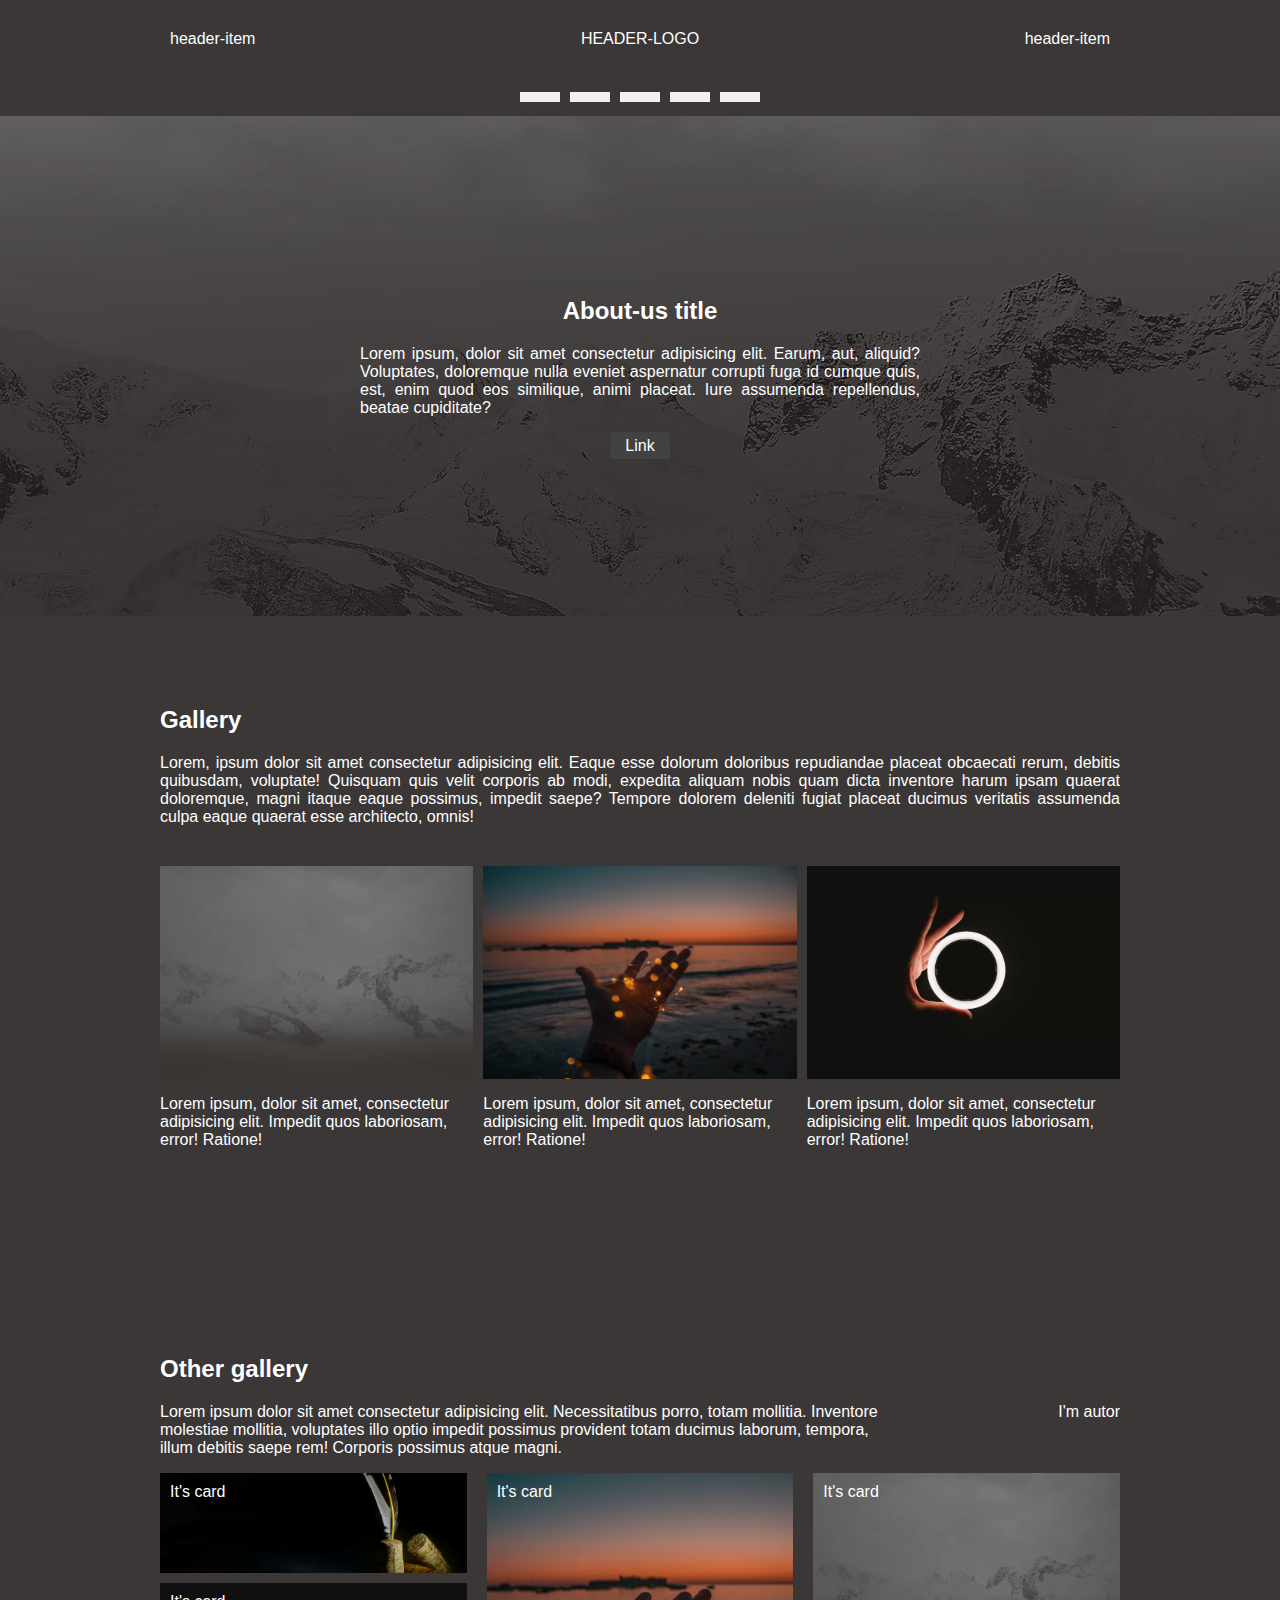
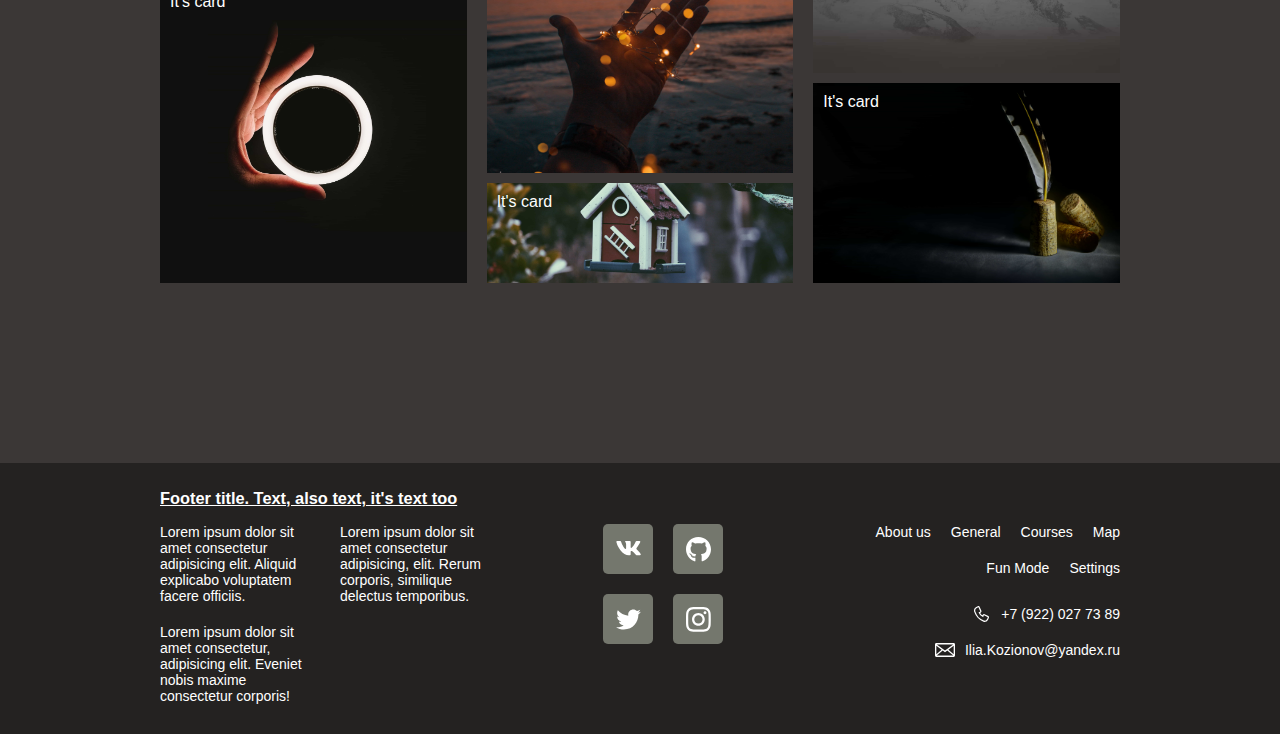
<file: C3-PO/index.html>
<!DOCTYPE html>
<html lang="en">

<head>
    <meta charset="UTF-8">
    <meta name="viewport" content="width=device-width, initial-scale=1.0">
    <link rel="stylesheet" href="style.css">
    <title>C3-PO</title>
</head>

<body>
<header class="page-header" >
    <span class="burger-line "><span class="burger-icon"><span></span></span></span>
    <div class="container">

        <div class="flex">
            <div class="flex-item">header-item</div>
            <div class="header-logo logo">HEADER-LOGO</div>
            <div class="flex-item">header-item</div>
        </div>
        <ul class="navbar-line">
            <li class="nav__item"><a href=""></a></li>
            <li class="nav__item"><a href=""></a></li>
            <li class="nav__item"><a href=""></a></li>
            <li class="nav__item"><a href=""></a></li>
            <li class="nav__item"><a href=""></a></li>
        </ul>
    </div>
</header>    <section class="about-us">
        <div class="container top-container">
            <h2 class="about-us__title">About-us title</h2>
            <p class="about-us__content">Lorem ipsum, dolor sit amet consectetur adipisicing elit. Earum, aut, aliquid? Voluptates, doloremque nulla eveniet aspernatur corrupti fuga id cumque quis, est, enim quod eos similique, animi placeat. Iure assumenda repellendus, beatae cupiditate?</p>
            <a href="" class="abut-us__link">Link</a>
        </div>
    </section>
    <section class="cards">
        <div class="container">
            <h2>Gallery</h2>
            <p class="crads__pre-text">
                Lorem, ipsum dolor sit amet consectetur adipisicing elit. Eaque esse dolorum doloribus repudiandae placeat obcaecati rerum, debitis quibusdam, voluptate! Quisquam quis velit corporis ab modi, expedita aliquam nobis quam dicta inventore harum ipsam quaerat doloremque, magni itaque eaque possimus, impedit saepe? Tempore dolorem deleniti fugiat placeat ducimus veritatis assumenda culpa eaque quaerat esse architecto, omnis!
            </p>
            <div class="flex">
                <div class="card">
                    <figure class="card__img">
                        <img src="img/hero-bg(mh).jpg" alt="">
                        <figcaption>This is img</figcaption>
                    </figure>
                    <p class="card__text">
                        Lorem ipsum, dolor sit amet, consectetur adipisicing elit. Impedit quos laboriosam, error! Ratione!
                    </p>
                </div>
                <div class="card">
                    <figure class="card__img">
                        <img src="img/1.jpg" alt="">
                        <figcaption>This is img</figcaption>
                    </figure>
                    <p class="card__text">
                        Lorem ipsum, dolor sit amet, consectetur adipisicing elit. Impedit quos laboriosam, error! Ratione!
                    </p>
                </div>
                <div class="card">
                    <figure class="card__img">
                        <img src="img/4.jpg" alt="">
                        <figcaption>This is img</figcaption>
                    </figure>
                    <p class="card__text">
                        Lorem ipsum, dolor sit amet, consectetur adipisicing elit. Impedit quos laboriosam, error! Ratione!
                    </p>
                </div>
            </div>
        </div>
    </section>
    <section class="cards-gallery">
        <div class="container">
            <h2>Other gallery</h2>
            <div class="flex">
                <p class="gallery__info">Lorem ipsum dolor sit amet consectetur adipisicing elit. Necessitatibus porro, totam mollitia. Inventore molestiae mollitia, voluptates illo optio impedit possimus provident totam ducimus laborum, tempora, illum debitis saepe rem! Corporis possimus atque magni.</p>
                <span class="gallery__autor">I'm autor</span>
            </div>
            <div class="cards-container">
                <div class="card-container">
                    <figure class="gallery__card card-S">
                        <figcaption>It's card</figcaption>
                        <img src="img/2.jpg" alt="">
                    </figure>
                    <div class="flex--column">
                        <span class="card-top">Card title is I</span>
                        <span class="card-bottom">Card ipsum a lot of string I need</span>
                    </div>
                </div>
                <div class="card-container">
                    <figure class="gallery__card card-L">
                        <figcaption>It's card</figcaption>
                        <img src="img/1.jpg" alt="">
                    </figure>
                    <div class="flex--column">
                        <span class="card-top">Card title is I</span>
                        <span class="card-bottom">Card ipsum a lot of string I need</span>
                    </div>
                </div>
                <div class="card-container">
                    <figure class="gallery__card card-M">
                        <figcaption>It's card</figcaption>
                        <img src="img/hero-bg(mh).jpg" alt="">
                    </figure>
                    <div class="flex--column">
                        <span class="card-top">Card title is I</span>
                        <span class="card-bottom">Card ipsum a lot of string I need</span>
                    </div>
                </div>
                <div class="card-container">
                    <figure class="gallery__card card-L">
                        <figcaption>It's card</figcaption>
                        <img src="img/4.jpg" alt="">
                    </figure>
                    <div class="flex--column">
                        <span class="card-top">Card title is I</span>
                        <span class="card-bottom">Card ipsum a lot of string I need</span>
                    </div>
                </div>
                <div class="card-container">
                    <figure class="gallery__card card-S">
                        <figcaption>It's card</figcaption>
                        <img src="img/3.jpg" alt="">
                    </figure>
                    <div class="flex--column">
                        <span class="card-top">Card title is I</span>
                        <span class="card-bottom">Card ipsum a lot of string I need</span>
                    </div>
                </div>
                <div class="card-container">
                    <figure class="gallery__card card-M">
                        <figcaption>It's card</figcaption>
                        <img src="img/2.jpg" alt="">
                    </figure>
                    <div class="flex--column">
                        <span class="card-top">Card title is I</span>
                        <span class="card-bottom">Card ipsum a lot of string I need</span>
                    </div>
                </div>
            </div>
        </div>
    </section>

<footer class="page-footer">
	<div class="container">
		<h3 class="footer-title">Footer title. Text, also text, it's text too</h3>
		<div class="flex">
			<div class="copyright">
				<span class="copyright-paragraph">
					Lorem ipsum dolor sit amet consectetur adipisicing elit. Aliquid explicabo voluptatem facere officiis.
				</span>
				<span class="copyright-paragraph">
					Lorem ipsum dolor sit amet consectetur adipisicing, elit. Rerum corporis, similique delectus temporibus.
				</span>
				<span class="copyright-paragraph">
					Lorem ipsum dolor sit amet consectetur, adipisicing elit. Eveniet nobis maxime consectetur corporis!
				</span>
			</div>
			<div class="social">
				<a href="" class="social-link social-vk"></a>
				<a href="" class="social-link social-git"></a>
				<a href="" class="social-link social-tw"></a>
				<a href="" class="social-link social-inst"></a>
			</div>
			<div class="footer__list">
				<div class="footer__nav">
					<a href="" class="footer__nav-item">About us</a>
					<a href="" class="footer__nav-item">General</a>
					<a href="" class="footer__nav-item">Courses</a>
					<a href="" class="footer__nav-item">Map</a>
					<a href="" class="footer__nav-item">Fun Mode</a>
					<a href="" class="footer__nav-item">Settings</a>
				</div>
				<div class="footer__contacts">
					<a href="mailto: Ilia.Kozionov@yandex.ru" class="footer__contact footer-phone">+7 (922) 027 73 89</a>
					<a href="tel: +7-922-027-73-89" class="footer__contact footer-email">Ilia.Kozionov@yandex.ru</a>
				</div>
			</div>
		</div>
	</div>
</footer>
    <script type="text/javascript" src="main.js"></script>
</body>

</html>
</file>
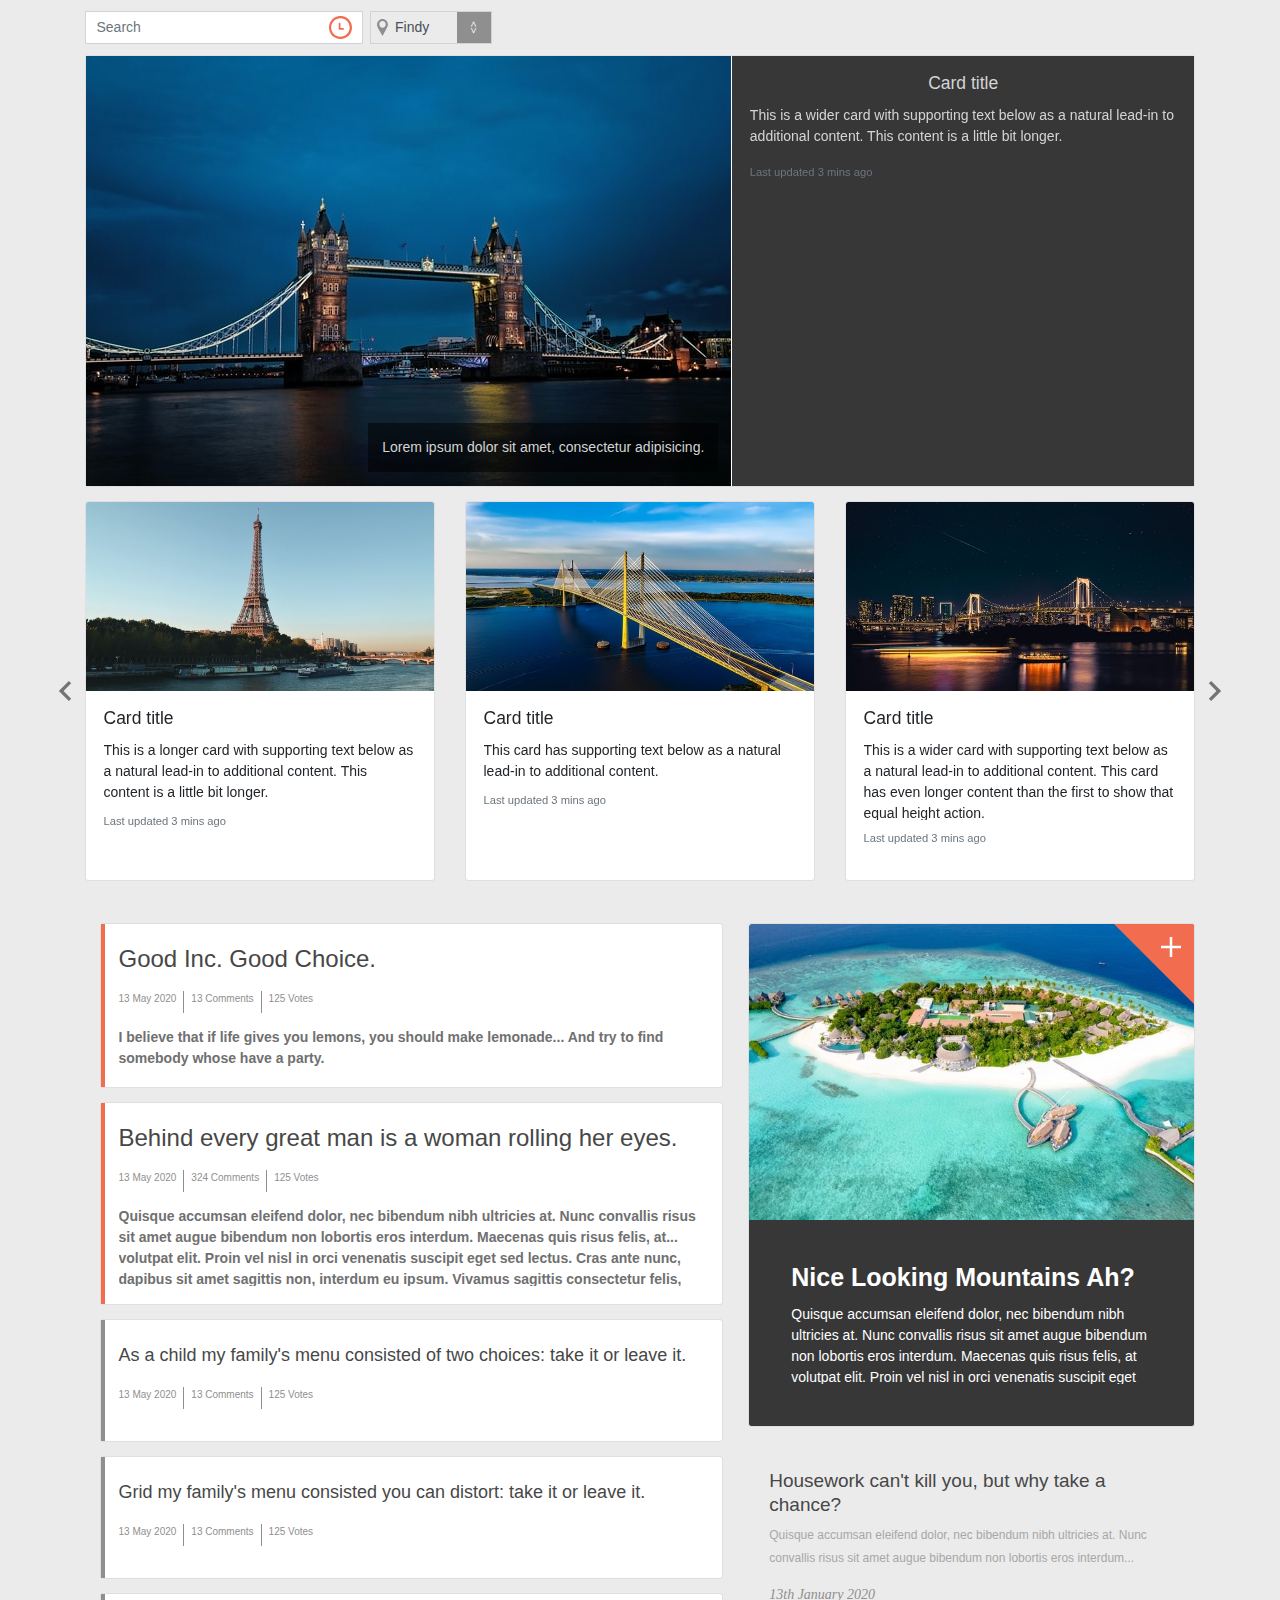
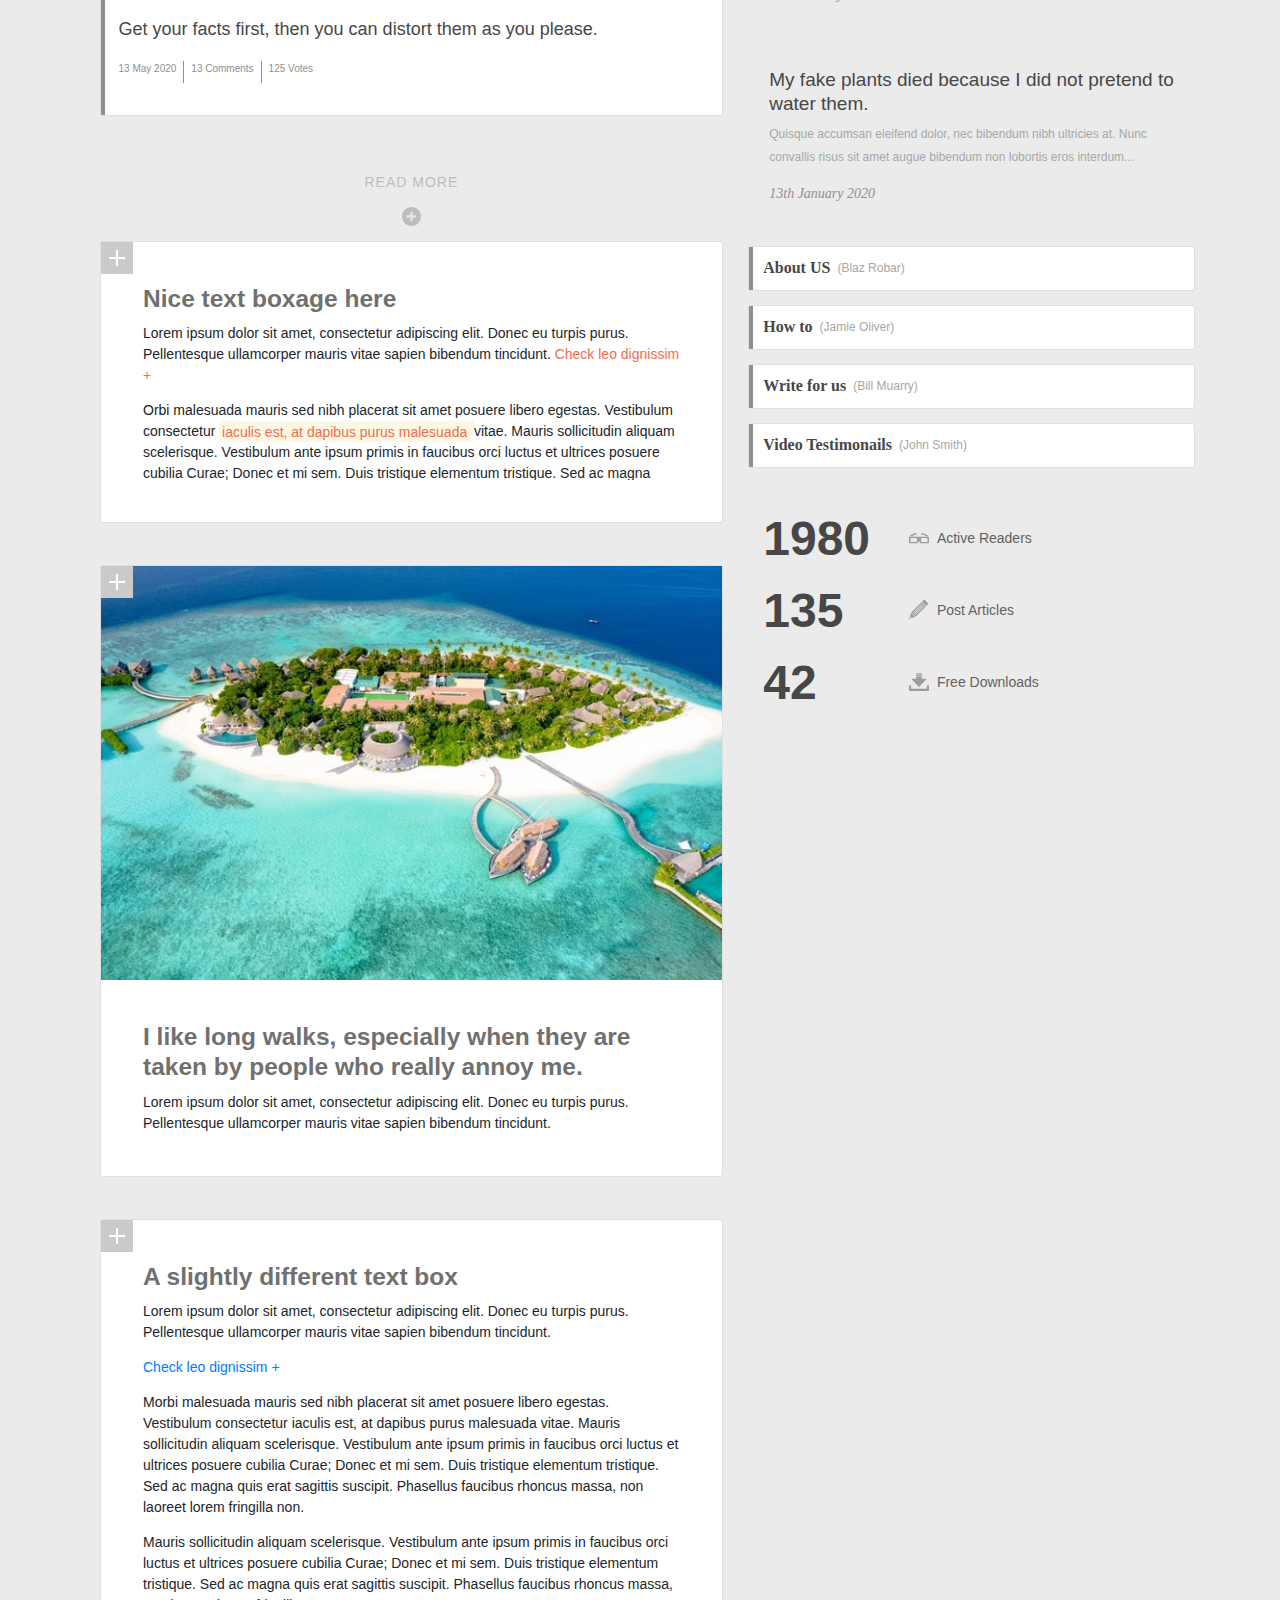
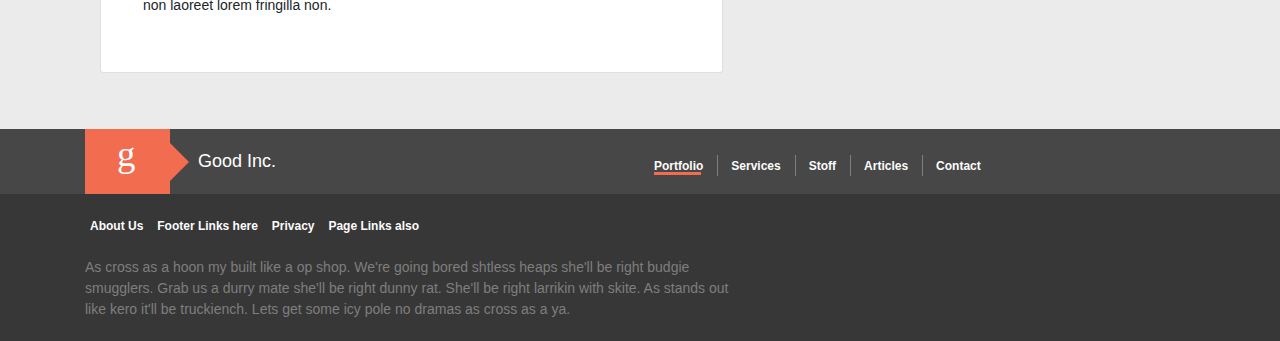
<file: GoodInk/index.html>
<!DOCTYPE html>
<html lang="en">
<head>
	<meta charset="UTF-8">
	<meta name="viewport" content="width=device-width, initial-scale=1, shrink-to-fit=no">
	<title>GoodInk</title>
	<link rel="stylesheet" href="css/style.css">
	<link rel="stylesheet" href="https://stackpath.bootstrapcdn.com/bootstrap/4.5.2/css/bootstrap.min.css" integrity="sha384-JcKb8q3iqJ61gNV9KGb8thSsNjpSL0n8PARn9HuZOnIxN0hoP+VmmDGMN5t9UJ0Z" crossorigin="anonymous">
	<link rel="shortcut icon" href="img/logo/favicon.ico" type="image/x-icon">
</head>
<body>

		<nav class="navbar navbar-light  " style="width: 100%;">
			<div class="container d-flex flex-column flex-sm-row justify-content-start">
		  <form class="form-inline position-relative col-12 col-sm-3 mr-sm-2 p-0">
		    <input class="form-control mr-sm-2 col-12 shadow-none rounded-0" type="search" placeholder="Search" aria-label="Search">
		    <button class="btn btn-outline-success my-2 my-sm-0 border-0 btn-search shadow-none" type="submit"></button>
		  </form>
		  <form class="col-12 col-sm-3 p-0">
		    <div class="form-row align-items-center m-0 p-0">
		      <div class="col-auto my-1 select-block p-0">
		        <label class="mr-sm-2 sr-only" for="inlineFormCustomSelect">Preference</label>
		        <select class="custom-select mr-sm-2 shadow-none rounded-0" id="inlineFormCustomSelect">
		          <option selected>Findy</option>
		          <option value="1">Krit</option>
		          <option value="2">London</option>
		          <option value="3">Georgia</option>
		        </select>
		      </div>
		   </div>
		  </form>
		  <script src="https://yastatic.net/es5-shims/0.0.2/es5-shims.min.js"></script>
			<script src="https://yastatic.net/share2/share.js"></script>
			<div class="ya-share2 ml-md-auto" data-services="vkontakte,facebook,odnoklassniki,twitter"></div>
		</div>
		</nav>

<article>

<section class="mb-5">
	<div class="container">
	<div id="carouselExampleSlidesOnly" class="carousel slide" data-ride="carousel">
	  <div class="carousel-inner">
	    <div class="carousel-item active">
	        <div class="card mb-3" >
	          <div class="row no-gutters">
	            <div class="col-md-7 slider__block-img">
	              <img src="img/slider/headSlider1.jpg" class="card-img rounded-0" alt="..." style="max-width: 645px;">
	              <span class="slider__img-text">Lorem ipsum dolor sit amet, consectetur adipisicing.</span>
	            </div>
	            <div class="col-md-5 card-content-text">
	              <div class="card-body d-flex flex-column align-items-center">
	                <h5 class="card-title">Card title</h5>
	                <p class="card-text">This is a wider card with supporting text below as a natural lead-in to additional content. This content is a little bit longer.</p>
	                <p class="card-text align-self-end"><small class="text-muted">Last updated 3 mins ago</small></p>
	              </div>
	            </div>
	          </div>
	        </div>
	    </div>
	    <div class="carousel-item">
	       <div class="card mb-3">
	          <div class="row no-gutters">
	            <div class="col-md-7 slider__block-img">
	              <img src="img/slider/headSlider2.jpg" class="card-img rounded-0" alt="..." style="max-width: 645px;">
	              <span class="slider__img-text">Explicabo obcaecati, dolores assumenda dignissimos ducimus. Accusamus, quo, quidem?</span>
	            </div>
	            <div class="col-md-5 card-content-text">
	              <div class="card-body d-flex flex-column align-items-center">
	                <h5 class="card-title">Card title</h5>
	                <p class="card-text">This is a wider card with supporting text below as a natural lead-in to additional content. This content is a little bit longer.</p>
	                <p class="card-text align-self-end"><small class="text-muted">Last updated 3 mins ago</small></p>
	              </div>
	            </div>
	          </div>
	        </div>
	    </div>
	    <div class="carousel-item">
	       <div class="card mb-3">
	          <div class="row no-gutters">
	            <div class="col-md-7 slider__block-img">
	              <img src="img/slider/headSlider3.jpg" class="card-img rounded-0" alt="..." style="max-width: 645px;">
	              <span class="slider__img-text">Cumque maiores, vitae veniam nobis natus!</span>
	            </div>
	            <div class="col-md-5 card-content-text">
	              <div class="card-body d-flex flex-column align-items-center">
	                <h5 class="card-title">Card title</h5>
	                <p class="card-text">This is a wider card with supporting text below as a natural lead-in to additional content. This content is a little bit longer.</p>
	                <p class="card-text align-self-end"><small class="text-muted">Last updated 3 mins ago</small></p>
	              </div>
	            </div>
	          </div>
	        </div>
	    </div>
	  </div>
	</div>
		<div id="carouselExampleControls" class="subslider carousel slide d-none d-sm-block" data-ride="carousel" style="max-height: 380px;">
	  <div class="carousel-inner">
	    <div class="carousel-item active unactive">
	      <div class="card-deck">
	        <div class="card">
	          <img src="img/slider/subslider1.jpg" class="card-img-top" alt="..." style="height: 50%; object-fit: cover;">
	          <div class="card-body">
	            <h5 class="card-title">Card title</h5>
	            <p class="card-text d-none d-md-block mb-2">This is a longer card with supporting text below as a natural lead-in to additional content. This content is a little bit longer.</p>
	            <p class="card-text d-none d-md-block"><small class="text-muted">Last updated 3 mins ago</small></p>
	          </div>
	        </div>
	        <div class="card">
	          <img src="img/slider/subslider2.jpg" class="card-img-top" alt="..." style="height: 50%; object-fit: cover;">
	          <div class="card-body">
	            <h5 class="card-title">Card title</h5>
	            <p class="card-text d-none d-md-block mb-2">This card has supporting text below as a natural lead-in to additional content.</p>
	            <p class="card-text d-none d-md-block"><small class="text-muted">Last updated 3 mins ago</small></p>
	          </div>
	        </div>
	        <div class="card">
	          <img src="img/slider/subslider3.jpg" class="card-img-top" alt="..." style="height: 50%; object-fit: cover;"> 
	          <div class="card-body">
	            <h5 class="card-title">Card title</h5>
	            <p class="card-text d-none d-md-block mb-2">This is a wider card with supporting text below as a natural lead-in to additional content. This card has even longer content than the first to show that equal height action.</p>
	            <p class="card-text d-none d-md-block"><small class="text-muted">Last updated 3 mins ago</small></p>
	          </div>
	        </div>
	      </div>
	    </div>
	    <div class="carousel-item unactive">
	      <div class="card-deck">
	        <div class="card">
	          <img src="img/slider/subslider1.jpg" class="card-img-top" alt="..." style="height: 50%; object-fit: cover;">
	          <div class="card-body">
	            <h5 class="card-title">Card title</h5>
	            <p class="card-text d-none d-md-block mb-2">This is a longer card with supporting text below as a natural lead-in to additional content. This content is a little bit longer.</p>
	            <p class="card-text d-none d-md-block"><small class="text-muted">Last updated 3 mins ago</small></p>
	          </div>
	        </div>
	        <div class="card">
	          <img src="img/slider/subslider4.jpg" class="card-img-top" alt="..." style="height: 50%; object-fit: cover;">
	          <div class="card-body">
	            <h5 class="card-title">Card title</h5>
	            <p class="card-text d-none d-md-block mb-2">This card has supporting text below as a natural lead-in to additional content.</p>
	            <p class="card-text d-none d-md-block"><small class="text-muted">Last updated 3 mins ago</small></p>
	          </div>
	        </div>
	        <div class="card">
	          <img src="img/slider/subslider2.jpg" class="card-img-top" alt="..." style="height: 50%; object-fit: cover;">
	          <div class="card-body">
	            <h5 class="card-title">Card title</h5>
	            <p class="card-text d-none d-md-block mb-2">This is a wider card with supporting text below as a natural lead-in to additional content. This card has even longer content than the first to show that equal height action.</p>
	            <p class="card-text d-none d-md-block"><small class="text-muted">Last updated 3 mins ago</small></p>
	          </div>
	        </div>
	      </div>
	    </div>
	    <div class="carousel-item unactive">
	      <div class="card-deck">
	        <div class="card">
	          <img src="img/slider/subslider3.jpg" class="card-img-top" alt="..." style="height: 50%; object-fit: cover;">
	          <div class="card-body">
	            <h5 class="card-title">Card title</h5>
	            <p class="card-text d-none d-md-block mb-2">This is a longer card with supporting text below as a natural lead-in to additional content. This content is a little bit longer.</p>
	            <p class="card-text d-none d-md-block"><small class="text-muted">Last updated 3 mins ago</small></p>
	          </div>
	        </div>
	        <div class="card">
	          <img src="img/slider/subslider1.jpg" class="card-img-top" alt="..." style="height: 50%; object-fit: cover;">
	          <div class="card-body">
	            <h5 class="card-title">Card title</h5>
	            <p class="card-text d-none d-md-block mb-2">This card has supporting text below as a natural lead-in to additional content.</p>
	            <p class="card-text d-none d-md-block"><small class="text-muted">Last updated 3 mins ago</small></p>
	          </div>
	        </div>
	        <div class="card">
	          <img src="img/slider/subslider2.jpg" class="card-img-top" alt="..." style="height: 50% ; object-fit: cover;">
	          <div class="card-body">
	            <h5 class="card-title">Card title</h5>
	            <p class="card-text d-none d-md-block mb-2">This is a wider card with supporting text below as a natural lead-in to additional content. This card has even longer content than the first to show that equal height action.</p>
	            <p class="card-text d-none d-md-block"><small class="text-muted">Last updated 3 mins ago</small></p>
	          </div>
	        </div>
	      </div>
	    </div>
	  </div>
	  <a class="carousel-control-prev" href="#carouselExampleControls" role="button" data-slide="prev">
	    <span class="carousel-control-prev-icon" aria-hidden="true"></span>
	    <span class="sr-only">Previous</span>
	  </a>
	  <a class="carousel-control-next" href="#carouselExampleControls" role="button" data-slide="next">
	    <span class="carousel-control-next-icon" aria-hidden="true"></span>
	    <span class="sr-only">Next</span>
	  </a>
	</div>
	</div>
</section>

<div class="container d-flex flex-column pr-0 flex-md-row">
	<section class="col-12 p-0 pr-1 col-md-8 col-xl-7">
		<div class="d-flex flex-column col-12">
			<div class="card preview-news-card important-new mb-3">
			  <div class="card-body">
			    <h5 class="card-title mb-3">Good Inc. Good Choice.</h5>
			    <div class="d-flex jastify-content-between mb-3">
			    	<span class="mr-sm-2">13 May 2020</span>
			    	<span class="line-vertical mr-2"></span>
			    	<span class="mr-sm-2"><a href="#">13 Comments</a></span>
			    	<span class="line-vertical mr-2"></span>
			    		<span>125 Votes</span>
			    </div>
			    <p class="card-text">I believe that if life gives you lemons, you should make lemonade... And try to find somebody whose have a party. </p>
			  </div>
			</div>
			<div class="card preview-news-card d-flex flex-column important-new mb-3">
			  <div class="card-body">
			    <h5 class="card-title mb-3">Behind every great man is a woman rolling her eyes. </h5>
			    <div class="d-flex jastify-content-between mb-3">
			    	<span class="mr-sm-2">13 May 2020</span>
			    	<span class="line-vertical mr-2"></span>
			    	<span class="mr-sm-2"><a href="#">324 Comments</a></span>
			    	<span class="line-vertical mr-2"></span>
			    		<span>125 Votes</span>
			    </div>
			    <p class="card-text">Quisque accumsan eleifend dolor, nec bibendum nibh ultricies at. Nunc convallis risus sit amet augue bibendum non lobortis eros interdum. Maecenas quis risus felis, at...
 volutpat elit. Proin vel nisl in orci venenatis suscipit eget sed lectus. Cras ante nunc, dapibus sit amet sagittis non, interdum eu ipsum. Vivamus sagittis consectetur felis, vel auctor dui rhoncus nec. Cras eleifend ornare diam, at iaculis arcu bibendum at.</p>
			  </div>
			</div>
			<div class="card preview-news-card usually-new mb-3">
			  <div class="card-body">
			    <h5 class="card-title mb-3">As a child my family's menu consisted of two choices: take it or leave it. </h5>
			    <div class="d-flex jastify-content-between mb-3">
			    	<span class="mr-sm-2">13 May 2020</span>
			    	<span class="line-vertical mr-2"></span>
			    	<span class="mr-sm-2"><a href="#">13 Comments</a></span>
			    	<span class="line-vertical mr-2"></span>
			    		<span>125 Votes</span>
			    </div>
			  </div>
			</div>
			<div class="card preview-news-card usually-new mb-3">
			  <div class="card-body">
			    <h5 class="card-title mb-3">Grid my family's menu consisted you can distort: take it or leave it. </h5>
			    <div class="d-flex jastify-content-between mb-3">
			    	<span class="mr-sm-2">13 May 2020</span>
			    	<span class="line-vertical mr-2"></span>
			    	<span class="mr-sm-2"><a href="#">13 Comments</a></span>
			    	<span class="line-vertical mr-2"></span>
			    		<span>125 Votes</span>
			  </div>
			</div>
		</div>
			<div class="card preview-news-card usually-new mb-3">
			  <div class="card-body">
			    <h5 class="card-title mb-3">Get your facts first, then you can distort them as you please. </h5>
			    <div class="d-flex mb-3">
			    	<span class="mr-sm-2">13 May 2020</span>
			    	<span class="line-vertical mr-2"></span>
			    	<span class="mr-sm-2"><a href="#">13 Comments</a></span>
			    	<span class="line-vertical mr-2"></span>
			    	<span>125 Votes</span>
			    </div>
			  </div>
			</div>
			<div class="card preview-news-card usually-new mb-3 d-none">
			  <div class="card-body">
			    <h5 class="card-title mb-3">1  Get your facts first, then you can distort them as you please. </h5>
			    <div class="d-flex mb-3">
			    	<span class="mr-sm-2">13 May 2020</span>
			    	<span class="line-vertical mr-2"></span>
			    	<span class="mr-sm-2"><a href="#">13 Comments</a></span>
			    	<span class="line-vertical mr-2"></span>
			    	<span>125 Votes</span>
			    </div>
			  </div>
			</div>
			<div class="card preview-news-card usually-new mb-3 d-none">
			  <div class="card-body">
			    <h5 class="card-title mb-3"> 2 Get your facts first, then you can distort them as you please. </h5>
			    <div class="d-flex mb-3">
			    	<span class="mr-sm-2">13 May 2020</span>
			    	<span class="line-vertical mr-2"></span>
			    	<span class="mr-sm-2"><a href="#">13 Comments</a></span>
			    	<span class="line-vertical mr-2"></span>
			    	<span>125 Votes</span>
			    </div>
			  </div>
			</div>
			<div class="card preview-news-card usually-new mb-3 d-none">
			  <div class="card-body">
			    <h5 class="card-title mb-3"> 3 Get your facts first, then you can distort them as you please. </h5>
			    <div class="d-flex mb-3">
			    	<span class="mr-sm-2">13 May 2020</span>
			    	<span class="line-vertical mr-2"></span>
			    	<span class="mr-sm-2"><a href="#">13 Comments</a></span>
			    	<span class="line-vertical mr-2"></span>
			    	<span>125 Votes</span>
			    </div>
			  </div>
			</div>
			<div class="card preview-news-card usually-new mb-3 d-none">
			  <div class="card-body">
			    <h5 class="card-title mb-3"> 4 Get your facts first, then you can distort them as you please. </h5>
			    <div class="d-flex mb-3">
			    	<span class="mr-sm-2">13 May 2020</span>
			    	<span class="line-vertical mr-2"></span>
			    	<span class="mr-sm-2"><a href="#">13 Comments</a></span>
			    	<span class="line-vertical mr-2"></span>
			    	<span>125 Votes</span>
			    </div>
			  </div>
			</div>
			<div class="card preview-news-card usually-new mb-3 d-none">
			  <div class="card-body">
			    <h5 class="card-title mb-3"> 5 Get your facts first, then you can distort them as you please. </h5>
			    <div class="d-flex mb-3">
			    	<span class="mr-sm-2">13 May 2020</span>
			    	<span class="line-vertical mr-2"></span>
			    	<span class="mr-sm-2"><a href="#">13 Comments</a></span>
			    	<span class="line-vertical mr-2"></span>
			    	<span>125 Votes</span>
			    </div>
			  </div>
			</div>
			<div class="card preview-news-card usually-new mb-3 d-none">
			  <div class="card-body">
			    <h5 class="card-title mb-3"> 6 Get your facts first, then you can distort them as you please. </h5>
			    <div class="d-flex mb-3">
			    	<span class="mr-sm-2">13 May 2020</span>
			    	<span class="line-vertical mr-2"></span>
			    	<span class="mr-sm-2"><a href="#">13 Comments</a></span>
			    	<span class="line-vertical mr-2"></span>
			    	<span>125 Votes</span>
			    </div>
			  </div>
			</div>
			<div class="card preview-news-card usually-new mb-3 d-none">
			  <div class="card-body">
			    <h5 class="card-title mb-3"> 7 Get your facts first, then you can distort them as you please. </h5>
			    <div class="d-flex mb-3">
			    	<span class="mr-sm-2">13 May 2020</span>
			    	<span class="line-vertical mr-2"></span>
			    	<span class="mr-sm-2"><a href="#">13 Comments</a></span>
			    	<span class="line-vertical mr-2"></span>
			    	<span>125 Votes</span>
			    </div>
			  </div>
			</div>
			<div class="read-more d-flex flex-column align-items-center mn-auto mb-3 mt-5" id="readMoreBlock">
				<span class="mb-3">READ MORE</span>
				<button id="readMoreButton"></button>
			</div>

			<div class="card card-news mb-5">
				<a href="#" class="link-plus"></a>
			  <div class="card-body p-5">
			    <h3 class="card-title">Nice text boxage here</h3>
			    <p class="card-text">Lorem ipsum dolor sit amet, consectetur adipiscing elit. Donec eu turpis purus. Pellentesque ullamcorper mauris vitae sapien bibendum tincidunt. <a href="#" class="read-more-link">Check leo dignissim + </a></p>
			    <p class="card-text">Orbi malesuada mauris sed nibh placerat sit amet posuere libero egestas. Vestibulum consectetur <mark>iaculis est, at dapibus purus malesuada </mark> vitae. Mauris sollicitudin aliquam scelerisque. Vestibulum ante ipsum primis in faucibus orci luctus et ultrices posuere cubilia Curae; Donec et mi sem. Duis tristique elementum tristique. Sed ac magna quis erat sagittis suscipit. Phasellus faucibus rhoncus massa, non laoreet lorem fringilla non.</p>
			  </div>
			</div>
			<div class="card card-news mb-5">
				<a href="#" class="link-plus"></a>
				<img src="img/slider/land.jpg" alt="">
			  <div class="card-body p-5">
			    <h3 class="card-title">I like long walks, especially when they are taken by people who really annoy me. </h3>
			    <p class="card-text">Lorem ipsum dolor sit amet, consectetur adipiscing elit. Donec eu turpis purus. Pellentesque ullamcorper mauris vitae sapien bibendum tincidunt. </p>
			     </div>
			</div>
			<div class="card card-news mb-5">
				<a href="#" class="link-plus"></a>
			  <div class="card-body p-5">
			    <h3 class="card-title">A slightly different text box </h3>
			    <p class="card-text">Lorem ipsum dolor sit amet, consectetur adipiscing elit. Donec eu turpis purus. Pellentesque ullamcorper mauris vitae sapien bibendum tincidunt. </p>
			    <a href="#" class="card-text d-block mb-3">Check leo dignissim + </a>
			    <p>Morbi malesuada mauris sed nibh placerat sit amet posuere libero egestas. Vestibulum consectetur iaculis est, at dapibus purus malesuada vitae. Mauris sollicitudin aliquam scelerisque. Vestibulum ante ipsum primis in faucibus orci luctus et ultrices posuere cubilia Curae; Donec et mi sem. Duis tristique elementum tristique. Sed ac magna quis erat sagittis suscipit. Phasellus faucibus rhoncus massa, non laoreet lorem fringilla non.</p>
			    <p>Mauris sollicitudin aliquam scelerisque. Vestibulum ante ipsum primis in faucibus orci luctus et ultrices posuere cubilia Curae; Donec et mi sem. Duis tristique elementum tristique. Sed ac magna quis erat sagittis suscipit. Phasellus faucibus rhoncus massa, non laoreet lorem fringilla non.</p>
			     </div>
			</div>
		</div>
	</section>

	<aside class="pl-2 mr-1 col-12 col-md-4 col-xl-5">
		<div class="card aside-card mb-4">
		  <img src="img/slider/land.jpg" class="card-img-top" alt="..." />
		  <a href="#" class="link-plus-orange"></a>
		  <div class="card-body p-5">
		    <h3 class="card-title">Nice Looking Mountains Ah? </h3>
		    <p class="card-text">Quisque accumsan eleifend dolor, nec bibendum nibh ultricies at. Nunc convallis risus sit amet augue bibendum non lobortis eros interdum. Maecenas quis risus felis, at volutpat elit. Proin vel nisl in orci venenatis suscipit eget sed lectus. </p>
		  </div>
		</div>
		<div class="d-flex flex-column p-4 aside-post mb-4">
			<a href="#"><h5>Housework can't kill you, but why take a chance? </h5></a>
			<a href="#"><p>Quisque accumsan eleifend dolor, nec bibendum nibh ultricies at. Nunc convallis risus sit amet augue bibendum non lobortis eros interdum...</p></a>
			<span class="data-string">13th January 2020</span>
		</div>
		<div class="d-flex flex-column p-4 aside-post mb-4">
			<a href="#"><h5>My fake plants died because I did not pretend to water them.</h5></a>
			<a href="#"><p>Quisque accumsan eleifend dolor, nec bibendum nibh ultricies at. Nunc convallis risus sit amet augue bibendum non lobortis eros interdum...</p></a>
			<span class="data-string">13th January 2020</span>
		</div>
		<nav class="d-flex flex-column mb-4">
			<div class="card aside-nav-card usually-new mb-3">
			  <div class="card-body d-flex align-items-end p-1 pl-3">
			    <a href="#"><h5 class="card-title m-0 p-0 pr-2">About US</h5></a>
			    <span class="aside__author-string">(Blaz Robar)</span>
			 </div>
			</div>
			<div class="card aside-nav-card usually-new mb-3">
			  <div class="card-body d-flex align-items-end p-1 pl-3">
			    <a href="#"><h5 class="card-title m-0 p-0 pr-2">How to</h5></a>
			    <span class="aside__author-string">(Jamie Oliver)</span>
			 </div>
			</div>
			<div class="card aside-nav-card usually-new mb-3">
			  <div class="card-body d-flex align-items-end p-1 pl-3">
			    <a href="#"><h5 class="card-title m-0 p-0 pr-2">Write for us</h5></a>
			    <span class="aside__author-string">(Bill Muarry)</span>
			 </div>
			</div>
			<div class="card aside-nav-card usually-new mb-3">
			  <div class="card-body d-flex align-items-end p-1 pl-3">
			    <a href="#"><h5 class="card-title m-0 p-0 pr-2">Video Testimonails</h5></a>
			    <span class="aside__author-string">(John Smith)</span>
			 </div>
			</div>
		</nav>

		<div class="d-flex col-12 aside-info">
			<ul class="col-12 p-0 d-sm-flex justify-content-between flex-md-column">
				<li class="d-flex justify-content-start flex-column align-items-end flex-lg-row align-items-lg-center"><span class="info-value__num  col-10 col-sm-8 col-md-10 p-0 col-lg-7 col-xl-5">1980</span><span class="info-keys key-readers col-10 col-sm-7 p-0 col-md-10 col-lg-6">Active Readers</span></li>
				<li class="d-flex justify-content-start flex-column align-items-end flex-lg-row align-items-lg-center"><span class="info-value__num  col-10 col-sm-8 col-md-10 p-0 col-lg-7 col-xl-5">135</span><span class="info-keys key-post col-10  p-0 col-lg-6">Post Articles</span></li>
				<li class="d-flex justify-content-start flex-column align-items-end flex-lg-row align-items-lg-center"><span class="info-value__num  col-10 col-sm-8 col-md-10 p-0 col-lg-7 col-xl-5">42</span><span class="info-keys key-downloads col-10  p-0 col-lg-6" >Free Downloads</span></li>
			</ul>
		</div>
	</aside>
</div>
</article>


<footer>
	<div class="container d-flex justify-content-between p-0 align-items-center mt-3">
		<div class="logo-block col-3 d-flex align-items-center">
			<span class="logo col-4"></span>
			<span class="logo-text">Good Inc.</span>
		</div>
		<nav class="navbar navbar-expand-md navbar-light shadow-none col-md-6 col-4 col-sm-2 mt-md-n3">
  <button class="navbar-toggler shadow-none outline-none" type="button" data-toggle="collapse" data-target="#navbarNav" aria-controls="navbarNav" aria-expanded="false" aria-label="Toggle navigation">
    <span class="navbar-toggler-icon"></span>
  </button>
  <div class="collapse navbar-collapse position-absolute" id="navbarNav">
    <ul class="navbar-nav position-absolute ">
      <li class="nav-item active">
        <a href="#" class="active nav-item ">Portfolio</a>
      </li>
      <li class="nav-item">
        <a href="#" class="nav-item ">Services</a>
      </li>
      <li class="nav-item">
        <a href="#" class="nav-item">Stoff</a>
      </li>
      <li class="nav-item">
        <a href="#" class="nav-item">Articles</a>
      </li>
      <li class="nav-item">
        <a href="#" class="nav-item">Contact</a>
      </li>
    </ul>
  </div>
</nav>
	</div>
	<div class="container-fill">
		<div class="container d-flex flex-column">
			<nav class="mt-4">
				<a href="#">About Us</a>
				<a href="#">Footer Links here</a>
				<a href="#">Privacy</a>
				<a href="#">Page Links also</a>
			</nav>
			<span class=" col-12 col-md-7 d-block mt-4 mb-4 p-0">As cross as a hoon my built like a op shop. We're going bored shtless heaps she'll be right budgie smugglers. Grab us a durry mate she'll be right dunny rat. She'll be right larrikin with skite. As stands out like kero it'll be truckiench. Lets get some icy pole no dramas as cross as a ya.</span>
		</div>
	</div>
</footer>

	<!---JS Section-->
	<script src="https://code.jquery.com/jquery-3.5.1.slim.min.js" integrity="sha384-DfXdz2htPH0lsSSs5nCTpuj/zy4C+OGpamoFVy38MVBnE+IbbVYUew+OrCXaRkfj" crossorigin="anonymous"></script>
	<script src="https://cdn.jsdelivr.net/npm/popper.js@1.16.1/dist/umd/popper.min.js" integrity="sha384-9/reFTGAW83EW2RDu2S0VKaIzap3H66lZH81PoYlFhbGU+6BZp6G7niu735Sk7lN" crossorigin="anonymous"></script>
	<script src="https://stackpath.bootstrapcdn.com/bootstrap/4.5.2/js/bootstrap.min.js" integrity="sha384-B4gt1jrGC7Jh4AgTPSdUtOBvfO8shuf57BaghqFfPlYxofvL8/KUEfYiJOMMV+rV" crossorigin="anonymous"></script>
	<script src="js/slick.min.js"></script>
	<script src="js/jquery-3.5.1.min.js"></script>
	<script src="js/script.js"></script>
</body>
</html>
</file>
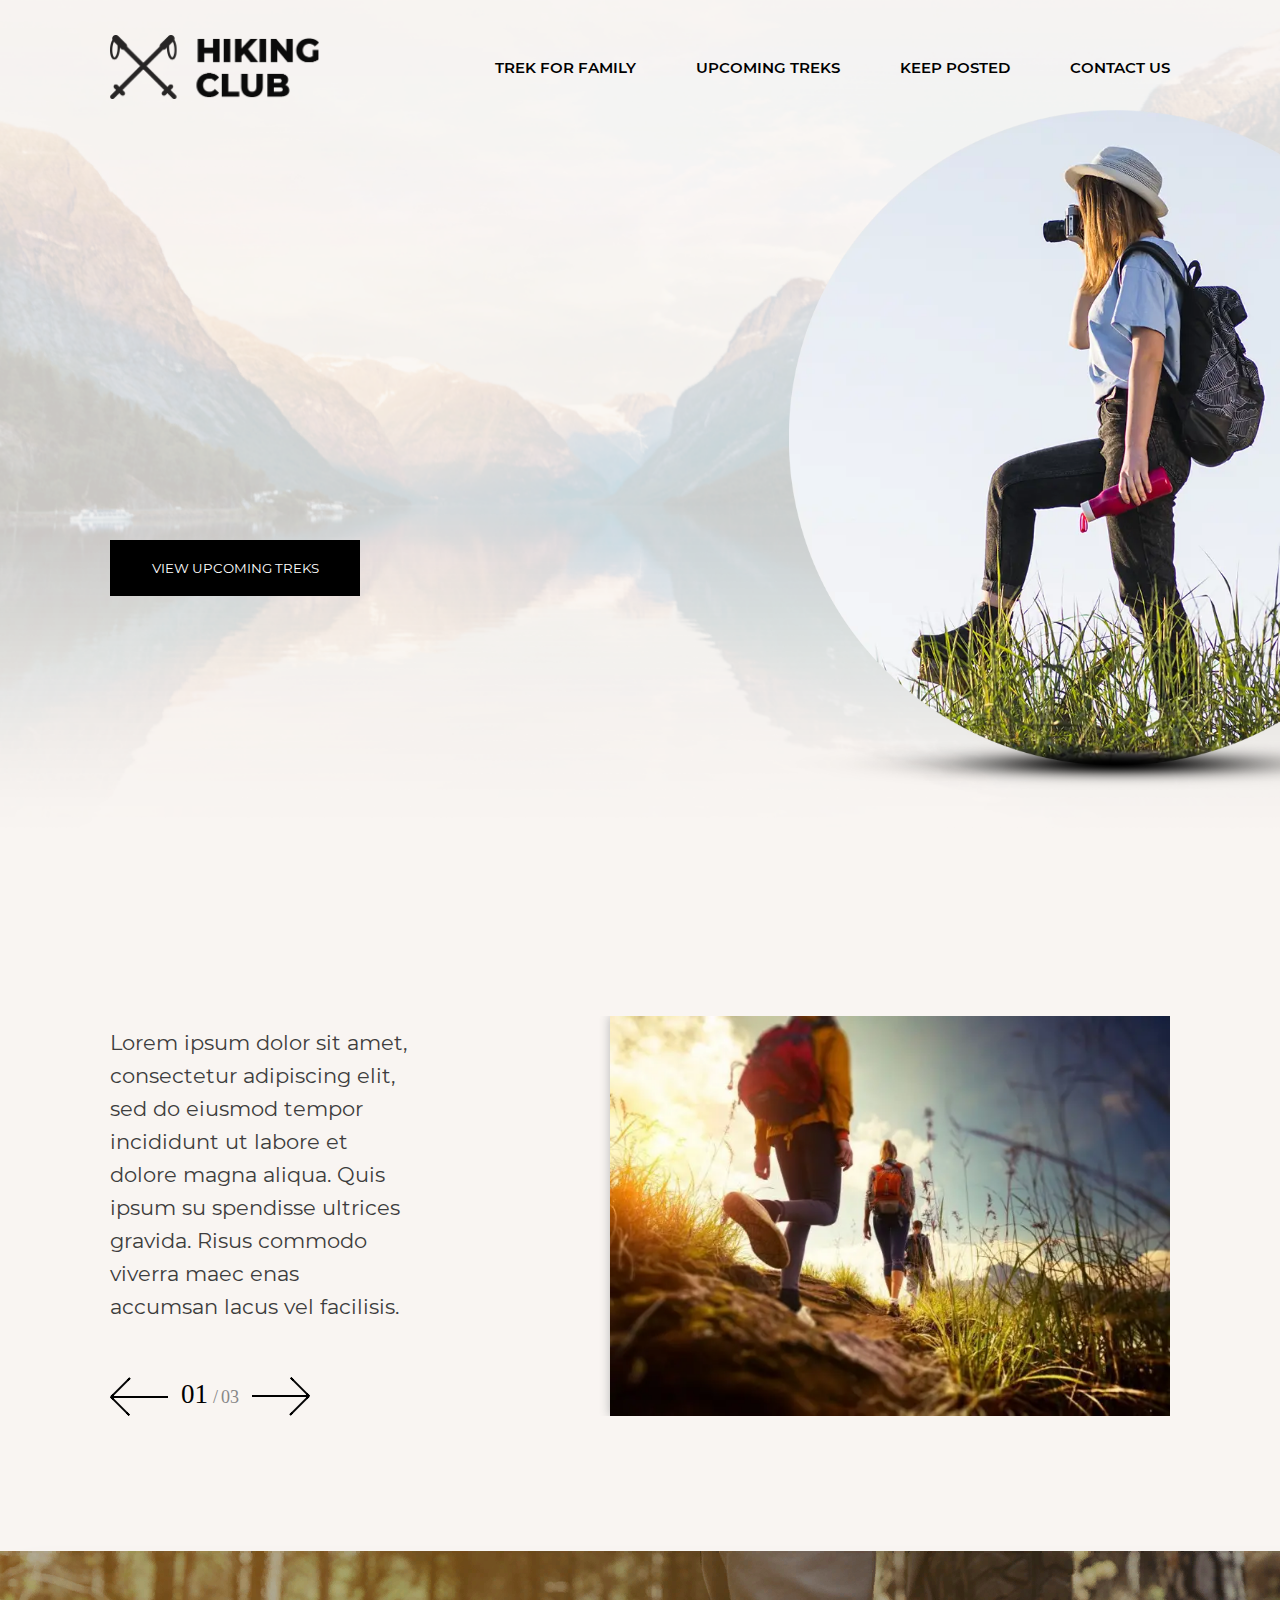
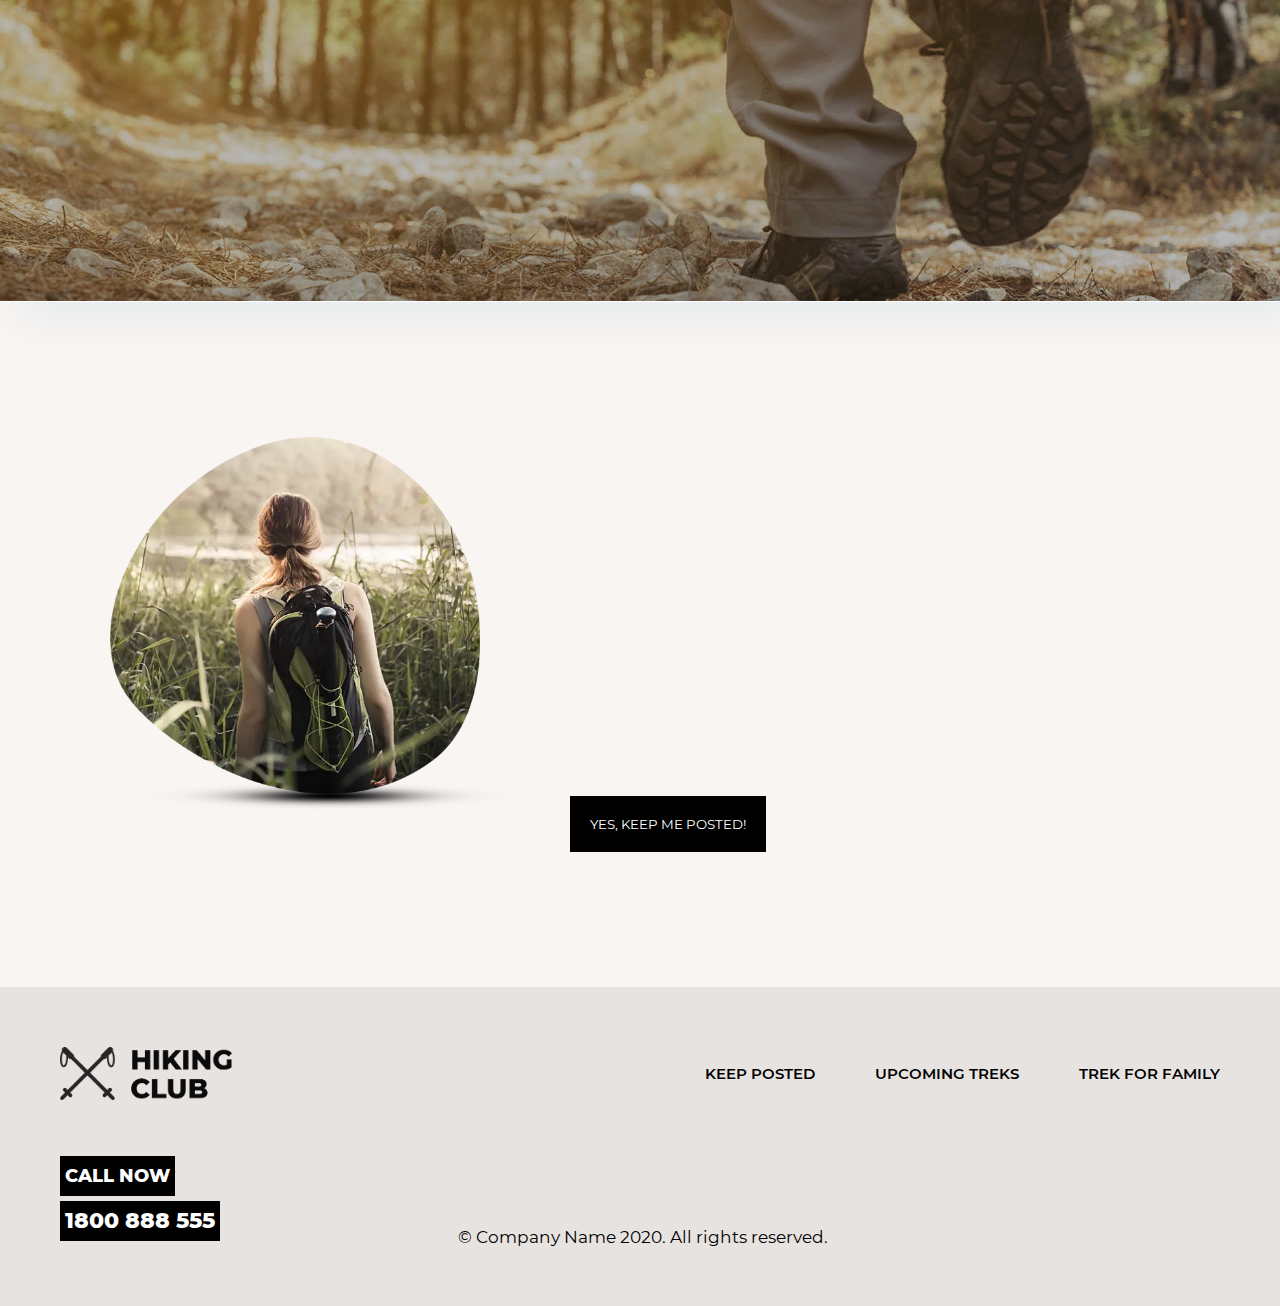
<file: Hiking store/index.html>
<!DOCTYPE html>
<html lang="en">
<head>
	<meta charset="UTF-8">
	<meta name="viewport" content="width=device-width">
	<title>Hiking store</title>
	<link rel="stylesheet" href="css/style.min.css">
	<link rel="stylesheet" href="https://maxcdn.bootstrapcdn.com/font-awesome/4.5.0/css/font-awesome.min.css">
</head>
<body class="none over">
	<div class="wrapper">

		<header>
			<div class="full-width-container row header-bg">
				<div class="image-header row_colum">
					<picture><source srcset="img/content/headerImage.webp" type="image/webp"><img src="img/content/headerImage.png" alt="" class="image-header__general-img"></picture>
					<picture><source srcset="img/decorations/shadow1.svg" type="image/webp"><img src="img/decorations/shadow1.svg" alt="" class="shadow"></picture>
				</div>
				<div class="container">
					<div class="nav nav_row">
						<div class="logo logo_row">
							<picture><source srcset="img/logo/logo.svg" type="image/webp"><img src="img/logo/logo.svg" alt=""></picture>
						</div>
						<nav class="row">
							
							<a href="#trek-family" class="js-scroll-buttons">TREK FOR FAMILY</a>
							<a href="#upcoming" class="js-scroll-buttons">UPCOMING TREKS</a>
							<a href="#want-block" class="js-scroll-buttons">KEEP POSTED</a>
							<a href="#contacts" class="js-scroll-buttons">CONTACT US</a>
						</nav>
					</div>
					<div class="top-block">
						<div class="top-block__content row_colum">
							<h3 class="top-block__string">CLIMB FOR BETTER</h3>
							<h1 class="top-block__string">GET OUT NOW</h1>
							<span class="top-block__span top-block__string">Join us for the weeekend to climb <br> the highest peak in England</span>
							<button class="button js-button-scroll" value="#upcoming">View upcoming Treks</button>
						</div>
					</div>
				</div>
			</div>
		</header>

		<div class="body">
			<div class="container">
				<div class="choose page-item" >
					<div class="title animation_off-down" id="chooseTitle">
						<div class="title__choose" id="upcoming">CHOOSE</div>
						<h2 class="title-text">These Best <br> Treks For Spring</h2>
					</div>
						<div class="choose__text text transform-to-opacity" id="slider-text-1">
							Lorem ipsum dolor sit amet, consectetur adipiscing elit, sed do eiusmod tempor    incididunt ut labore et dolore magna aliqua. Quis ipsum su spendisse ultrices gravida. Risus commodo viverra maec  enas accumsan lacus vel facilisis. 
						</div>
						<div class="choose__text text transform-to-opacity" id="slider-text-2">
							Incididunt ut labore et dolore magna aliqua. Quis ipsum su spendisse ultrices gravida. Risus commodo viverra maec  enas accumsan lacus vel facilisis. Lorem ipsum dolor sit amet, consectetur adipiscing elit, sed do eiusmod tempor. 
						</div>
						<div class="choose__text text transform-to-opacity" id="slider-text-3">
							Risus commodo viverra maec  enas accumsan lacus vel facilisis. Lorem ipsum dolor sit amet, consectetur adipiscing elit, sed do eiusmod tempor incididunt ut labore et dolore magna aliqua. Quis ipsum su spendisse ultrices gravida.
						</div>
						<div class="slider">
							<div class="slider-item">
								<picture><source srcset="img/slider/sliderImage1.webp" type="image/webp"><img src="img/slider/sliderImage1.jpg" alt="1"></picture>
							</div>
							<div class="slider-item">
								<picture><source srcset="img/slider/sliderImage3.webp" type="image/webp"><img src="img/slider/sliderImage3.jpg" alt="2"></picture>
							</div>
							<div class="slider-item">
								<picture><source srcset="img/slider/sliderImage2.webp" type="image/webp"><img src="img/slider/sliderImage2.png" alt="3" id="lastSlide"></picture>
							</div>
						</div>
						<div class="slider-control">
							<div class="row">
								<button class="arrow-left js-slider-arrow"></button>
								<span class="num-this-slide"></span>/<span class="num-last-slide"></span>
							<button class="arrow-right  js-slider-arrow"></button></div>
						</div>
					</div>
				</div>
				<div class="full-width-container full-width-img page-item" id="trek-family">
					<div class="img-txt-container row_colum opacity-0" id="js-full-width">
						<h2>We’re Largest & Safest <br> Hiking Organisation</h2>
						<p>Lorem ipsum dolor sit amet, consectetur adipiscing elit, sed do eiusmod tempor incididunt ut labore et dolore magna aliqua. </p>
					</div>		
				</div>
				<div class="want-block page-item">
					<div class="mailing_modal modal display_none" id="keep-posted-modal">
									<form action="">
										<input type="text" placeholder="Name">
										<input type="email" placeholder="e-mail">
										<div class="check-text display_none">Are you sure?</div>
										<button class="keep-posted-button" id="keep-posted">Keep posted</button>
										<button class="button button-close close-modal" id="js-close-modal">Close</button>
									</form>
									</div>
					<div class="container">
						<div class="row">
							<div class="want-img">
								<picture><source srcset="img/content/Image.webp" type="image/webp"><img src="img/content/Image.png" alt=""></picture>
							</div>
							<div class="want-text-block keep-posted" id="want-block">
								
								<h2 class="animation_off-down js-want-animation">Want To Stay In Touch With The Hiking World?</h2>
								<div class="want-text animation_off-down js-want-animation">Lorem ipsum dolor sit amet, consectetur adipiscing elit, sed do eiusmod tempor incididunt ut labore et dolore magna aliqua. Quis ipsum suspendisse ultrices gravida. Risus commodo viverra maecenas accumsan lacus vel facilisis. </div>	
								<button class="button" id="js-open-modal" value="#keep-posted-modal">Yes, Keep me posted!</button>
										
							</div>
						</div>
					</div>
				</div>
		</div>
	</div>

	<footer>
		<div class="row_colum">
				<div class="nav nav_row footer-nav">
						<div class="logo logo_row">
							<div class="footer-logo"><picture><source srcset="img/logo/logo.svg" type="image/webp"><img src="img/logo/logo.svg" alt=""></picture></div>
							
						</div>
						<nav class="row" id="contacts">
							<a href="#want-block" class="js-scroll-buttons">KEEP POSTED</a>
							<a href="#upcoming" class="js-scroll-buttons">UPCOMING TREKS</a>
							<a href="#trek-family" class="js-scroll-buttons">TREK FOR FAMILY</a>
						</nav>
					</div>
			<div class="contacts row">
				<div class="call">
					<span>Call Now</span> <br> <span>1800 888 555</span>
				</div>
				<div class="social-media">
					<script src="https://yastatic.net/es5-shims/0.0.2/es5-shims.min.js"></script>
<script src="https://yastatic.net/share2/share.js"></script>
<div class="ya-share2" data-services="vkontakte,facebook,odnoklassniki,twitter"></div>
				</div>
				<span class="copyright">© Company Name 2020. All rights reserved.</span>
			</div>
		</div>
	</footer>
	



	<!---JS Section-->
	<script src="js/jquery-3.5.1.min.js"></script>
	<script src="js/slick.min.js"></script>
	<script src="js/script.min.js"></script>
</body>
</html>
</file>
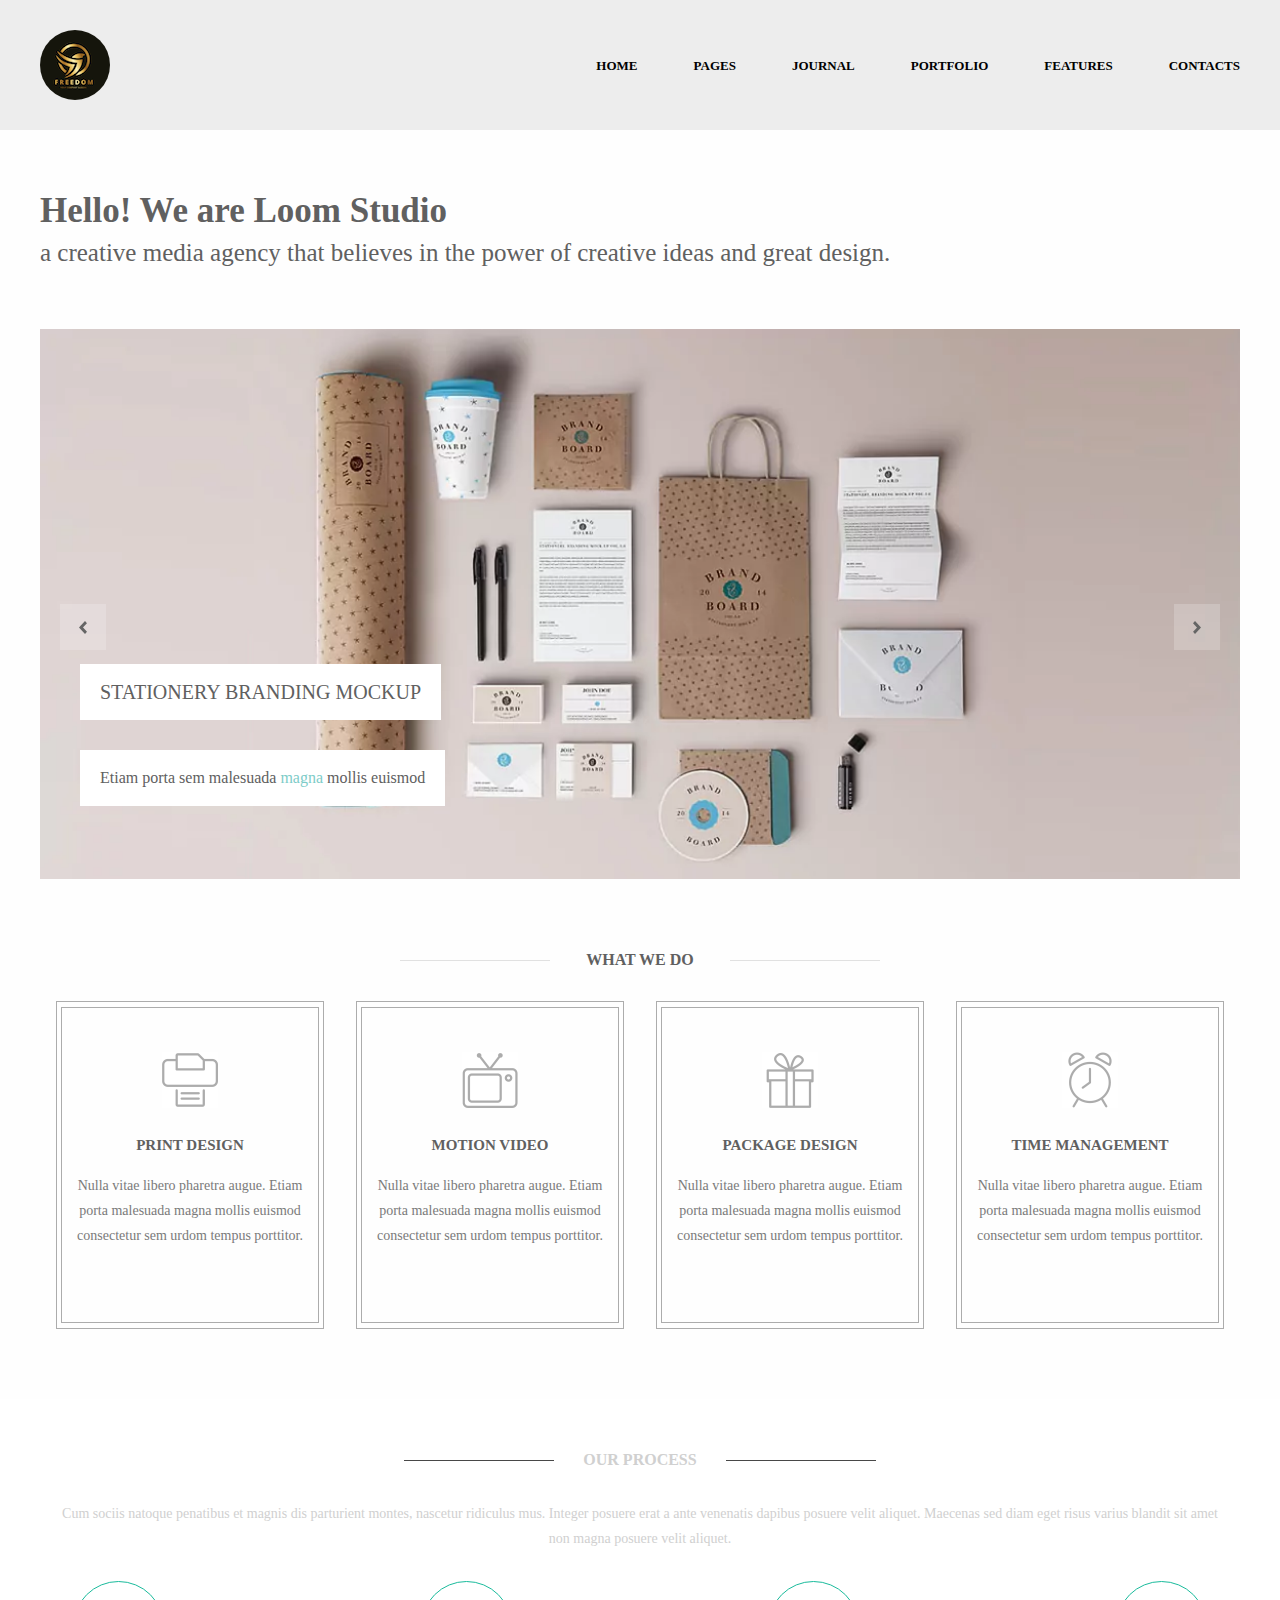
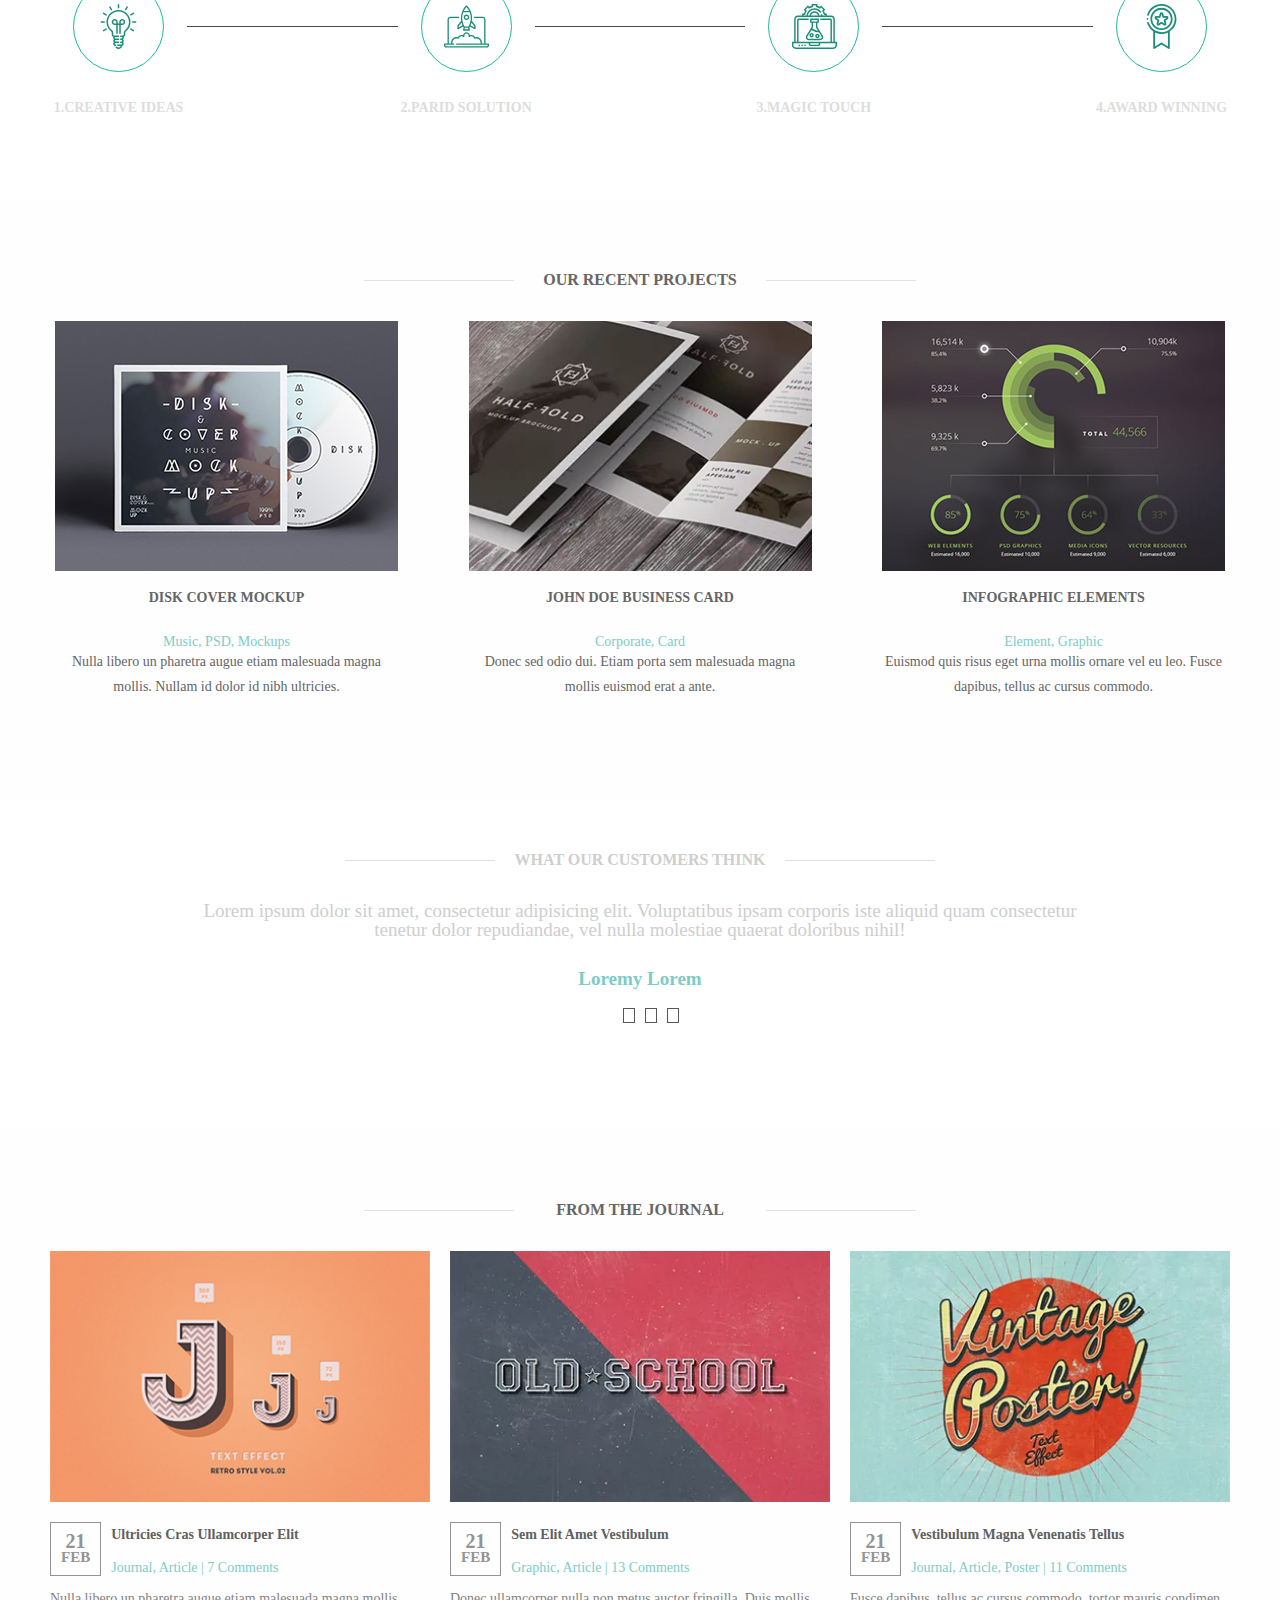
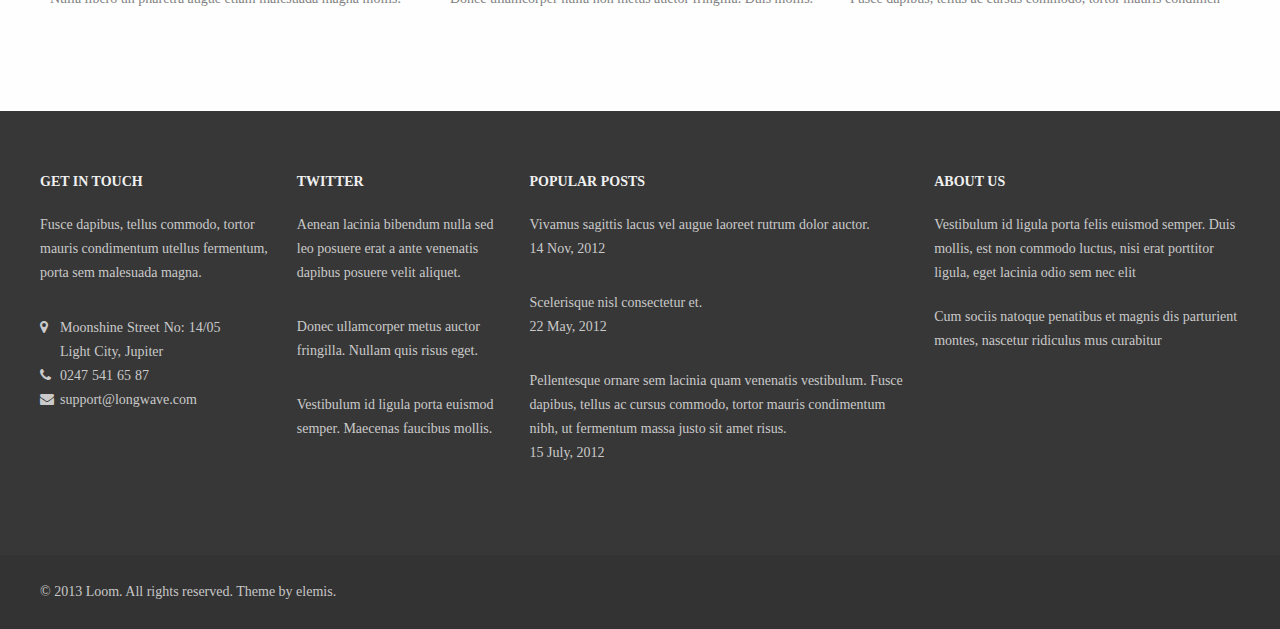
<file: LOOM/index.html>
<!DOCTYPE html>
<html lang="en">
<head>
	<meta name="viewport" content="width=device-width">
	<meta charset="UTF-8">
	<title>LOOM</title>
	<link rel="stylesheet" href="style.css">
	<link rel="stylesheet" href="https://maxcdn.bootstrapcdn.com/font-awesome/4.5.0/css/font-awesome.min.css">
</head>
<body>
	<header class="page-block">
		<div class="container">
			<div class="row">
				<div class="logo-box logo">	
				</div>
				<nav class="nav_row">
					<a href="">HOME</a>
					<a href="">PAGES</a>
					<a href="">JOURNAL</a>
					<a href="">PORTFOLIO</a>
					<a href="">FEATURES</a>
					<a href="">CONTACTS</a>
				</nav>
			</div>
		</div>
	</header>
	<main>
		<article>
			<section class="our-job">
				<div class="container">
					<h1>Hello! We are Loom Studio</h1>
					<span>a creative media agency that believes in the power of creative ideas and great design.</span>
					<div class="slider page-block">
						<div class="slider-item">
							<picture>
							<source srcset="img/slider/sliderPhoto1.webp" type="image/webp">
							<img src="img/slider/sliderPhoto1.png" alt="1" class="">
							</picture>
							
							<div class="slide-text">
								<span class="slide-title">Stationery Branding Mockup</span><br>
								<span class="slide-description">Etiam porta sem malesuada <mark>magna</mark> mollis euismod</span>
							</div>
						</div>
						<div class="slider-item">
							<picture>
							<source srcset="img/slider/sliderPhoto2.webp" type="image/webp">
							<img src="img/slider/sliderPhoto2.png" alt="2" class="">
							</picture>
							<div class="slide-text">
								<span class="slide-title">Revan was a Sith Lord</span><br>
								<span class="slide-description">Sit amet, consectetur <mark>revan</mark> mollis euismod</span>
							</div>
						</div>
						<div class="slider-item">
							<picture>
							<source srcset="img/slider/sliderPhoto3.webp" type="image/webp">
							<img src="img/slider/sliderPhoto3.png" alt="1" class="">
							</picture>
							<div class="slide-text">
								<span class="slide-title">A Human male served</span><br>
								<span class="slide-description">Ipsum dolor sit <mark>maul</mark> mollis euismod</span>
							</div>
						</div>
						<div class="slider-item">
							<picture>
							<source srcset="img/slider/sliderPhoto4.webp" type="image/webp">
							<img src="img/slider/sliderPhoto4.png" alt="1" class="">
							</picture>
							<div class="slide-text">
								<span class="slide-title">You need to drop your rifle</span><br>
								<span class="slide-description">Lorem ipsum dolor <mark>malgus</mark> mollis euismod</span>
							</div>
						</div>
						<div class="slider-item">
							<img src="img/slider/sliderPhoto5.png" alt="1" class="">
							<div class="slide-text">
								<span class="slide-title">The Armorer and Din Djarin</span><br>
								<span class="slide-description">Lorem ipsum dolor sit amet, <mark>bain</mark> adipisicing elit. Laborum voluptatibus aspernatur, voluptas quis neque eius laboriosam nihil quasi quidem</span>
							</div>
						</div>
					</div>
					<div class="what-we-do page-block">
						<h2>WHAT WE DO</h2>
						<div class="row">
							<div class="row-item">
								<div class="print">
									<div class="icon"></div>
									<h4>Print Design</h4>
									<span>Nulla vitae libero pharetra augue. Etiam porta malesuada magna mollis euismod consectetur sem urdom tempus porttitor.</span>
								</div>
							</div>
							<div class="row-item">
								<div class="video">
									<div class="icon"></div>
									<h4>motion video</h4>
									<span>Nulla vitae libero pharetra augue. Etiam porta malesuada magna mollis euismod consectetur sem urdom tempus porttitor.</span>
								</div>
							</div>
							<div class="row-item">
								<div class="package">
									<div class="icon"></div>
									<h4>Package Design</h4>
									<span>Nulla vitae libero pharetra augue. Etiam porta malesuada magna mollis euismod consectetur sem urdom tempus porttitor.</span>
								</div>
							</div>
							<div class="row-item">
								<div class="managment">
									<div class="icon"></div>
									<h4>time management</h4>
									<span>Nulla vitae libero pharetra augue. Etiam porta malesuada magna mollis euismod consectetur sem urdom tempus porttitor.</span>
								</div>
							</div>
						</div>
					</div>
				</div>
				<div class="full-width our-process-img page-block">
					<h2>OUR PROCESS</h2>
					<span id="process-1-text">Cum sociis natoque penatibus et magnis dis parturient montes, nascetur ridiculus mus. Integer posuere erat a ante venenatis dapibus posuere velit aliquet. Maecenas sed diam eget risus varius blandit sit amet non magna posuere velit aliquet.</span>
					<span class=" process-no-visible" id="process-2-text">Lorem ipsum dolor sit amet, consectetur adipisicing elit. Odio inventore facere similique reprehenderit quod, laborum modi earum repellendus cupiditate voluptate totam officiis quaerat dolore consequatur pariatur et vitae iusto, in minus. Dicta, doloribus.</span>
					<span class=" process-no-visible" id="process-3-text">Minima quam quas incidunt quisquam, quibusdam odit nostrum harum consectetur quo placeat aperiam illo saepe, nobis, reprehenderit. Cum, tempore est. Similique doloribus mollitia voluptate doloremque ratione, hic ducimus officia eos saepe expedita!</span>
					<span class=" process-no-visible" id="process-4-text">Nisi consequuntur consectetur neque odio nam, odit autem, labore eos fugiat totam alias dolor inventore illo tenetur hic esse id excepturi commodi tempore laborum praesentium qui.</span>
					<div class="process-way" id="process-block">
						<div class="process-item" id="process-1">
							<div class="picture idea"></div>
							<h4>1.CREATIVE IDEAS</h4>
						</div>
						<span class="line"></span>
						<div class="process-item" id="process-2">
							<div class="picture solution"></div>
							<h4>2.PARID SOLUTION</h4>
						</div>
						<span class="line"></span>
						<div class="process-item" id="process-3">
							<div class="picture magic"></div>
							<h4>3.MAGIC TOUCH</h4>
						</div>
						<span class="line"></span>
						<div class="process-item last-slide" id="process-4">
							<div class="picture winning"></div>
							<h4>4.AWARD WINNING</h4>
						</div>
					</div>
				</div>
			</section>
			<section class="recenz">
				<div class="container">
					<div class="page-block">
						<h2>our recent projects</h2>
						<div class="row">
							
							<div class="row-item">
								<div class="recenz-block">
									<div class="recenz__img disk-img"></div>
									<div class="recenz__text-block">
										<a href=""><h4>Dısk cover Mockup</h4></a>
										<mark>Music, PSD, Mockups</mark>
										<span>Nulla libero un pharetra augue etiam malesuada magna mollis. Nullam id dolor id nibh ultricies.</span>
									</div>
								</div>
							</div>
							<div class="row-item">
								<div class="recenz-block">
									<div class="recenz__img buisness-card-img"></div>
									<div class="recenz__text-block">
										<a href=""><h4>john doe business Card</h4></a>
										<mark>Corporate, Card</mark>
										<span>Donec sed odio dui. Etiam porta sem malesuada magna mollis euismod erat a ante.</span>
									</div>
								</div>
							</div>
							<div class="row-item">
								<div class="recenz-block">
									<div class="recenz__img infographic-img"></div>
									<div class="recenz__text-block">
										<a href=""><h4>Infographic Elements</h4></a>
										<mark>Element, Graphic</mark>
										<span>Euismod quis risus eget urna mollis ornare vel eu leo. Fusce dapibus, tellus ac cursus commodo.</span>
									</div>
								</div>
							</div>
						</div>
					</div>
				</div>
				<div class="page-block full-width what-think " >
					<h2>WHAT OUR CUSTOMERS THINK</h2>
					<div class="text-slider row" id="quote-block">
						<div class="quote slide_active " id="quote-1">
							<blockquote>Lorem ipsum dolor sit amet, consectetur adipisicing elit. Voluptatibus ipsam corporis iste aliquid quam consectetur tenetur dolor repudiandae, vel nulla molestiae quaerat doloribus nihil!</blockquote>
							<mark>Loremy Lorem</mark>
						</div>
						<div class="quote  slide_unactive " id="quote-2">
							<blockquote>Id architecto suscipit debitis dicta natus possimus maiores sapiente, non fugit modi veniam a nisi deleniti ipsum voluptas quae aspernatur amet est?</blockquote>
							<mark>Kalo</mark>
						</div>
						<div class="quote slide_unactive " id="quote-3">
							<blockquote>Perferendis, doloribus ad cum voluptatem rem sunt illo possimus harum dolorum magni unde eligendi nulla voluptates explicabo! Maiores earum quidem, obcaecati! Sequi enim possimus, magnam.</blockquote>
							<mark>Jango</mark>
						</div>
						<div class="quote last-slide slide_unactive" id="quote-4">
							<blockquote>Possimus odio officiis doloremque qui ad, id voluptatum sed odit labore? Voluptates laudantium amet blanditiis officiis illo id assumenda nemo laboriosam fugit obcaecati!</blockquote>
							<mark>Boba</mark>
						</div>
					</div>
					<div class="row slider-dots " id="quote-slider-dots">
						<div class="quote-dots quote-dot_active " id="quote-dot-1"></div>
						<div class="quote-dots " id="quote-dot-2"></div>
						<div class="quote-dots " id="quote-dot-3"></div>
						<div class="quote-dots " id="quote-dot-4"></div>
					</div>
				</div>
				<div class="container from-the-journal page-block">
					<h2>FROM THE JOURNAL</h2>
					<div class="row">
						<div class="row-items">
							<div class="recenz__journal">
								<div class="journal-img recenz__jjj-img"></div>
								<div class="row">
									<div class="recenz__data row_colum"><span class="number">21</span><span class="month">FEB</span></div>
									<div class="journal-info">
										<a href=""><span class="journal-name">Ultricies Cras Ullamcorper Elit</span></a><br>
										<a href=""><mark>Journal, Article  |  7 Comments </mark></a>
									</div>
								</div>
								<span class="journal-text">Nulla libero un pharetra augue etiam malesuada magna mollis.</span>	
							</div>	
						</div>
						<div class="row-items">
							<div class="recenz__journal">
								<div class="journal-img recenz__old-sclool-img"></div>
								<div class="row">
									<div class="recenz__data row_colum"><span class="number">21</span><span class="month">FEB</span></div>
									<div class="journal-info">
										<a href=""><span class="journal-name">Sem Elit Amet Vestibulum</span></a><br>
										<a href=""><mark>Graphic, Article  | 13 Comments </mark></a>
									</div>
								</div>
								<span class="journal-text">Donec ullamcorper nulla non metus auctor fringilla. Duis mollis.</span>	
							</div>	
						</div>
						<div class="row-items">
							<div class="recenz__journal">
								<div class="journal-img recenz_retro-img"></div>
								<div class="row">
									<div class="recenz__data row_colum"><span class="number">21</span><span class="month">FEB</span></div>
									<div class="journal-info">
										<a href=""><span class="journal-name">Vestibulum Magna Venenatis Tellus</span></a><br>
										<a href=""><mark>Journal, Article, Poster  |  11 Comments </mark></a>
									</div>
								</div>
								<span class="journal-text">Fusce dapibus, tellus ac cursus commodo, tortor mauris condimen</span>	
							</div>	
						</div>
					</div>
				</div>
			</section>
		</article>
	</main>
	<footer>
		<div class="container">
			<div class="footer_row">
			<ul>
				<li class="footer-title">GET IN TOUCH</li>
				<ul>
					<li>Fusce dapibus, tellus commodo, tortor mauris condimentum utellus fermentum, porta sem malesuada magna. </li>
					<li class="contacts fa fa-map-marker"> <span>Moonshine Street No: 14/05<br/>Light City, Jupiter</span></li>
					<li class="contacts fa fa-phone"><span>0247 541 65 87</span></li>
					<li class="contacts fa fa-envelope"><span>support@longwave.com</span></li>
				</ul>
			</ul>
			<ul>
				<li class="footer-title">TWITTER</li>
				<ul>
					<li>Aenean lacinia bibendum nulla sed leo posuere erat a ante venenatis dapibus posuere velit aliquet.</li>
					<li>Donec ullamcorper metus auctor fringilla. Nullam quis risus eget.</li>
					<li>Vestibulum id ligula porta  euismod semper. Maecenas faucibus mollis.</li>
				</ul>
			</ul>
			<ul>
				<li class="footer-title">POPULAR POSTS</li>
				<ul>
					<li>Vivamus sagittis lacus vel augue laoreet rutrum dolor auctor. <br> 14 Nov, 2012 </li>
					<li>Scelerisque nisl consectetur et. <br> 22 May, 2012 </li>
					<li>Pellentesque ornare sem lacinia quam venenatis vestibulum. Fusce dapibus, tellus ac cursus commodo, tortor mauris condimentum nibh, ut fermentum massa justo sit amet risus. <br> 15 July, 2012 </li>
				</ul>
			</ul>
			<ul>
				<li class="footer-title">ABOUT US</li>
				<ul>
					<li>
						<p>Vestibulum id ligula porta felis euismod semper. Duis mollis, est non commodo luctus, nisi erat porttitor ligula, eget lacinia odio sem nec elit</p>
						<p>Cum sociis natoque penatibus et magnis dis parturient montes, nascetur ridiculus mus curabitur </p>
					</li>
				</ul>
			</ul>
		</div>
		</div>
		<div class="copyright"> 
			<div class="container">
				© 2013 Loom. All rights reserved. Theme by elemis.
			</div>
		</div>
	</footer>

	<script src="js/jquery-3.5.1.min.js"></script>
	<script src="js/slick.min.js"></script>
	<script src="js/script.js"></script>
</body>
</html>
</file>
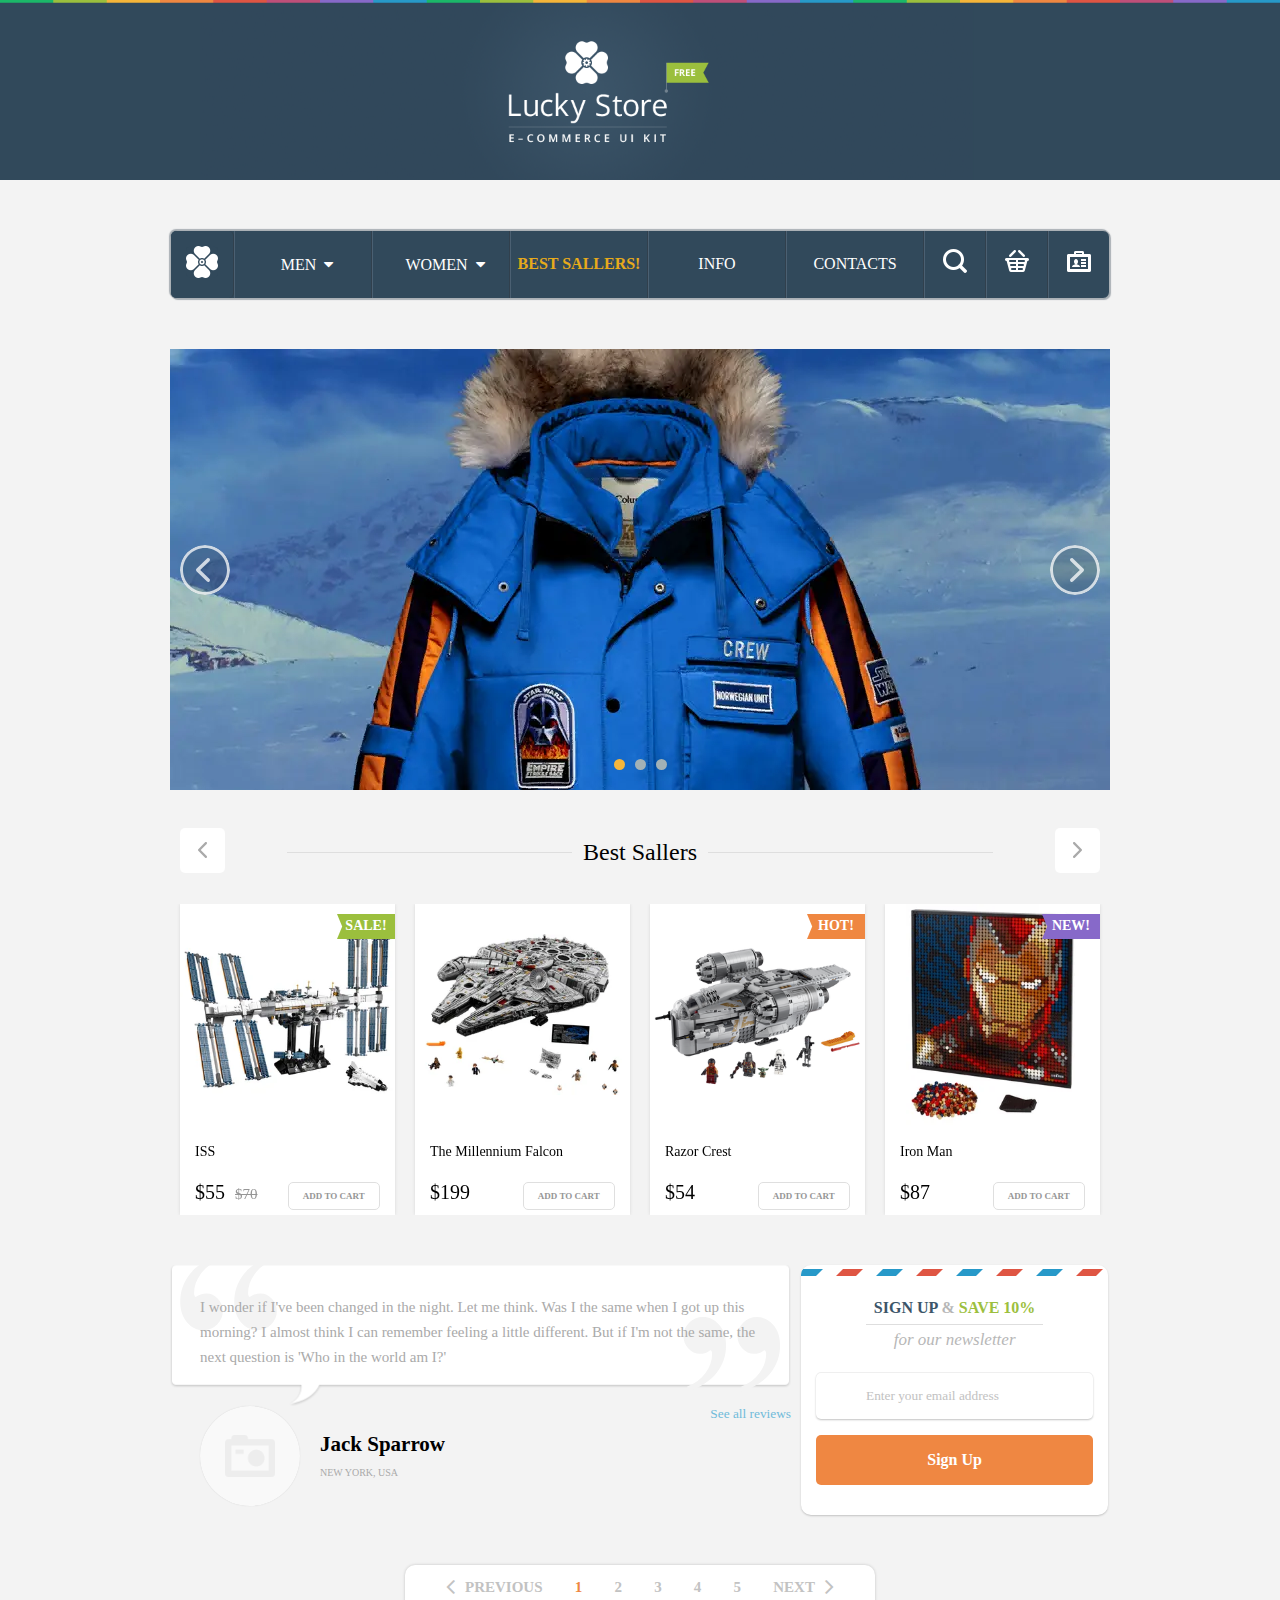
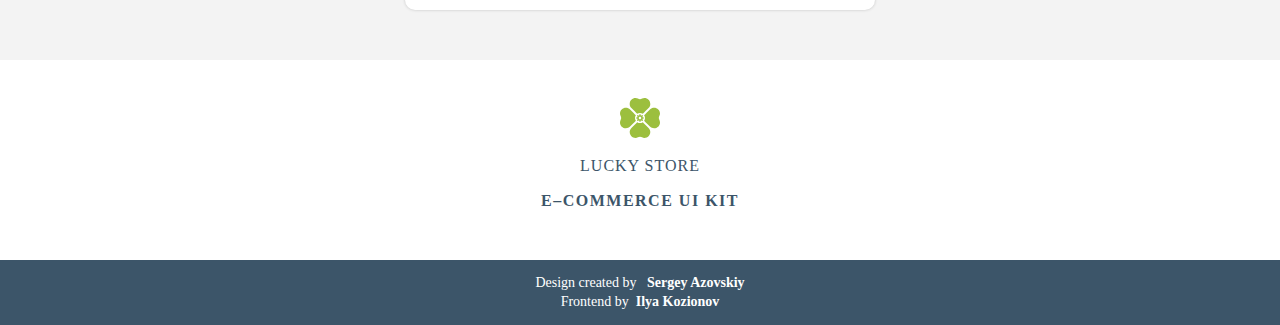
<file: Luky store/index.html>
<!DOCTYPE html>
<html lang="en">
<head>
	<meta charset="UTF-8">
	<meta name="viewport" content="width=device-width">
	<title>Luky store</title>
	<link rel="stylesheet" href="css/style.css">
	<link rel="stylesheet" href="https://maxcdn.bootstrapcdn.com/font-awesome/4.5.0/css/font-awesome.min.css">
</head>
<body>
	<div class="wrapper">
		<header class="page-item" id="js-header">
			<div class="heafer__img"><img src="img/header/Header.png" alt="" class="header-img page-item"></div>
			<div class="nav_mobile"><span class="fa fa-bars"></span></div>
			<nav id="js-nav">
					<div class="container header-nav">
					<ul class="row nav_row">
						<li class="item-ligo">
							<a href="#">
							<img src="img/content/Logo.png" alt="">
							</a>
						</li>
						<li class="flex_size dropdown_have"><a href="#" class="color_white nav-block-text">MEN</a>
							<ul class="dropdown dropdown-list">
								<li class="nav__dropdown-item color_white"><a href="#" class="color_white">T-SHIRTS</a></li>
								<li class="nav__dropdown-item color_white"><a href="#" class="color_white">TROUSERS</a></li>
								<li class="nav__dropdown-item color_white"><a href="#" class="color_white">SHIRTS</a></li>
							</ul>
						</li>
						<li class="flex_size dropdown_have"><a href="#" class="color_white nav-block-text">WOMEN</a>
							<ul class="dropdown dropdown-list">
								<li class="nav__dropdown-item color_white"><a href="#" class="color_white">T-SHIRTS</a></li>
								<li class="nav__dropdown-item color_white"><a href="#" class="color_white">SHORTS</a></li>
								<li class="nav__dropdown-item color_white"><a href="#" class="color_white">WAISTCOATS</a></li>
							</ul>
						</li>
						<li class="flex_size"><a href="#" class="color_white nav-block-text" id="js-bestSallersButton">BEST SALLERS!</a></li>
						<li class="flex_size"><a href="#" class="color_white nav-block-text">INFO</a></li>
						<li class="flex_size"><a href="#" class="color_white nav-block-text">CONTACTS</a></li>
						<li class="icon-button button-search" id="js-buttonSearchItem"><button class="nav-button nav__search-button_bg"></button></li>
						<li class="nav__search-dropdown display_off" id="searchInputLi">
							<form role="search"  class="dropdown-form">
								<input type="search" class="dropdown-input display_off" id="dropdownInput" placeholder="Search does not work 😥" autocomplete="off">
							</form>
						
						</li>
						
						<li class="icon-button"><a href="#" class="nav-button nav__shopping-cart-button_bg"></a></li>
						<li class="icon-button"><a href="#" class="nav-button nav__profile-button_bg"></a></li>
					</ul>
					</div>
			</nav>
		</header>

		<div class="body">
			<div class="container">
				<div class="header__slider page-item">
					<div class="slider-item">
						<picture>
							<source srcset="img/content/slider-photo-01.webp" type="image/webp">
							<img src="img/content/slider-photo-01.png" alt="">
						</picture>
					</div>
					<div class="slider-item">
						<picture>
							<source srcset="img/content/slider-photo-02.webp" type="image/webp">
							<img src="img/content/slider-photo-02.png" alt="">
						</picture>
					</div>
					<div class="slider-item">
						<picture>
							<source srcset="img/content/slider-photo-03.webp" type="image/webp">
							<img src="img/content/slider-photo-03.png" alt="">
						</picture>
					</div>
				</div>
				<div class="best-sallers page-item">
					<div class="container">
						<span class="best-sallers__title">Best Sallers</span>
						<div class="best-sallers__slider">
							<div class="best-sallers__slider-item">
								<div class="best-saller__img band-sale slider-content">
									<img data-lazy="img/content/slider-photo-05.png" alt="">
									<a href="#" class="hover-img">.</a>
								</div>
								<span class="best-sallers__item-title slider-content">ISS</span>

								<div class="best-sallers__info slider-content">
									<span class="best-sallers__price ">$55<span class="sale old-price">$70</span></span>
									<button class="best-sallers__button edit-displey-status">Add to Cart <span class="cant-buy cant-buy_block display_none">Sorry, purchase is not possible</span></button>
								</div>
							</div>
							<div class="best-sallers__slider-item ">
								<div class="best-saller__img slider-content">
									<img data-lazy="img/content/slider-photo-04.png" alt="">
									<a href="#" class="hover-img">.</a>
								</div>
								<span class="best-sallers__item-title slider-content">The Millennium Falcon</span>
								<div class="best-sallers__info slider-content">
									<span class="best-sallers__price">$199<span class="sale"></span></span>
									<button class="best-sallers__button edit-displey-status">Add to Cart<span class="cant-buy cant-buy_block display_none">Sorry, purchase is not possible</span></button>
								</div>
							</div>
							<div class="best-sallers__slider-item">
								<div class="best-saller__img band-hot slider-content">
									<img data-lazy="img/content/slider-photo-06.png" alt="">
									<a href="#" class="hover-img">.</a>
								</div>
								<span class="best-sallers__item-title slider-content">Razor Crest</span>
								<div class="best-sallers__info slider-content">
									<span class="best-sallers__price">$54<span class="sale block__display_none"></span></span>
									<button class="best-sallers__button edit-displey-status">Add to Cart<span class="cant-buy cant-buy_block display_none">Sorry, purchase is not possible</span></button>
								</div>
							</div>
							<div class="best-sallers__slider-item">
								<div class="best-saller__img band-new slider-content">
									<img data-lazy="img/content/slider-photo-07.png" alt="">
									<a href="#" class="hover-img">.</a>
								</div>
								<span class="best-sallers__item-title slider-content">Iron Man</span>
								<div class="best-sallers__info slider-content">
									<span class="best-sallers__price">$87<span class="sale block__display_none"></span></span>
									<button class="best-sallers__button edit-displey-status">Add to Cart<span class="cant-buy cant-buy_block display_none">Sorry, purchase is not possible</span></button>
								</div>
							</div>
							<div class="best-sallers__slider-item">
								<div class="best-saller__img slider-content">
									<img data-lazy="img/content/slider-photo-08.png" alt="">
									<a href="#" class="hover-img">.</a>
								</div>
								<span class="best-sallers__item-title slider-content">Hedwig</span>
								<div class="best-sallers__info slider-content">
									<span class="best-sallers__price">$37<span class="sale block__display_none"></span></span>
									<button class="best-sallers__button edit-displey-status">Add to Cart<span class="cant-buy cant-buy_block display_none">Sorry, purchase is not possible</span></button>
								</div>
							</div>
						</div>
					</div>
				</div>
				<div class="row bottom-content_row page-item">
					<div class="reviews bottom-content_row-item">
						<div class="review">
							<div class="review-text_block .text-block_review-item">
								<span class="review-text review-block_margin-right">I wonder if I've been changed in the night. Let me think. Was I the same when I got up this morning? I almost think I can remember feeling a little different. But if I'm not the same, the next question is 'Who in the world am I?'</span>
							</div>
							<div class="review-author row review-author_flex">
								<div class="review-img_arownd flex_center review-block_margin-right">
									<img src="img/content/photoImg.png" alt="" class="review-img">
								</div>
								<div class="author-info_colum">
									<span class="review-name review-name_margin">Jack Sparrow</span> <br/>
									<span class="review-location">new york, USA</span>
								</div>
								<button class="all-reviews-button">See all reviews</button>
							</div>
						</div>
					</div>
					<div class="give-mail mail_row-item bottom-content_row-item">
						<div class="sign-up sign-up_container">
							<span class="sign-up-text">sign up</span>
							<span class="sign-up-text">&</span>
							<span class="sign-up-text">save 10%</span>
						</div>
						<span class="for-letter for-letter_margin-b">for our newsletter</span>
						<form action="#" class="give-mail__form">
							<input type="email" placeholder="Enter your email address" autocomplete="on">
							<button class="give-mail__button">Sign Up</button>
						</form>
					</div>
				</div>
				<div class="row pagination_row page-item">
					<div class="pagination">
					<a href="#" class="prev pagination-arrow"><i class="fa fa-angle-left"></i>Previous</a>
				   <a href="#" class="num active">1</a>
				   <a href="#" class="num">2</a>
				   <a href="#" class="num">3</a>
				   <a href="#" class="num">4</a>
				   <a href="#" class="num">5</a>
				   <a href="#" class="next pagination-arrow">Next<i class="fa fa-angle-right"></i></a>
					</div>
				</div>
			</div>
		</div>
	</div>

	<footer>
		<div class="footer-img footer_row_column">
			<img src="img/footer/Logo.svg" alt="">
			<span class="footer-title">Lucky Store</span>
			<span class="footer-subtitle">E–commerce ui Kit</span>
		</div>
		<div class="created-by created-by_block row_colum_center">
			<span>Design created by &nbsp<b> Sergey Azovskiy</b></span>
			<span>Frontend by &nbsp<b>Ilya Kozionov</b></span>
		</div>
	</footer>
	

	<!---JS Section-->
	<script src="js/jquery-3.5.1.min.js"></script>
	<script src="js/slick.min.js"></script>
	<script src="js/app.js"></script>
</body>
</html>
</file>
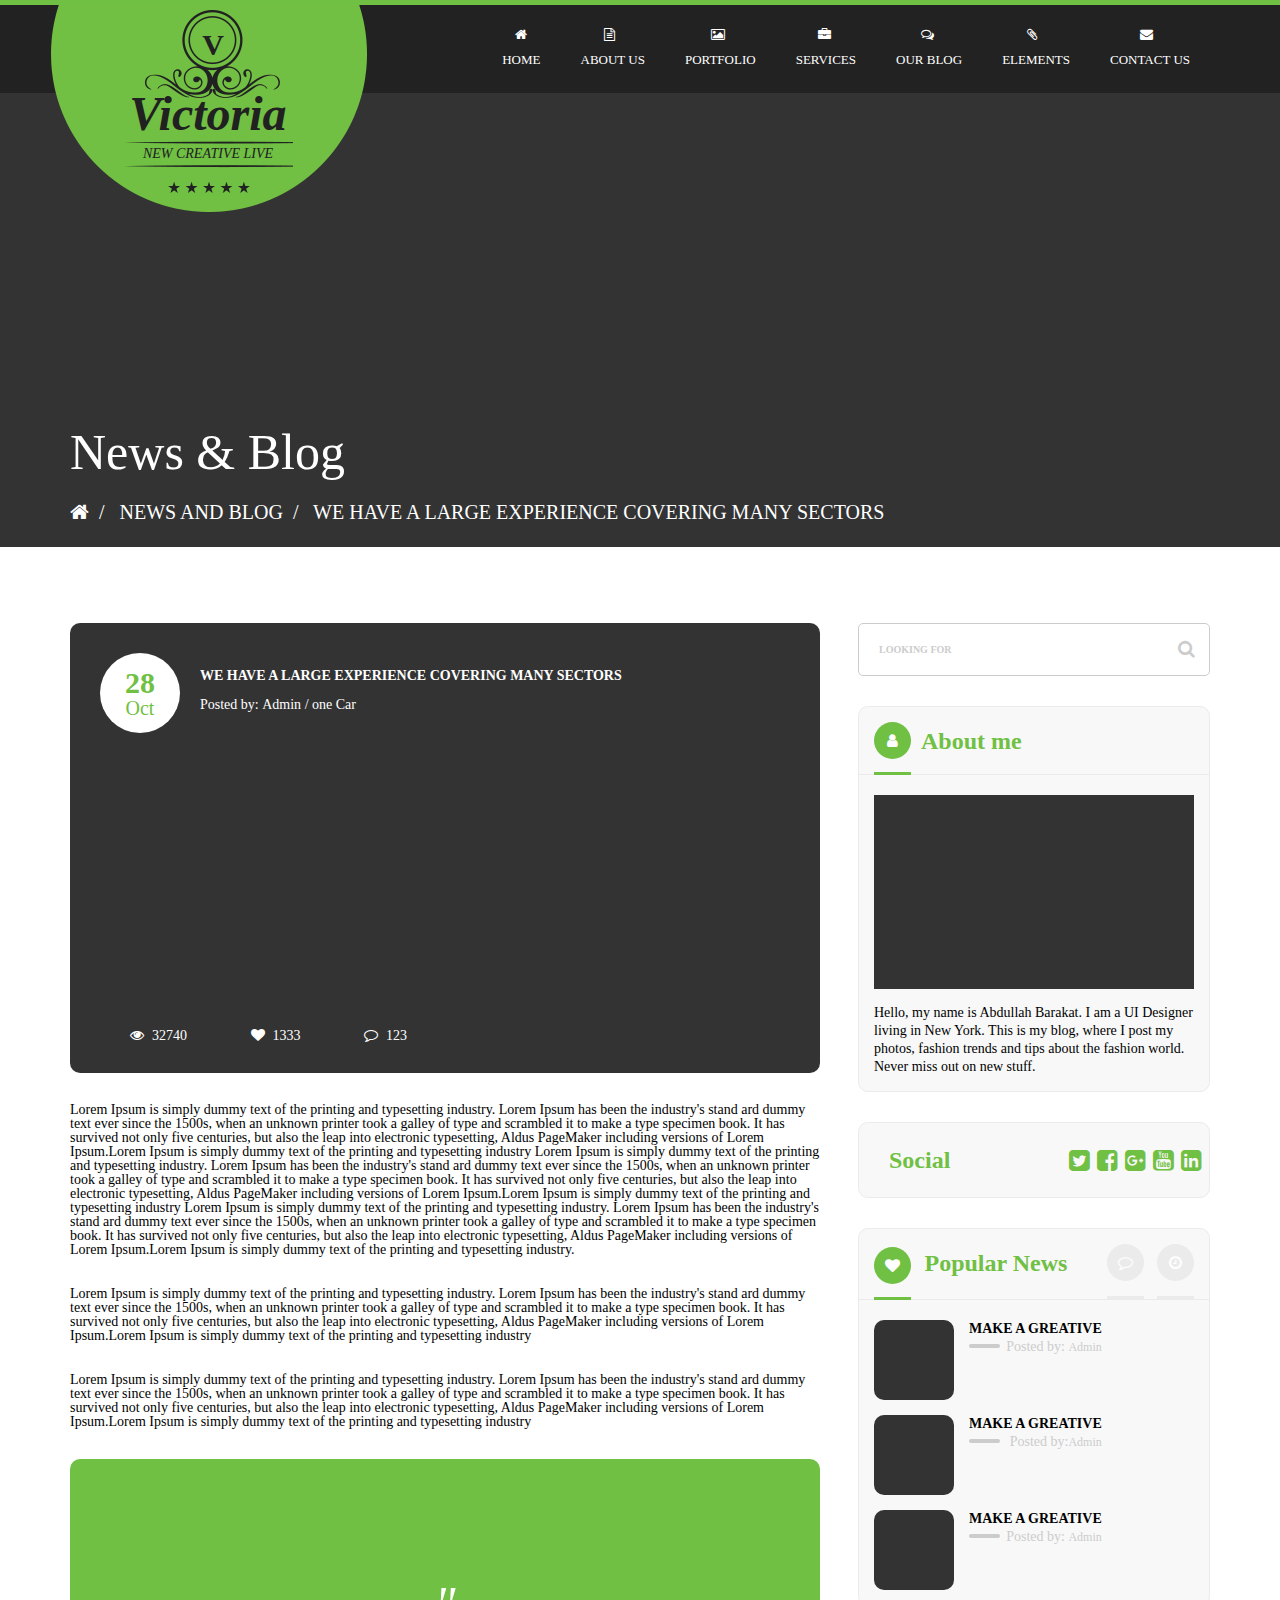
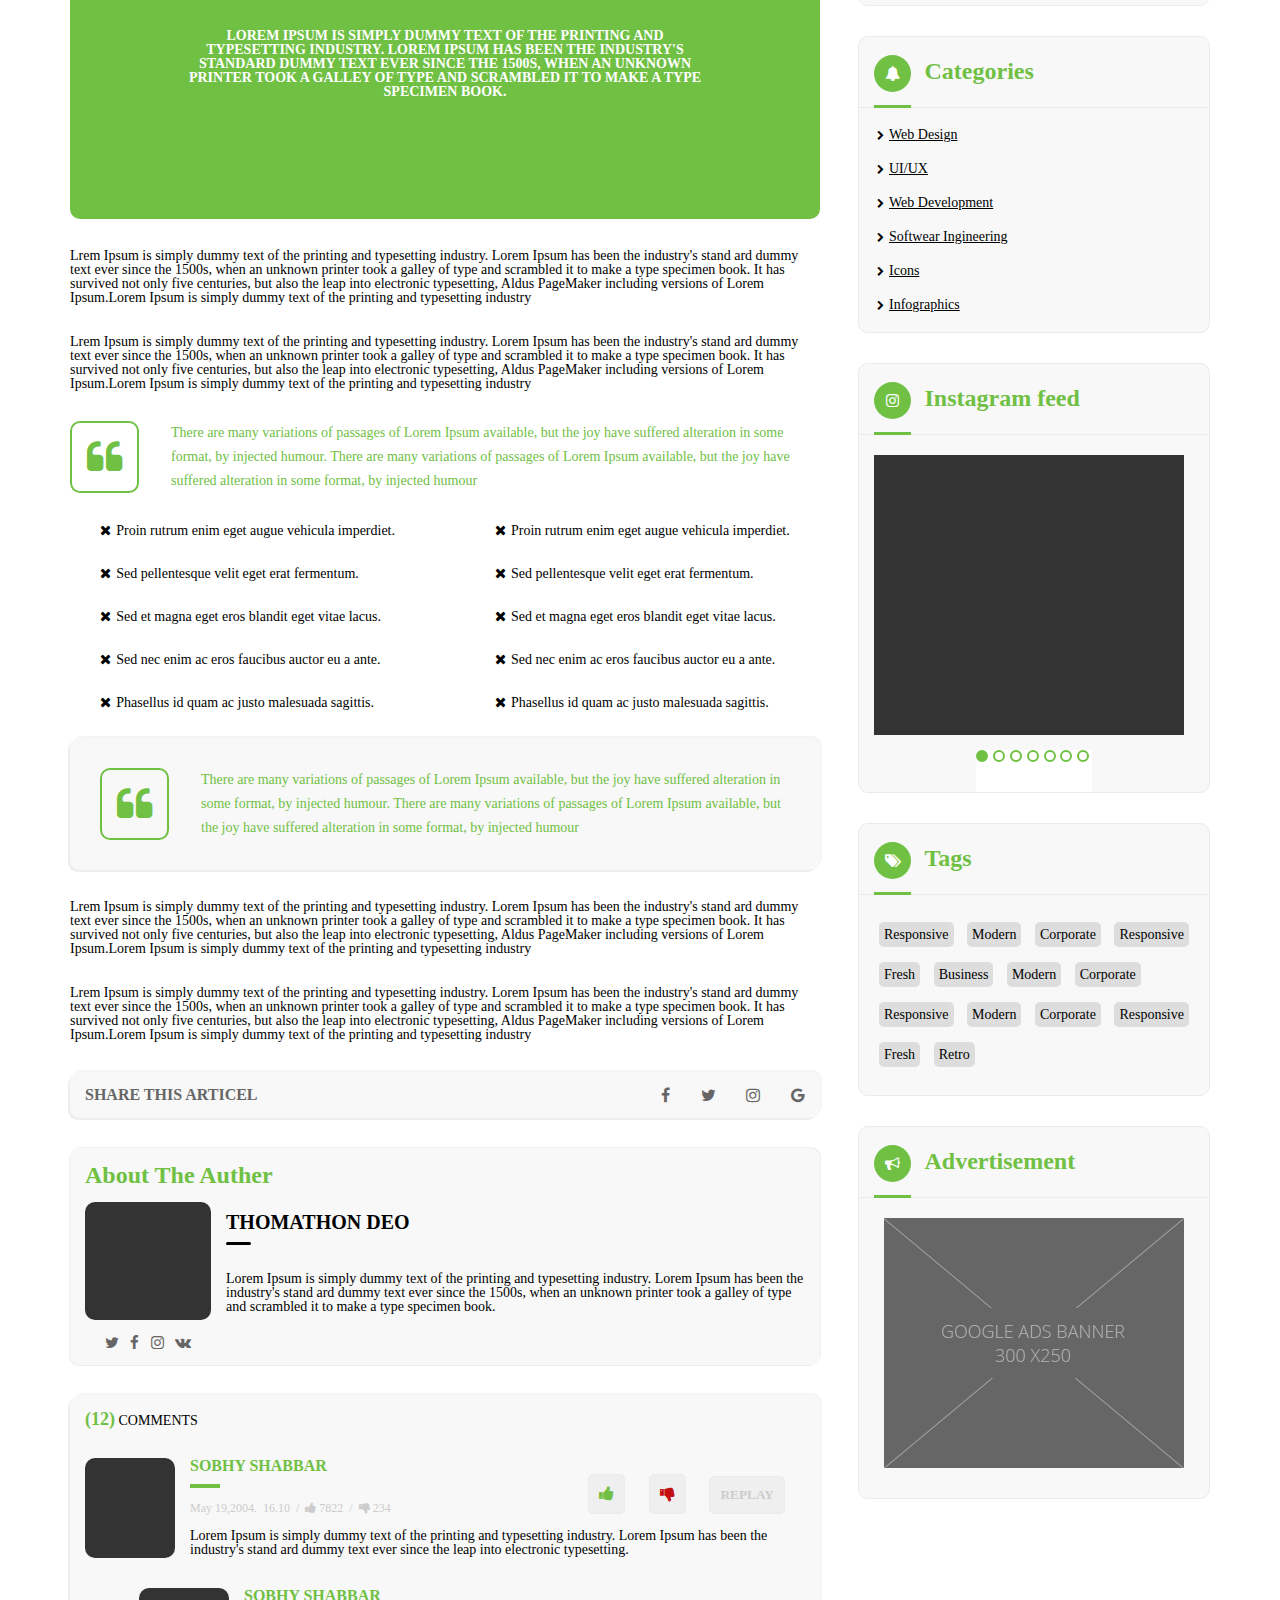
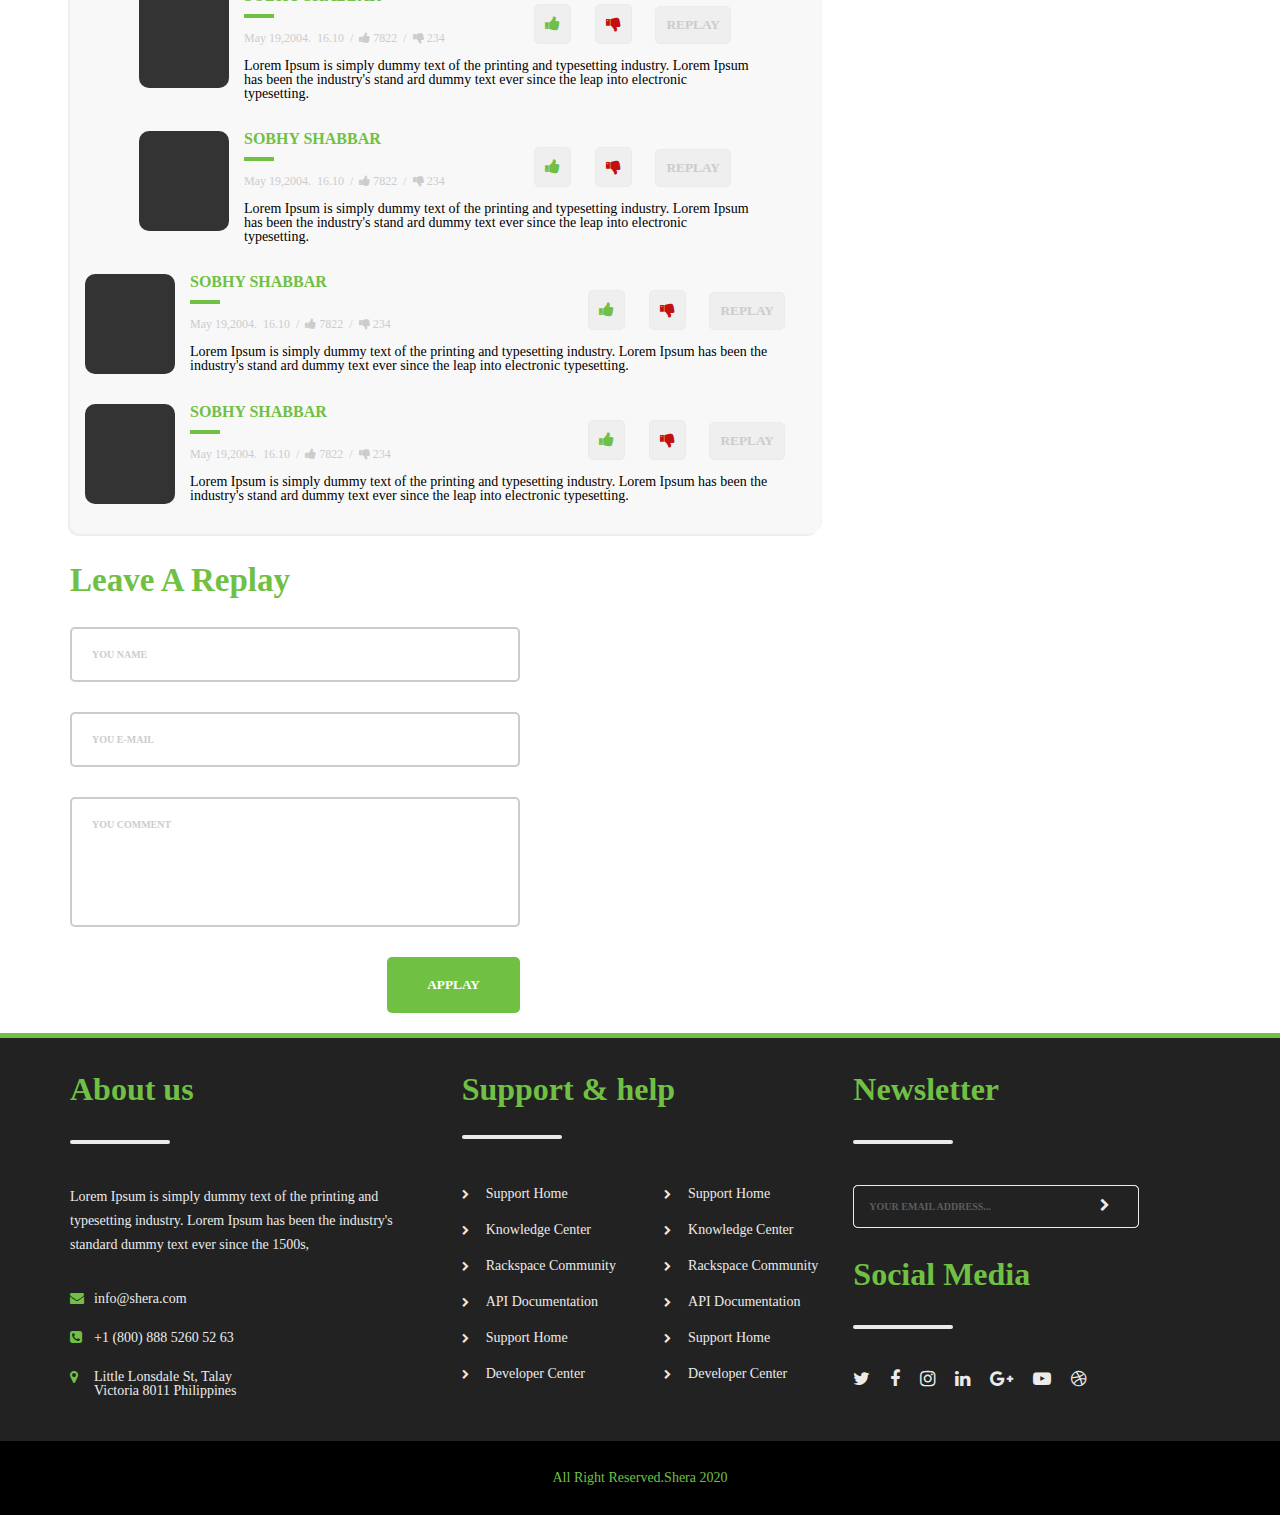
<file: Victoria/index.html>
<!DOCTYPE html>
<html lang="en">
<head>
	<meta charset="UTF-8">
	<meta name="viewport" content="width=device-width">
	<title>Victoria</title>
	<link rel="stylesheet" href="css/style.css">
	<link rel="stylesheet" href="https://maxcdn.bootstrapcdn.com/font-awesome/4.5.0/css/font-awesome.min.css">
</head>
<body>
	<div class="wrapper">
		<header>
			<address class="header__logo">
				<img src="img/header/фонV.png" alt="" class="header__logo__img">
				<div class="header__logo__content row_column">
					<div class="header__logo__icon"><img src="img/header/рамкаV.png" alt="" class="header__logo__icon__img">V</div>
					<span class="header__logo__content__title">Victoria</span>
					<span class="header__logo__content__subtitle">NEW CREATIVE LIVE</span>
					<div class="header__logo__content__block-star"></div>
				</div>
			</address>
			<div class="container header__container">
				<div class="header_row row">
					<nav>
						<ul class="header__nav_row row">
							<li>
								<span class="fa fa-home header__nav__fa"></span><a href="#">HOME</a>
							</li>
							<li>
								<span class="fa fa-file-text-o header__nav__fa"></span><a href="#">ABOUT US</a>
							</li>
							<li><span class="fa fa-picture-o header__nav__fa"></span><a href="#">PORTFOLIO</a></li>
							<li>
								<span class="fa fa-briefcase header__nav__fa"></span><a href="#">SERVICES</a>
							</li>
							<li><span class=" fa-comments-o fa header__nav__fa"></span><a href="#">OUR BLOG</a></li>
							<li><span class="fa fa-paperclip header__nav__fa"></span><a href="#">ELEMENTS</a></li>
							<li><span class="fa  fa-envelope header__nav__fa"></span><a href="#">CONTACT US</a></li>
						</ul>
					</nav>
				</div>
			</div>
			<div class="header__bradshard">
				<div class="container row">
					<div class="header__bradshard__content">
						<span class="header__bradshard__content__tihs-page">News & Blog</span>
						<div class="header__bradshard__content__href-history">
							<a href="#" class="fa fa-home"></a>
							<a href="#">NEWS AND BLOG</a>
							<a href="#">WE HAVE A LARGE EXPERIENCE COVERING MANY SECTORS</a>
						</div>
					</div>
				</div>
			</div>
		</header>

		<div class="body">
			<div class="container">
				<div class="row">
					<div class="page__content">
						<article>
							<div class="data-img">
								<img src="img/content/Your Image Here 2.png" alt="" class="data-img__img">
								<div class="data-img__img__top-info row">
									<div class="data-img__img__top-info__data row_column">
										<span class="data-img__img__top-info__data__today-data">28</span>
										<span class="data-img__img__top-info__data__today-mounth">Oct</span>
									</div>
									<div class="data-img__img__top-info-text text-row_column">
										<span class="text">We have a large experience covering many sectors</span>
										<span class="data-img__img__top-info-text__post-info post-info__text">Posted by: <span class="author">Admin</span> / <span class="theme">one Car</span></span>
									</div>
								</div>
								<div class="data-img__img__low-info">
									<span class="fa fa-eye eyes">&nbsp&nbsp32740</span>
									<span class="fa  fa-heart like">&nbsp&nbsp1333</span>
									<span class="fa  fa-comment-o comments">&nbsp&nbsp123</span>
								</div>
							</div>
							<p class="first-p">Lorem Ipsum is simply dummy text of the printing and typesetting industry. Lorem Ipsum has been the industry's stand ard dummy text ever since the 1500s, when an unknown printer took a galley of type and scrambled it to make a type specimen book. It has survived not only five centuries, but also the leap into electronic typesetting, Aldus PageMaker including versions of Lorem Ipsum.Lorem Ipsum is simply dummy text of the printing and typesetting industry Lorem Ipsum is simply dummy text of the printing and typesetting industry. Lorem Ipsum has been the industry's stand ard dummy text ever since the 1500s, when an unknown printer took a galley of type and scrambled it to make a type specimen book. It has survived not only five centuries, but also the leap into electronic typesetting, Aldus PageMaker including versions of Lorem Ipsum.Lorem Ipsum is simply dummy text of the printing and typesetting industry Lorem Ipsum is simply dummy text of the printing and typesetting industry. Lorem Ipsum has been the industry's stand ard dummy text ever since the 1500s, when an unknown printer took a galley of type and scrambled it to make a type specimen book. It has survived not only five centuries, but also the leap into electronic typesetting, Aldus PageMaker including versions of Lorem Ipsum.Lorem Ipsum is simply dummy text of the printing and typesetting industry.</p>
							<p>Lorem Ipsum is simply dummy text of the printing and typesetting industry. Lorem Ipsum has been the industry's stand ard dummy text ever since the 1500s, when an unknown printer took a galley of type and scrambled it to make a type specimen book. It has survived not only five centuries, but also the leap into electronic typesetting, Aldus PageMaker including versions of Lorem Ipsum.Lorem Ipsum is simply dummy text of the printing and typesetting industry</p>
							<p>Lorem Ipsum is simply dummy text of the printing and typesetting industry. Lorem Ipsum has been the industry's stand ard dummy text ever since the 1500s, when an unknown printer took a galley of type and scrambled it to make a type specimen book. It has survived not only five centuries, but also the leap into electronic typesetting, Aldus PageMaker including versions of Lorem Ipsum.Lorem Ipsum is simply dummy text of the printing and typesetting industry</p>
							<div class="q q_block q_row_column">
								<span class="q_block__icon">"</span>
								<p class="q__text">Lorem Ipsum is simply dummy text of the printing and typesetting industry. Lorem Ipsum has been the industry's standard dummy text ever since the 1500s, when an unknown printer took a galley of type and scrambled it to make a type specimen book.</p>
							</div>
							<p class="first-p">Lrem Ipsum is simply dummy text of the printing and typesetting industry. Lorem Ipsum has been the industry's stand ard dummy text ever since the 1500s, when an unknown printer took a galley of type and scrambled it to make a type specimen book. It has survived not only five centuries, but also the leap into electronic typesetting, Aldus PageMaker including versions of Lorem Ipsum.Lorem Ipsum is simply dummy text of the printing and typesetting industry</p>
							<p>Lrem Ipsum is simply dummy text of the printing and typesetting industry. Lorem Ipsum has been the industry's stand ard dummy text ever since the 1500s, when an unknown printer took a galley of type and scrambled it to make a type specimen book. It has survived not only five centuries, but also the leap into electronic typesetting, Aldus PageMaker including versions of Lorem Ipsum.Lorem Ipsum is simply dummy text of the printing and typesetting industry</p>
							<div class="q q_line">
								<span class="fa fa-quote-left q-line"></span>
								<p>There are many variations of passages of Lorem Ipsum available, but the joy have suffered alteration in some format, by injected humour. There are many variations of passages of Lorem Ipsum available, but the joy have suffered alteration in some format, by injected humour</p>
							</div>
							<div class="list_block">
								<ul>
									<li>Proin rutrum enim eget augue vehicula imperdiet.</li>
									<li>Sed pellentesque velit eget erat fermentum.</li>
									<li>Sed et magna eget eros blandit eget vitae lacus.</li>
									<li>Sed nec enim ac eros faucibus auctor eu a ante.</li>
									<li>Phasellus id quam ac justo malesuada sagittis.</li>
								</ul>
								<ul>
									<li>Proin rutrum enim eget augue vehicula imperdiet.</li>
									<li>Sed pellentesque velit eget erat fermentum.</li>
									<li>Sed et magna eget eros blandit eget vitae lacus.</li>
									<li>Sed nec enim ac eros faucibus auctor eu a ante.</li>
									<li>Phasellus id quam ac justo malesuada sagittis.</li>
								</ul>
							</div>
							<div class="q q_line q_line_background bg-boxshadow">
								<span class="fa fa-quote-left line_q"></span>
								<p>There are many variations of passages of Lorem Ipsum available, but the joy have suffered alteration in some format, by injected humour. There are many variations of passages of Lorem Ipsum available, but the joy have suffered alteration in some format, by injected humour</p>
							</div>
							<p class="first-p">Lrem Ipsum is simply dummy text of the printing and typesetting industry. Lorem Ipsum has been the industry's stand ard dummy text ever since the 1500s, when an unknown printer took a galley of type and scrambled it to make a type specimen book. It has survived not only five centuries, but also the leap into electronic typesetting, Aldus PageMaker including versions of Lorem Ipsum.Lorem Ipsum is simply dummy text of the printing and typesetting industry</p>
							<p>Lrem Ipsum is simply dummy text of the printing and typesetting industry. Lorem Ipsum has been the industry's stand ard dummy text ever since the 1500s, when an unknown printer took a galley of type and scrambled it to make a type specimen book. It has survived not only five centuries, but also the leap into electronic typesetting, Aldus PageMaker including versions of Lorem Ipsum.Lorem Ipsum is simply dummy text of the printing and typesetting industry</p>
						</article>
						<div class="repost-buttons_block row bg-boxshadow">
							<span class="repost">Share This Articel</span>
							<div class="repost-buttons_block__href row">
								<a href="#" class="fa fa-facebook"></a>
								<a href="#" class="fa fa-twitter"></a>
								<a href="#" class="fa fa-instagram"></a>
								<a href="#" class="fa fa-google"></a>
							</div>
						</div>
						<div class="about-author bg-boxshadow">
							<div class="about-author__title">About The Auther</div>
							<div class="about-author__info row">
								<img src="img/content/Image Here 3.png" alt="" class="about-author__info__img">
								<div class="about-author__info__text row_column">
									<span class="about-author__info__text__author-name">Thomathon deo</span>
									<span class="about-author__info__text__about-text">Lorem Ipsum is simply dummy text of the printing and typesetting industry. Lorem Ipsum has been the industry's stand ard dummy text ever since the 1500s, when an unknown printer took a galley of type and scrambled it to make a type specimen book. </span>
								</div>
							</div>
							<div class="about-author__repost-href">
								<a href="#" class="fa fa-twitter"></a>
								<a href="#" class="fa fa-facebook"></a>
								<a href="#" class="fa fa-instagram"></a>
								<a href="#" class="fa fa-vk"></a>
							</div>
						</div>
						<div class="comments_block bg-boxshadow">
							<div class="comments_block__n-comments">
								<span>(<span id="commentsNum">12</span>)</span>
								<span>COMMENTS</span>
							</div>
							<ul class="comments_block__lvl1">
								<li>
									<div class="row">
									<img src="img/content/аватарка комментария.png" alt="" class="comments_block__commenter-image">
									<div class="comment-text_all row_column">
										<span class="comments_block__commenter-name">Sobhy Shabbar</span>
										<div class="comment__row row comment_pd">
											<div class="comment-text_all__comment-info">
												<span class="comment-text_all__comment-info__comment-data">
													<span id="data">May 19,2004</span>.&nbsp
													<span id="time">16.10</span>
												</span>
												&nbsp/&nbsp
												<span class="comment__info__like"><span class="fa fa-thumbs-up">&nbsp7822</span></span>
												&nbsp/&nbsp
												<span class="comment__info__dislike"><sapn class="fa fa-thumbs-down">&nbsp234</sapn></span>	
												</div>
											<div class="comment__range-button">
												<button id="buttonLike"><span class="fa  fa-thumbs-up"></span></button>
												<button id="buttonDislike"><span class="fa  fa-thumbs-down"></span></button>
												<button id="buttonReplay">REPLAY</button>
											</div>
										</div>	
										<div class="comment__text_content">
											Lorem Ipsum is simply dummy text of the printing and typesetting industry. Lorem Ipsum has been the industry's stand ard dummy text ever since the leap into electronic typesetting.
										</div>
									</div>
								</div>
									<ul class="comments__lvl2">
										<li>
											<div class="row">
												<img src="img/content/аватарка комментария.png" alt="" class="comments_block__commenter-image">
												<div class="comment-text-all row_column">
													<span class="comments_block__commenter-name">Sobhy Shabbar</span>
													<div class="comment__row row comment_pd">
														<div class="comment-text_all__comment-info">
															<span class="comment-text_all__comment-info__comment-data">
																<span id="data">May 19,2004</span>.&nbsp
																<span id="time">16.10</span>
															</span>
															&nbsp/&nbsp
															<span class="comment__info__like"><span class="fa fa-thumbs-up">&nbsp7822</span></span>
															&nbsp/&nbsp
															<span class="comment__info__dislike"><sapn class="fa fa-thumbs-down">&nbsp234</sapn></span>	
															</div>
														<div class="comment__range-button">
															<button id="buttonLike"><span class="fa  fa-thumbs-up"></span></button>
															<button id="buttonDislike"><span class="fa  fa-thumbs-down"></span></button>
															<button id="buttonReplay">REPLAY</button>
														</div>
													</div>	
													<div class="comment__text-content">
														Lorem Ipsum is simply dummy text of the printing and typesetting industry. Lorem Ipsum has been the industry's stand ard dummy text ever since the leap into electronic typesetting.
													</div>
												</div>
											</div>
										</li>
										<li>
											<div class="row">
												<img src="img/content/аватарка комментария.png" alt="" class="comments_block__commenter-image">
												<div class="comment-text-all row_column">
													<span class="comments_block__commenter-name">Sobhy Shabbar</span>
													<div class="comment__row row comment_pd">
														<div class="comment-text_all__comment-info">
															<span class="comment-text_all__comment-info__comment-data">
																<span id="data">May 19,2004</span>.&nbsp
																<span id="time">16.10</span>
															</span>
															&nbsp/&nbsp
															<span class="comment__info__like"><span class="fa fa-thumbs-up">&nbsp7822</span></span>
															&nbsp/&nbsp
															<span class="comment__info__dislike"><sapn class="fa fa-thumbs-down">&nbsp234</sapn></span>	
															</div>
														<div class="comment__range-button">
															<button id="buttonLike"><span class="fa  fa-thumbs-up"></span></button>
															<button id="buttonDislike"><span class="fa  fa-thumbs-down"></span></button>
															<button id="buttonReplay">REPLAY</button>
														</div>
													</div>	
													<div class="comment__text-content">
														Lorem Ipsum is simply dummy text of the printing and typesetting industry. Lorem Ipsum has been the industry's stand ard dummy text ever since the leap into electronic typesetting.
													</div>
												</div>
											</div>	
										</li>
									</ul>
								</li>
								<li>
									<div class="row">
									<img src="img/content/аватарка комментария.png" alt="" class="comments_block__commenter-image">
									<div class="comment-text-all row_column">
										<span class="comments_block__commenter-name">Sobhy Shabbar</span>
										<div class="comment__row row comment_pd">
											<div class="comment-text_all__comment-info">
												<span class="comment-text_all__comment-info__comment-data">
													<span id="data">May 19,2004</span>.&nbsp
													<span id="time">16.10</span>
												</span>
												&nbsp/&nbsp
												<span class="comment__info__like"><span class="fa fa-thumbs-up">&nbsp7822</span></span>
												&nbsp/&nbsp
												<span class="comment__info__dislike"><sapn class="fa fa-thumbs-down">&nbsp234</sapn></span>	
												</div>
											<div class="comment__range-button">
												<button id="buttonLike"><span class="fa  fa-thumbs-up"></span></button>
												<button id="buttonDislike"><span class="fa  fa-thumbs-down"></span></button>
												<button id="buttonReplay">REPLAY</button>
											</div>
										</div>	
										<div class="comment__text-content">
											Lorem Ipsum is simply dummy text of the printing and typesetting industry. Lorem Ipsum has been the industry's stand ard dummy text ever since the leap into electronic typesetting.
										</div>
									</div>
								</div>
								</li>
								<li>
									<div class="row">
									<img src="img/content/аватарка комментария.png" alt="" class="comments_block__commenter-image">
									<div class="comment-text-all row_column">
										<span class="comments_block__commenter-name">Sobhy Shabbar</span>
										<div class="comment__row row comment_pd">
											<div class="comment-text_all__comment-info">
												<span class="comment-text_all__comment-info__comment-data">
													<span id="data">May 19,2004</span>.&nbsp
													<span id="time">16.10</span>
												</span>
												&nbsp/&nbsp
												<span class="comment__info__like"><span class="fa fa-thumbs-up">&nbsp7822</span></span>
												&nbsp/&nbsp
												<span class="comment__info__dislike"><sapn class="fa fa-thumbs-down">&nbsp234</sapn></span>	
												</div>
											<div class="comment__range-button">
												<button id="buttonLike"><span class="fa  fa-thumbs-up"></span></button>
												<button id="buttonDislike"><span class="fa  fa-thumbs-down"></span></button>
												<button id="buttonReplay">REPLAY</button>
											</div>
										</div>	
										<div class="comment__text-content">
											Lorem Ipsum is simply dummy text of the printing and typesetting industry. Lorem Ipsum has been the industry's stand ard dummy text ever since the leap into electronic typesetting.
										</div>
									</div>
								</div>
								</li>
							</ul>
						</div>
						<form action="#">
							<span class="form__title">Leave A Replay</span>
							<input type="text" placeholder="you name">
							<input type="e-mail" placeholder="you e-mail">
							<textarea placeholder="you comment" class="you-comment" required="#"></textarea>
							<div class="form__button">
								<button >Applay</button>
							</div>
						</form>
					</div>
					<aside>
						<form action="#" class="looking">
							<input type="text" placeholder="looking for">
							<button><span class="fa fa-search"></span></button>
						</form>
						<div class="about--me aside__block">
							<div class="aside__block__title about--me__title row">
								<span class="fa fa-user"></span>
								<span class="title-text">About me</span>
							</div>
							<div class="aside__block__content">
								<img src="img/content/Your Image Here А1.png" alt="don't load">
								<span>Hello, my name is Abdullah Barakat. I am a UI Designer living in New York. This is my blog, where I post my photos, fashion trends and tips about the fashion world. Never miss out on new stuff.</span>
							</div>
						</div>
						<div class="social row aside__block">
							<span class="title-text">Social</span>
							<div class="block__repost">
								<a href="#" class="fa fa-twitter-square"></a>
								<a href="#" class="fa fa-facebook-square"></a>
								<a href="#" class="fa fa-google-plus-square"></a>
								<a href="#" class="fa fa-youtube-square"></a>
								<a href="#" class="fa fa-linkedin-square"></a>
							</div>
						</div>
						<div class="block__news aside__block">
							<div class="row aside__block__title">
								<div class="news--active ">
									<span class="fa fa-heart"></span>
									<span class="title-text news__popular">Popular News</span>
								</div>
								<div class="news--unactive ">
									<span class="fa  fa-comment-o" id=" fa-comment-o"></span>
									<span class="nwes--unactive__text news__comments">I HAVE MANY COMMENTS</span>
									<span class="fa fa-clock-o" id="fa-clock-o"></span>
									<span class="nwes--unactive__text news__new">NEW NEWS</span>
								</div>
							</div>
							<div class="aside__block__content">
								<div class="row_column news--active__content">
									<div class="row">
										<img src="img/content/image А2.png" alt="">
										<div class="news__preview-content row_column">
											<span class="news__preview-text">Make a Greative</span>
											<sapn class="news__preview-autor">Posted by: <span class="news__preview-post-autor">Admin</span></sapn>
										</div>
									</div>
									<div class="row">
										<img src="img/content/image А2.png" alt="">
										<div class="news__preview-content row_column">
											<span class="news__preview-text">Make a Greative</span>
											<sapn class="news__preview-autor">Posted by:<span class="news__preview-post-autor">Admin</span></sapn>
										</div>
									</div>
									<div class="row">
										<img src="img/content/image А2.png" alt="">
										<div class="news__preview-content row_column">
											<span class="news__preview-text">Make a Greative</span>
											<sapn class="news__preview-autor">Posted by: <span class="news__preview-post-autor">Admin</span></sapn>
										</div>
									</div>
								</div>
								<div class="row_column news--unactive__content">
									<div class="row">
										<img src="img/content/image А2.png" alt="">
										<div class="news__preview-content row_column">
											<span class="news__preview-text">Make a Greative</span>
											<sapn class="news__preview-autor">Posted by: <span class="news__preview-post-autor">Admin</span></sapn>
										</div>
									</div>
								</div>
							</div>
						</div>
						<div class="categories aside__block">
							<div class="aside__block__title">
								<span class="fa fa-bell"></span>
								<span class="title-text">Categories</span>
							</div>
							<ul class="aside__block__content">
								<li><a href="#">Web Design</a></li>
								<li><a href="#">UI/UX</a></li>
								<li><a href="#">Web Development</a></li>
								<li><a href="#">Softwear Ingineering</a></li>
								<li><a href="#">Icons</a></li>
								<li><a href="#">Infographics</a></li>
							</ul>
						</div>
						<div class="instagram--feed aside__block">
							<div class="aside__block__title">
								<span class="fa fa-instagram"></span>
								<span class="title-text">Instagram feed</span>
							</div>
							<div class="aside__block__content">
								<img src="img/content/Your Image Here А3.png" alt="" id="iPhoto">
								<form action="#" class="instagramm-feed__form row">
									<input type="radio" value="InstPhoto1" name="instPhotoN" id="iP1" checked>
									<label for="iP1"></label>
									<input type="radio" value="InstPhoto2" name="instPhotoN" id="iP2">
									<label for="iP2"></label>
									<input type="radio" value="InstPhoto3" name="instPhotoN" id="iP3">
									<label for="iP3"></label>
									<input type="radio" value="InstPhoto4" name="instPhotoN" id="iP4">
									<label for="iP4"></label>
									<input type="radio" value="InstPhoto5" name="instPhotoN" id="iP5">
									<label for="iP5"></label>
									<input type="radio" value="InstPhoto6" name="instPhotoN" id="iP6">
									<label for="iP6"></label>
									<input type="radio" value="InstPhoto7" name="instPhotoN" id="iP7">
									<label for="iP7"></label>
								</form>
							</div>
						</div>
						<div class="tags aside__block">
							<div class="aside__block__title">
								<span class="fa fa-tags"></span>
								<span class="title-text">Tags</span>
							</div>
							<div class="aside__block__content">
								<a href="#">Responsive</a>
								<a href="#">Modern</a>
								<a href="#">Corporate</a>
								<a href="#">Responsive</a>
								<a href="#">Fresh</a>
								<a href="#">Business</a>
								<a href="#">Modern</a>
								<a href="#">Corporate</a>
								<a href="#">Responsive</a>
								<a href="#">Modern</a>
								<a href="#">Corporate</a>
								<a href="#">Responsive</a>
								<a href="#">Fresh</a>
								<a href="#">Retro</a>
							</div>
						</div>
						<div class="advertisement aside__block">
							<div class="aside__block__title">
								<span class="fa fa-bullhorn"></span>
								 <span class="title-text">Advertisement</span>
							</div>
							<div class="aside__block__content row">
								<img src="img/content/рекламный баннер.png" alt="">
							</div>
						</div>
					</aside>
				</div>
			</div>
		</div>
	</div>


	<footer>
		<div class="container">
			<div class="row">
				<div class="about-us footer__block">
					<span class="footer__block__title">About us</span>
					<span class="footer__block__text">Lorem Ipsum is simply dummy text of the printing and typesetting industry. Lorem Ipsum has been the industry's standard dummy text ever since the 1500s,</span>
					<div class="about-us__block__info">
						<a href=""><span class="fa fa-envelope"></span> info@shera.com</a>
						<a href=""><span class="fa fa-phone-square"></span>+1 (800) 888 5260 52 63</a>
						<a href=""><span class="fa fa-map-marker"></span>Little Lonsdale St, Talay <br> Victoria 8011 Philippines</a>
					</div>
				</div>
				<div class="sapport-and-help footer__block">
					<span class="footer__block__title">Support & help</span>
					<div class="row">
						<ul>
							<li><a href="">Support Home</a></li>
							<li><a href="">Knowledge Center</a></li>
							<li><a href="">Rackspace Community</a></li>
							<li><a href="">API Documentation</a></li>
							<li><a href="">Support Home</a></li>
							<li><a href="">Developer Center</a></li>
						</ul>
						<ul>
							<li><a href="">Support Home</a></li>
							<li><a href="">Knowledge Center</a></li>
							<li><a href="">Rackspace Community</a></li>
							<li><a href="">API Documentation</a></li>
							<li><a href="">Support Home</a></li>
							<li><a href="">Developer Center</a></li>
						</ul>
					</div>
				</div>
				<div class="social__interact__section footer__block">
					<div class="social__interact__section__latter">
						<span class="footer__block__title">Newsletter</span>
						<form action="#" class="footer__form">
							<input type="text" placeholder="Your email address...">
							<button><span class="fa fa-chevron-right"></span></button>
						</form>
					</div>
					<div class="social__interact__section__media">
						<span class="footer__block__title">Social Media</span>
						<div class="row">
							<a href="#"><span class="fa fa-twitter"></span></a>
							<a href="#"><span class="fa fa-facebook"></span></a>
							<a href="#"><span class="fa fa-instagram"></span></a>
							<a href="#"><span class="fa fa-linkedin"></span></a>
							<a href="#"><span class="fa fa-google-plus"></span></a>
							<a href="#"><span class="fa fa-youtube-play"></span></a>
							<a href="#"><span class="fa fa-dribbble"></span></a>
						</div>	
					</div>
				</div>
			</div>
		</div>
		<div class="subfooter">
			<div class="container">
				<div class="row">
					<span class="subfooter__text">All Right Reserved<span class=""></span>.Shera 2020</span>
				</div>
			</div>
		</div>
	</footer>
	
	</body>
</html>
</file>
<file: C3-PO/style.css>
* {
  box-sizing: border-box;
}

html {
  scroll-behavior: smooth;
}

body {
  margin: 0;
  overflow-x: hidden;
  font-family: "Arial";
  background-color: #3B3736;
  height: 100%;
  color: #FEFEFE;
  position: relative;
  display: flex;
  flex-direction: column;
}

section {
  margin-bottom: 170px;
}

.container {
  padding: 0 20px;
  max-width: 1000px;
  margin: 0 auto;
}

.flex {
  display: flex;
}

.about-us {
  display: flex;
  flex-direction: column;
  justify-content: center;
  height: 500px;
  margin-bottom: 70px;
}

.about-us {
  background: #000 url("img/hero-bg(mh1).jpg") 50% 50%;
}

.top-container {
  max-width: 600px;
  margin: 0 auto;
  text-align: center;
}

.about-us__content {
  margin-bottom: 20px;
  text-align: justify;
}

.abut-us__link {
  text-decoration: none;
  color: inherit;
  padding: 5px 15px;
  background-color: #424242;
  border-radius: 3px;
}

.abut-us__link:hover {
  background-color: #5C5C5C;
}

.crads__pre-text {
  text-align: justify;
  margin-bottom: 40px;
}

.cards .flex {
  margin: 0 -5px;
}

.card {
  padding: 0 5px;
  background-color: transparent;
  flex-basis: 33.333%;
  display: flex;
  flex-direction: column;
}

.card__img {
  width: 100%;
  object-fit: cover;
  position: relative;
  margin: 0;
  flex: 1 1 100%;
}

.card__img img {
  width: 100%;
  height: 100%;
  object-fit: cover;
}

.card__img figcaption {
  position: absolute;
  top: 0;
  height: 100%;
  width: 100%;
  background-color: rgba(0, 0, 0, 0.5);
  flex-direction: column;
  justify-content: center;
  align-items: center;
  display: none;
}

.card__img:hover > figcaption {
  display: flex;
}

.gallery__info {
  flex-basis: 76%;
  margin-right: auto;
  margin-top: 0;
}

.gallery__autor {
  display: inline-block;
  text-align: right;
}

.gallery__info, .gallery__autor {
  padding: 0 5px;
}

.gallery__card {
  margin: 0;
  position: relative;
}

.gallery__card figcaption {
  position: absolute;
  top: 10px;
  left: 10px;
}

.gallery__card img {
  height: 100%;
  width: 100%;
  object-fit: cover;
}

.card-S {
  height: 100px;
}

.card-L {
  height: 300px;
}

.card-M {
  height: 200px;
}

.cards-gallery .cards-container {
  margin: 0 -10px;
  display: flex;
  flex-wrap: wrap;
  align-items: flex-start;
}

.cards-gallery .flex {
  margin: 0 -5px;
}

.card-container {
  box-sizing: border-box;
  position: relative;
  height: auto;
  flex: 0 1 33.33333%;
  margin: 0 0 10px 0;
  padding: 0 10px;
}

.card-container .flex--column {
  box-sizing: border-box;
  position: absolute;
  left: 10px;
  right: 10px;
  height: 100%;
  background-color: rgba(0, 0, 0, 0.5);
  top: 0;
  padding: 10px 0;
  font-size: 12px;
  align-items: center;
  display: none;
}

.flex--column {
  display: flex;
  flex-direction: column;
}

.card-top {
  margin-bottom: auto;
}

.card-container:hover > .flex--column {
  display: flex;
}

.menu--active {
  overflow: hidden;
}

.page-header {
  padding: 30px 0 10px 0;
}

.page-header .flex {
  margin-bottom: 30px;
  flex-wrap: wrap;
}

.header-logo {
  margin: 0 auto;
}

.page-header .flex div {
  padding: 0 10px;
}

.page-header .flex div:not(:last-child) {
  margin-bottom: 10px;
}

.navbar-line {
  display: flex;
  flex-wrap: wrap;
  margin: 0 auto;
  padding: 0;
  list-style: none;
  justify-content: center;
}

.nav__item{
  position: relative;
  z-index: 3;
}

.nav__item:not(:last-child) {
  margin-right: 10px;
}

.nav__item a {
  display: inline-block;
  padding: 5px;
  width: 40px;
  background-color: #f0f0f0;
  position: relative;
  z-index: 3;
}

.nav__item a:hover {
  background-color: #bbb;
}

.burger-line {
  display: none;
  position: fixed;
  top: 0;
  right: 0;
  left: 0;
  width: 100%;
  height: 20px;
  padding: 5px;
  z-index: 2;
}

.burger-icon {
  position: relative;
  width: 20px;
  height: 20px;
  display: flex;
  align-items: center;
}

.burger-icon span {
  width: 20px;
  height: 3px;
  display: inline-block;
  background-color: #fff;
}

.burger-icon:before, .burger-icon:after {
  content: "";
  display: inline-block;
  position: absolute;
  width: 100%;
  left: 0;
  height: 3px;
  background-color: #fff;
  transition: all 0.3s;
}

.burger-icon:before {
  top: 2px;
}

.burger-icon:after {
  bottom: 1px;
}

.menu--active .burger-line {
  background-color: rgba(0, 0, 0, .9);
}

.menu--active .page-header .container {
  display: block;
}

.menu--active .burger-icon span{
  background-color: transparent;
}

.menu--active .burger-icon:before {
  transform: rotate(45deg);
  top: 7px;
}

.menu--active .burger-icon:after {
  transform: rotate(-45deg);
  bottom: 10px;
}

@media (max-width: 400px) {
  .header-logo {
    order: -1;
    flex-basis: 100%;
    flex-grow: 100;
  }
}
.page-footer {
  padding: 10px;
  background-color: #242221;
  color: #fff;
  font-size: 14px;
}

.page-footer .flex {
  margin: 0 -20px;
}

.footer-title {
  display: inline-block;
  text-decoration: underline;
}

.copyright {
  flex: 0 1 40%;
  display: flex;
  flex-direction: row;
  flex-wrap: wrap;
  margin: 0 -10px;
  box-sizing: border-box;
  padding: 0 20px;
}

.copyright-paragraph {
  box-sizing: border-box;
  flex: 0 1 50%;
  padding: 0 10px;
  margin-bottom: 20px;
}

.social {
  flex: 0 1 160px;
  display: flex;
  flex-wrap: wrap;
  justify-content: space-between;
  align-content: flex-start;
  padding: 0 20px;
  margin: 0 auto;
}

.social-link {
  display: inline-block;
  box-sizing: border-box;
  flex: 0 1 50px;
  height: 50px;
  background-color: #74776D;
  background-repeat: no-repeat;
  background-position: 50% 50%;
  background-size: 50%;
  margin-bottom: 20px;
  border-radius: 5px;
}

.social-vk {
  background-image: url("img/icon-vk.svg");
}

.social-git {
  background-image: url("img/icon-github--white.svg");
}

.social-tw {
  background-image: url("img/icon-tw.svg");
}

.social-inst {
  background-image: url("img/icon-inst.svg");
}

.footer__list {
  box-sizing: border-box;
  padding: 0 20px;
  flex: 0 1 33.333%;
}

.footer__nav {
  box-sizing: border-box;
  display: flex;
  flex-wrap: wrap;
  justify-content: flex-end;
  margin: 0 -10px 10px -10px;
}

.footer__nav-item {
  box-sizing: border-box;
  display: inline-block;
  color: inherit;
  text-decoration: none;
  padding: 0 10px;
  margin-bottom: 20px;
}

.footer__contacts {
  display: flex;
  flex-direction: column;
  align-items: flex-end;
}

.footer__contact {
  padding-left: 30px;
  display: inline-block;
  color: inherit;
  margin-bottom: 20px;
  text-decoration: none;
  position: relative;
}

.footer-phone:before {
  content: "";
  display: inline-block;
  position: absolute;
  left: 0;
  height: 100%;
  width: 20px;
  background-position: 50% 50%;
  background-repeat: no-repeat;
  background-size: contain;
  background-image: url("img/icon-phone-footer.svg");
}

.footer-email:before {
  content: "";
  display: inline-block;
  position: absolute;
  left: 0;
  height: 100%;
  width: 20px;
  background-position: 50% 50%;
  background-repeat: no-repeat;
  background-size: contain;
  background-image: url("img/icon-email-footer.svg");
}

@media (max-width: 629px) {
  .page-footer .flex {
    flex-direction: column-reverse;
  }

  .social {
    margin: 20px 0;
    flex-basis: auto;
    justify-content: flex-end;
  }

  .social-link:not(:first-child) {
    margin-left: 20px;
  }

  .footer__nav {
    justify-content: flex-start;
  }
}
@media (max-width: 460px) {
  .page-header {
    padding: 0;
  }

  .burger-line {
    display: block;
    height: 45px;
    padding: 10px;
    background-color: rgba(0, 0, 0, 0.7);
  }

  .page-header .container {
    z-index: 1;
    position: fixed;
    left: 0;
    right: 0;
    top: 0;
    vertical-align: middle;
    bottom: 0;
    padding-top: 50px;
    background-color: rgba(0, 0, 0, 0.7);
    overflow: auto;
  }

  .page-header .container {
    display: none;
  }

  .navbar-line {
    flex-direction: column;
    margin: 0 auto;
    align-items: center;
  }

  li.nav__item:not(:last-child) {
    margin-right: 0;
  }

  .nav__item {
    margin-bottom: 40px;
  }

  .about-us {
    height: 300px;
    padding-top: 40px;
  }

  section {
    margin-bottom: 100px;
  }

  .cards .flex {
    flex-wrap: wrap;
  }

  .card {
    flex-basis: 100%;
    flex-grow: 1;
    align-items: center;
  }

  .cards-gallery .flex {
    flex-direction: column;
  }

  .gallery__card {
    height: 200px;
  }

  .gallery__autor {
    text-align: left;
    margin-bottom: 10px;
  }

  .card-container {
    flex: 0 1 50%;
    margin-top: 0 !important;
  }

  .card__img {
    margin-right: 10px;
  }
}
@media (max-width: 340px) {
  section {
    margin-bottom: 70px;
  }

  .page-footer {
    font-size: 12px;
  }

  .social-link {
    flex: 0 1 30px;
    height: 30px;
  }

  .social {
    justify-content: flex-start;
  }

  .social-link:not(:first-child) {
    margin-left: 0;
  }

  .social-link:not(:last-child) {
    margin-right: 20px;
  }

  .copyright-paragraph {
    flex: 0 1 100%;
  }

  .footer__contacts {
    align-items: flex-start;
  }
}
@media (max-width: 250px) {
  * {
    font-size: 12px;
  }

  .card-container {
    flex: 0 1 100%;
  }

  .card-container:nth-child(3n) {
    display: none;
  }

  .page-footer div {
    padding: 0;
  }

  .page-footer .flex {
    margin: 0;
  }
}
</file>
<file: GoodInk/css/style.css>
@charset "UTF-8";
/*Обнуление*/
* {
  padding: 0;
  margin: 0;
  border: 0;
}

*, *:before, *:after {
  box-sizing: border-box;
}

:focus, :active {
  outline: none;
}

a:focus, a:active {
  outline: none;
}

nav, footer, header, aside {
  display: block;
}

html, body {
  height: 100%;
  width: 100%;
  font-size: 100%;
  line-height: 1;
  font-size: 14px;
  -ms-text-size-adjust: 100%;
  -moz-text-size-adjust: 100%;
  -webkit-text-size-adjust: 100%;
}

input, button, textarea {
  font-family: inherit;
}

input::-ms-clear {
  display: none;
}

button {
  cursor: pointer;
}

button::-moz-focus-inner {
  padding: 0;
  border: 0;
}

a, a:visited {
  text-decoration: none;
}

a:hover {
  text-decoration: none;
}

ul li {
  list-style: none;
}

img {
  vertical-align: top;
}

h1, h2, h3, h4, h5, h6 {
  font-size: inherit;
  font-weight: inherit;
}

/*--------------------*/
body {
  background-color: #EBEBEB !important;
}

.btn-search {
  position: absolute;
  right: 10px;
  height: 90%;
  width: 24px;
  background: #fff url("../img/icons/clock .svg") 0 50% no-repeat !important;
}

.custom-select {
  position: relative;
  z-index: 2;
  padding-right: 2.75rem !important;
  padding-left: 1.75rem !important;
  background-color: rgba(0, 0, 0, 0) !important;
  background-image: none !important;
}
.custom-select:focus {
  border-color: inherit !important;
}

.select-block {
  position: relative;
  z-index: 2;
  background: rgba(0, 0, 0, 0) url("../img/icons/selectArows.svg") 50% 50 no-repeat;
}
.select-block:after {
  position: absolute;
  right: 0;
  top: 0;
  z-index: 1;
  content: "";
  display: inline-block;
  background-image: url("../img/icons/selectArows.svg");
  background-position: 50% 50%;
  background-repeat: no-repeat;
  background-color: #8F8F8F;
  height: 100%;
  width: 100%;
  max-width: 35px;
}
.select-block:before {
  position: absolute;
  content: "";
  display: inline-block;
  height: 100%;
  width: 25px;
  background: rgba(0, 0, 0, 0) url("../img/icons/mapPin.svg") 50% 50% no-repeat;
}

.card-content-text {
  color: #D4D4D4;
  background: #373737 url() 0 0 no-repeat;
}

.slider__block-img {
  position: relative;
}

.slider__img-text {
  color: #D4D4D4;
  position: absolute;
  background-color: rgba(0, 0, 0, 0.5);
  display: inline-block;
  padding: 1rem;
  right: 1rem;
  bottom: 1rem;
}

.unactive {
  display: none;
}

.active {
  display: inline-block;
}

.carousel-control-next-icon {
  background-image: url("../img/icons/arrowNextSlider.svg") !important;
}

.carousel-control-prev-icon {
  background-image: url("../img/icons/arrowPrevSlider.svg") !important;
}

.carousel-control-next {
  right: -30px !important;
  width: auto !important;
}

.carousel-control-prev {
  left: -30px !important;
  width: auto !important;
}

@media (max-width: 575px) {
  .carousel-control-next {
    display: none !important;
  }

  .carousel-control-prev {
    display: none !important;
  }
}
.subslider > .carousel-inner {
  max-height: 380px !important;
}

.subslider > .carousel-inner > .carousel-item {
  max-height: 380px !important;
}

.subslider > .carousel-inner > .carousel-item > .card-deck {
  max-height: 380px !important;
}

.subslider > .carousel-inner > .carousel-item > .card-deck > .card {
  max-height: 380px !important;
}

.preview-news-card span, .preview-news-card a {
  font-size: 10px;
  color: #8f8f8f;
}
.preview-news-card span:hover, .preview-news-card a:hover {
  color: #8f8f8f;
  text-decoration: none;
}
.preview-news-card p {
  font-size: 14px;
  line-height: 21px;
  color: #707070;
  font-weight: 800;
}
.preview-news-card h5 {
  font-size: 24px;
  letter-spacing: 0px;
  line-height: 36px;
  color: #474747;
}

.line-vertical {
  font-size: 0;
  display: block;
  height: 22px;
  width: 1px;
  background: #8f8f8f url() 0 0 no-repeat;
}

.important-new {
  position: relative;
}
.important-new:before {
  content: "";
  height: 100%;
  width: 4px;
  position: absolute;
  background-color: #f26c4f;
  display: inline-block;
}

.usually-new {
  position: relative;
}
.usually-new:before {
  content: "";
  height: 100%;
  width: 4px;
  position: absolute;
  background-color: #8f8f8f;
  display: inline-block;
}
.usually-new h5 {
  font-size: 18px;
  letter-spacing: 0px;
  line-height: 36px;
  color: #474747;
}

.read-more span {
  font-size: 14px;
  letter-spacing: 1px;
  line-height: 21px;
  color: #bdbdbd;
}
.read-more button {
  display: block;
  height: 20px;
  width: 20px;
  background: rgba(0, 0, 0, 0) url("../img/icons/readMore.svg") 50% 50% no-repeat;
}

hr {
  height: 5px;
  background: #fff url() 0 0 no-repeat;
  display: block;
  margin-bottom: 3rem;
}

h3 {
  font-weight: 700 !important;
  line-height: 25px;
  color: #707070;
}

mark, .read-more-link {
  color: #F26C4F !important;
}

.p-6 {
  padding: 6rem !important;
}

.card-news {
  position: relative;
}
.card-news .link-plus {
  display: inline-block;
  position: absolute;
  height: 32px;
  width: 32px;
  background: url("../img/icons/+.svg") 50% 50%/50% no-repeat, url("../img/icons/imgPlus.svg") 0 0/200% no-repeat;
}

.aside-card {
  position: relative;
  overflow: hidden;
}
.aside-card:before {
  content: "";
  display: inline-block;
  border: 40px solid transparent;
  border-top: 40px solid #F26C4F;
  border-right: 40px solid #F26C4F;
  display: inline-block;
  position: absolute;
  right: 0;
  top: 0;
}
.aside-card .link-plus-orange {
  content: "";
  display: inline-block;
  position: absolute;
  top: 13px;
  right: 13px;
  height: 20px;
  width: 20px;
  background: #F26C4F url("../img/icons/+.svg") 50% 50%/100% no-repeat;
  z-index: 1;
}
.aside-card .card-body {
  background-color: #373737;
}
.aside-card .card-body > h3 {
  color: #fff;
  font-weight: 800;
  font-size: 25px !important;
  line-height: 31px !important;
}
.aside-card .card-body > p {
  color: #fff;
}

.aside-post a:hover {
  text-decoration: none !important;
}
.aside-post h5 {
  font-size: 19px;
  letter-spacing: 0px;
  line-height: 24px;
  color: #474747;
}
.aside-post p {
  font-size: 12px;
  line-height: 23px;
  color: #a7a7a7;
  font-family: "Arial";
}
.aside-post .data-string {
  line-height: 21px;
  color: #8f8f8f;
  font-style: italic;
  font-family: "Nexa";
}

.aside-nav-card a:hover {
  text-decoration: none !important;
}
.aside-nav-card .card-body h5 {
  font-size: 16px;
  letter-spacing: 0px;
  line-height: 36px;
  color: #474747;
  font-weight: bold;
  font-family: "Nexa";
}
.aside-nav-card .card-body .aside__author-string {
  font-size: 12px;
  line-height: 36px;
  color: #a7a7a7;
  font-family: "Arial";
}

.card-text {
  text-overflow: ellipsis;
  overflow: hidden;
  max-height: 80px;
  min-width: 100%;
}

.aside-info .info-value__num {
  font-size: 48px;
  letter-spacing: 0px;
  color: #474747 !important;
  font-weight: 700;
}
.aside-info .info-keys {
  font-size: 14px;
  letter-spacing: 0px;
  color: #626262 !important;
  position: relative;
}
.aside-info .info-keys:before {
  content: "";
  display: block;
  height: 20px;
  width: 20px;
  background-size: contain !important;
  margin-left: -2.5rem;
  top: 30%;
  position: absolute;
}
@media (min-width: 768px) {
  .info-keys:before {
    top: 0 !important;
    margin-left: -2rem !important;
  }
}

.aside-info .key-readers:before {
  background: rgba(0, 0, 0, 0) url("../img/icons/keyReaders.svg") 50% 50% no-repeat;
}
.aside-info .key-post:before {
  background: rgba(0, 0, 0, 0) url("../img/icons/keyPosts.svg") 50% 50% no-repeat;
}
.aside-info .key-downloads:before {
  background: rgba(0, 0, 0, 0) url("../img/icons/keyDownloads.svg") 50% 50% no-repeat;
}

footer {
  background: #474747 url() 0 0 no-repeat;
}

.logo {
  display: block;
  background: #F26C4F url("../img/logo/logo.svg") 50% 50% no-repeat;
  height: 65px;
  position: relative;
  display: block;
  margin-right: 2rem;
}
.logo:after {
  content: "";
  display: inline-block;
  border: 20px solid rgba(0, 0, 0, 0);
  border-left: 20px solid #F26C4F;
  position: absolute;
  right: -2.8rem;
  top: 13px;
}

button:focus {
  outline: none !important;
}

.logo-text {
  font-size: 18px;
  letter-spacing: 0px;
  color: #ffffff;
  font-family: "Arial";
}

footer {
  color: #FCFCFC;
}
footer .navbar {
  height: 100%;
}
footer > .container nav .active {
  position: relative;
}
footer > .container nav .active:before {
  content: "";
  height: 2px;
  width: 95%;
  margin: 0 auto;
  display: block;
  background: #F26C4F url() 0 0 no-repeat;
  position: absolute;
  bottom: 3%;
}
footer nav ul {
  top: 20px;
}
footer nav li {
  margin-right: 2rem;
  background: #474747;
}
footer nav a {
  font-size: 12px;
  color: #FCFCFC;
  font-weight: bold;
  font-family: Arial;
  padding: 5px;
}
footer nav a:last-child {
  margin-right: 0;
}
footer nav a:hover {
  text-decoration: none;
  color: #FCFCFC;
}
footer > .container-fill {
  background-color: #373737;
}
footer > .container-fill .container span {
  color: #7e7e7e;
}

.d-none {
  display: none !important;
}

@media (min-width: 768px) {
  footer ul {
    top: 0 !important;
  }
  footer ul a {
    padding: 0px !important;
  }
  footer ul li:after {
    content: "";
    display: inline-block;
    width: 1px;
    height: 100%;
    background: #7E7E7E;
    position: absolute;
    margin-left: 1rem;
  }
  footer ul li:last-child:after {
    display: none;
  }
}
</file>
<file: LOOM/style.css>
@charset "UTF-8";
/*Обнуление*/
* {
  padding: 0;
  margin: 0;
  border: 0;
}

*, *:before, *:after {
  box-sizing: border-box;
}

:focus, :active {
  outline: none;
}

a:focus, a:active {
  outline: none;
}

nav, footer, header, aside {
  display: block;
}

html, body {
  height: 100%;
  width: 100%;
  font-size: 100%;
  line-height: 1;
  font-size: 14px;
  -ms-text-size-adjust: 100%;
  -moz-text-size-adjust: 100%;
  -webkit-text-size-adjust: 100%;
}

input, button, textarea {
  font-family: inherit;
}

input::-ms-clear {
  display: none;
}

button {
  cursor: pointer;
}

button::-moz-focus-inner {
  padding: 0;
  border: 0;
}

a, a:visited {
  text-decoration: none;
}

a:hover {
  text-decoration: none;
}

ul li {
  list-style: none;
}

img {
  vertical-align: top;
}

h1, h2, h3, h4, h5, h6 {
  font-size: inherit;
  font-weight: inherit;
}

/*--------------------*/
body {
  background: #FEFEFE url() 0 0 no-repeat;
  overflow-x: hidden;
}

* a {
  color: inherit;
  text-decoration: none;
}

* textarea {
  resize: none;
}

section {
  width: 100%;
}

.before-FAwesome:before {
  color: #fff;
  font-family: FontAwesome;
  font-style: normal;
  font-weight: normal;
  font-size: 14px;
  left: 0;
  position: absolute;
  text-decoration: inherit;
  top: 0;
}

.container {
  margin: 0 auto;
  max-width: 1200px;
}

.page-block {
  margin-bottom: 70px;
}
.page-block h2, .page-block span {
  display: block;
  text-align: center;
  color: #d0d0d0;
  margin: 0 auto 30px auto;
}
.page-block h2 {
  text-transform: uppercase;
  font-size: 16px;
  font-weight: 800;
  position: relative;
}
.page-block h2:after {
  content: "";
  display: inline-block;
  height: 1px;
  background: #484848 url() 0 0 no-repeat;
  position: absolute;
  top: 50%;
  right: 30%;
  width: 150px;
}
.page-block h2:before {
  content: "";
  display: inline-block;
  height: 1px;
  background: #484848 url() 0 0 no-repeat;
  position: absolute;
  top: 50%;
  left: 30%;
  width: 150px;
}

.display_none {
  display: none !important;
}

mark {
  background-color: inherit;
  color: #7DCCC8;
}

/*===FLEX===*/
.row {
  display: flex;
  width: 100%;
}
.row_column {
  flex-direction: column;
}

.before-img {
  position: relative;
}
.before-img:before {
  background-size: cover;
  content: "";
  height: 100%;
  left: 0;
  position: absolute;
  top: 0;
  width: 100%;
}

/*===/FLEX===*/
main {
  width: 100%;
}

header {
  width: 100%;
  background-color: #EDEDED;
}

/*===NAV===*/
nav {
  display: flex;
  justify-content: flex-end;
  align-items: center;
  width: 100%;
}
nav a {
  font-size: 13px;
  font-weight: 800;
  margin-right: 4rem;
  transition: all 170ms;
}
nav a:last-child {
  margin-right: 0;
}
nav a:hover {
  color: #2ABBA0;
}

.logo-box {
  border-radius: 50%;
  display: block;
  flex: 0 0 70px;
  height: 70px !important;
  overflow: hidden;
  margin: 30px 30px 30px 0;
}

.logo {
  background: #fff url("img/logo/logo.png") 50% 50% no-repeat;
  background-size: cover;
}

/*===/NAV===*/
/*===SEARCH===*/
form {
  background: #fff url() 0 0 no-repeat;
  position: relative;
}

input, button {
  background-color: transparent;
  border: none;
  outline: none;
}

button {
  background: #fff url() 0 0 no-repeat;
  cursor: pointer;
  height: 100%;
  position: absolute;
  right: 0;
  top: 0;
  width: 14px;
}
button:before {
  content: "";
}

input::-webkit-input-placeholder {
  color: #FFF;
}

input:focus::-webkit-input-placeholder {
  color: transparent;
}

input:-moz-placeholder {
  color: #FFF;
}

input:focus:-moz-placeholder {
  color: transparent;
}

input:focus::-moz-placeholder {
  color: transparent;
}

input:-ms-input-placeholder {
  color: #FFF;
}

input:focus:-ms-input-placeholder {
  color: transparent;
}

/*===/SEARCH===*/
h1 {
  margin-bottom: 20px;
  font-size: 35px;
  line-height: 22px;
  color: #606060;
  font-weight: 800;
}

.our-job .container > span {
  font-size: 25px;
  line-height: 22px;
  color: #606060;
  font-weight: 300;
}

/*===SLIDER===*/
/* Слайдер */
.slick-slider {
  margin-top: 65px;
  position: relative;
}

/* Слайдер запущен */
/* Слайдер с точками */
/* Ограничивающая оболочка */
.slick-list {
  overflow: hidden;
}

/* Лента слайдов */
.slick-track {
  display: flex;
}

/* Слайд */
.slick-slide {
  max-height: 550px;
  position: relative;
}
.slick-slide img {
  max-height: 550px;
  width: 100%;
  max-width: 1200px;
  object-fit: cover;
}

/* Слайд активный (показывается) */
/* Слайд основной */
/* Слайд по центру */
/* Клонированный слайд */
/* Стрелка */
.slick-arrow {
  position: absolute;
  display: inline-block;
  width: 46px;
  height: 46px;
  z-index: 100;
  top: 50%;
  font-size: 0;
  transition: all 150ms;
}

/* Стрелка влево */
.slick-arrow.slick-prev {
  left: 20px;
  background: rgba(255, 255, 255, 0.2) url("img/icons/leftArrow.svg") 50% 50% no-repeat;
}
.slick-arrow.slick-prev:hover {
  background-color: #fff;
}

/* Стрелка вправо */
.slick-arrow.slick-next {
  right: 20px;
  background: rgba(255, 255, 255, 0.2) url("img/icons/rightArrow.svg") 50% 50% no-repeat;
}
.slick-arrow.slick-next:hover {
  background-color: #fff;
}

.slide-text {
  position: absolute;
  bottom: 40px;
  left: 40px;
  max-width: 1120px;
}
.slide-text span {
  display: inline-block;
  padding: 17px 20px;
  background: #fff url() 0 0 no-repeat;
}
.slide-text span a {
  color: #2ABBA0;
}

.slide-title {
  font-size: 20px;
  text-transform: uppercase;
  line-height: 22px;
  color: #606060 !important;
  font-weight: 500;
  margin-bottom: 10px;
}

.slide-description {
  font-size: 16px;
  line-height: 22px;
  color: #606060 !important;
  font-weight: 500;
  overflow: hidden;
  white-space: nowrap;
  text-overflow: ellipsis;
  max-width: 100%;
}

/* Стрелка не активная */
/* Точки (булиты) */
/* Активная точка */
/* Элемент точки */
h3 {
  font-size: 15px;
  line-height: 26px;
  color: #606060;
}

span {
  font-size: 14px;
  line-height: 25px;
  color: #7a7a7a;
  font-weight: 500;
  text-align: center;
}

h2 {
  text-align: center;
  font-size: 16px;
  line-height: 22px;
  color: #606060;
  font-weight: 800;
  margin-bottom: 40px;
}

.what-we-do h2 {
  color: #606060;
}
.what-we-do h2:before {
  background: #e1e1e1 url() 0 0 no-repeat;
}
.what-we-do h2:after {
  background: #e1e1e1 url() 0 0 no-repeat;
}
.what-we-do .row .row-item {
  flex: 0 1 25%;
  padding: 0 16px;
}
.what-we-do .row .row-item > div {
  border: 1px solid #ACACAC;
  display: flex;
  flex-direction: column;
  justify-content: center;
  align-items: center;
  padding: 50px 20px 50px 20px;
  position: relative;
}
.what-we-do .row .row-item > div:before {
  content: "";
  display: inline-block;
  position: absolute;
  width: 97%;
  height: 97%;
  border: 1px solid #acacac;
}
.what-we-do .row .row-item .icon {
  display: inline-block;
  width: 56px;
  height: 56px;
  margin-bottom: 30px;
}
.what-we-do .row .row-item h4 {
  text-transform: uppercase;
  font-size: 15px;
  color: #606060;
  margin-bottom: 20px;
  font-weight: 800;
}
.what-we-do .row .row-item span {
  color: #7a7a7a;
}

.print .icon {
  background: #fff url("img/icons/printer.svg") 50% 50% no-repeat;
}

.video .icon {
  background: #fff url("img/icons/TV.svg") 50% 50% no-repeat;
}

.package .icon {
  background: #fff url("img/icons/present.svg") 50% 50% no-repeat;
}

.managment .icon {
  background: #fff url("img/icons/clock.svg") 50% 50% no-repeat;
}

.our-process-img {
  background: #fff url("img/content/ourProcess.webp") 50% 50% no-repeat;
  background-size: cover;
  height: 400px;
}
.our-process-img > span {
  transition: all 1.5s;
}

.process-way {
  display: flex;
  justify-content: space-between;
  max-width: 1200px;
}

.process-item {
  flex: 0 1 13%;
  display: flex;
  flex-direction: column;
  align-items: center;
}
.process-item h4 {
  text-transform: uppercase;
  text-align: center;
  font-size: 14px;
  line-height: 22px;
  color: #dddddd;
  margin-bottom: 20px;
  font-weight: 800;
}

.picture {
  transition: all 1s;
}

.idea {
  background: rgba(0, 0, 0, 0) url("img/icons/idea.svg") 50% 50% no-repeat;
}

.solution {
  background: rgba(0, 0, 0, 0) url("img/icons/rocket.svg") 50% 50% no-repeat;
}

.magic {
  background: rgba(0, 0, 0, 0) url("img/icons/magic.svg") 50% 50% no-repeat;
}

.winning {
  background: rgba(0, 0, 0, 0) url("img/icons/prize.svg") 50% 50% no-repeat;
}

.process-no-visible {
  color: rgba(0, 0, 0, 0) !important;
  position: absolute;
  z-index: -1000;
}

.picture-1_active {
  background: #1ABB9C url("img/icons/idea_active.svg") 50% 50% no-repeat;
}

.picture-2_active {
  background: #1ABB9C url("img/icons/rocket_active.svg") 50% 50% no-repeat;
}

.picture-3_active {
  background: #1ABB9C url("img/icons/magic_active.svg") 50% 50% no-repeat;
}

.picture-4_active {
  background: #1ABB9C url("img/icons/prize_active.svg") 50% 50% no-repeat;
}

.picture {
  width: 91px;
  max-width: 91px;
  height: 91px;
  border-radius: 50%;
  border: 1px solid #1ABB9C;
  background-size: 50%;
  margin-bottom: 25px;
}

.line {
  position: relative;
  top: 45px;
  flex: 0 1 20%;
  height: 1px;
  background: #484848 url() 0 0 no-repeat;
}

h4 {
  display: block;
  text-align: center;
  color: #d0d0d0;
  width: 100%;
  text-transform: uppercase;
}

.recenz h2 {
  color: #666;
}
.recenz h2:before {
  left: 27%;
  background: #e1e1e1 url() 0 0 no-repeat;
}
.recenz h2:after {
  right: 27%;
  background: #e1e1e1 url() 0 0 no-repeat;
}
.recenz .page-block {
  overflow: hidden;
  position: relative;
}
.recenz .page-block > .row {
  justify-content: space-between;
}
.recenz .page-block > .row .row-item {
  padding: 0 15px;
  flex: 0 1 373px;
}
.recenz .page-block > .row .row-item h4 {
  color: #656565;
  font-weight: 800;
  margin-bottom: 20px;
}
.recenz .page-block > .row .row-item a {
  color: #7DCCC8;
  margin-bottom: 10px;
}

.recenz__text-block {
  display: flex;
  flex-direction: column;
  text-align: center;
}
.recenz__text-block span {
  color: #646464;
}

.disk-img {
  background: #fff url("img/content/diskMockup.png") 50% 50% no-repeat;
}

.buisness-card-img {
  background: #fff url("img/content/busnessCard.webp") 50% 50% no-repeat;
}

.infographic-img {
  background: #fff url("img/content/infographic.png") 50% 50% no-repeat;
}

.recenz__img {
  max-width: 100%;
  height: 250px;
  background-size: cover;
  margin-bottom: 20px;
}

.what-think {
  background: #fff url("img/content/testimonials.webp") 50% 50% no-repeat;
  height: 330px;
  background-attachment: fixed;
  background-size: cover;
}
.what-think h2 {
  color: #CECECE;
}
.what-think h2:before {
  left: 25%;
}
.what-think h2:after {
  right: 25%;
}

.quote {
  color: #CECECE;
  font-size: 19px;
  text-align: center;
  flex: 0 0 880px;
  margin: 0 auto 20px auto;
  transition: all 1s;
}
.quote mark {
  font-weight: 600;
}
.quote blockquote {
  margin-bottom: 30px;
}

.text-slider {
  justify-content: center !important;
  overflow: hidden;
}

.slider-dots {
  margin: 0 auto;
  display: flex;
  justify-content: center !important;
  width: auto;
}

.quote-dots {
  display: inline-block;
  width: 12px;
  height: 15px;
  border: 1px solid;
  border-color: #555759;
  margin: 0 5px;
}

.quote-dot_active {
  border-color: #fff;
}

.from-the-journal > .row {
  margin: 0 !important;
  width: 100%;
  flex-wrap: wrap;
  justify-content: flex-start !important;
}
.from-the-journal > .row .row-items {
  flex: 0 1 33.3333%;
  padding: 0 10px;
}

.recenz__journal > .row {
  margin-bottom: 10px;
}
.recenz__journal > .row .row_colum {
  align-items: center;
}

.recenz__data {
  margin-right: 10px;
  text-transform: uppercase;
  border: 1px solid #939393;
  padding: 10px;
}
.recenz__data > span {
  font-size: 15px;
  line-height: 16px;
  color: #939393;
  margin-bottom: 0;
  font-weight: 600;
}
.recenz__data .number {
  font-size: 20px;
}

.journal-name {
  text-align: left !important;
  margin-bottom: 0 !important;
  font-weight: 700 !important;
  color: #606060 !important;
}

.journal-text {
  color: #828282 !important;
  text-align: left !important;
}

.recenz__jjj-img {
  background: #fff url("img/content/jjj.png") 50% 50% no-repeat;
}

.recenz__old-sclool-img {
  background: #fff url("img/content/oldSchool.webp") 50% 50% no-repeat;
}

.recenz_retro-img {
  background: #fff url("img/content/vintagePoster.webp") 50% 50% no-repeat;
}

.full-width {
  width: 100%;
  padding: 50px;
  background-attachment: fixed;
  background-size: cover;
}

.journal-img {
  margin-bottom: 20px;
  max-width: 100%;
  height: 251px;
  background-size: cover;
}

.to-hidden {
  color: rgba(0, 0, 0, 0) !important;
  transform: translate(-1200px, 0);
  transition: all 1.3s;
  position: absolute;
  max-width: 880px;
}

.slide_active {
  display: block;
  opacity: 1;
  transition: all 1.3s;
  transform: translate(0, 0);
}

.slide_unactive {
  position: absolute;
  z-index: -1000;
  color: rgba(0, 0, 0, 0);
  transform: translate(2400px, 0);
  transition: all 1.3s;
}

footer {
  background: #373737 url() 0 0 no-repeat;
  color: #C7C7C7;
  padding: 60px 0 0 0;
  width: 100%;
}
footer .container .footer_row {
  display: flex;
  margin: 0 -10px;
}
footer .container .footer_row > ul {
  padding: 0 10px;
}
footer .container li {
  font-size: 14px;
  line-height: 24px;
  color: #cacaca;
  font-weight: 500;
  margin-bottom: 30px;
}
footer .container li p {
  margin-bottom: 20px;
}
footer .container li p:last-child {
  margin: 0;
}
footer .container .contacts {
  margin-bottom: 0;
  position: relative;
}
footer .container .contacts:before {
  position: absolute;
  top: 0;
  left: 0;
}
footer .container .contacts span {
  display: inline-block;
  font-size: 14px;
  line-height: 24px;
  color: #cacaca;
  font-weight: 500;
  padding-left: 20px;
  text-align: left;
}
footer .container .footer-title {
  font-size: 14px;
  line-height: 22px;
  color: #f0f0f0;
  font-weight: 700;
  text-transform: uppercase;
  margin-bottom: 20px;
}
footer .copyright {
  background: #333 url() 0 0 no-repeat;
  color: #C7C7C7;
  padding: 30px 0;
  margin-top: 60px;
}
</file>
<file: Luky store/css/style.css>
@charset "UTF-8";
/*Обнуление*/
* {
  padding: 0;
  margin: 0;
  border: 0;
}

*, *:before, *:after {
  box-sizing: border-box;
}

:focus, :active {
  outline: none;
}

a:focus, a:active {
  outline: none;
}

nav, footer, header, aside {
  display: block;
}

*{
  font-family: "Lucida Sans Unicode";
}

html, body {
  height: 100%;
  width: 100%;
  font-size: 100%;
  line-height: 1;
  font-size: 14px;
  -ms-text-size-adjust: 100%;
  -moz-text-size-adjust: 100%;
  -webkit-text-size-adjust: 100%;
}

input, button, textarea {
  font-family: inherit;
}

input::-ms-clear {
  display: none;
}

button {
  cursor: pointer;
}

button::-moz-focus-inner {
  padding: 0;
  border: 0;
}

a, a:visited {
  text-decoration: none;
}

a:hover {
  text-decoration: none;
}

ul li {
  list-style: none;
}

img {
  vertical-align: top;
}

h1, h2, h3, h4, h5, h6 {
  font-size: inherit;
  font-weight: inherit;
}

/*--------------------*/
body {
  background: #F3F3F3 url() 0 0 no-repeat;
}

* a {
  color: inherit;
  text-decoration: none;
}

* textarea {
  resize: none;
}

.before-FAwesome:before {
  color: #fff;
  font-family: FontAwesome;
  font-style: normal;
  font-weight: normal;
  font-size: 14px;
  left: 0;
  position: absolute;
  text-decoration: inherit;
  top: 0;
}

.container {
  margin: 0 auto;
  max-width: 940px;
}

.header__img{
  display: -webkit-flex;
  display: -moz-flex;
  display: -ms-flex;
  display: -o-flex;
  display: flex;
  justify-content: center;
}

/*===FLEX===*/
.row {
  display: flex;
}
.row_column {
  flex-direction: column;
}

.before-img {
  position: relative;
}
.before-img:before {
  background-size: cover;
  content: "";
  height: 100%;
  left: 0;
  position: absolute;
  top: 0;
  width: 100%;
}

/*===/FLEX===*/
/*===NAV===*/
.nav__row {
  align-items: center;
  flex: 0 1 75%;
  background: rgba(0, 0, 0, 0) url() 0 0 no-repeat;
  border-radius: 5px;
}
.nav__row li {
  background: #31495B url() 0 0 no-repeat;
  color: #000;
  font-family: "Times New Roman";
  font-size: 14px;
  font-style: normal;
  font-weight: 400;
  padding: 20px 40px;
  position: relative;
  text-align: center;
  text-transform: uppercase;
  vertical-align: baseline;
}
.nav__row li:hover {
  background: #fff url() 0 0 no-repeat;
  color: #000;
  transition: all 0.3s;
}
.nav__row li:hover ul {
  display: block;
}
.nav__row li ul {
  background: #fff url() 0 0 no-repeat;
  position: absolute;
  left: 0;
  top: 100%;
  width: 100%;
}
.nav__row li ul li {
  padding: 20px 40px;
}
.nav__row li ul li:hover {
  background: #fff url() 0 0 no-repeat;
  color: #000;
  transition: all 0.3s;
}
.nav__row li .dropdown {
  display: none;
}

/*===/NAV===*/
/*===SEARCH===*/
form {
  background: #fff url() 0 0 no-repeat;
  position: relative;
}

input, button {
  background-color: transparent;
  border: none;
  outline: none;
}

button {
  background-color: inherit;
  cursor: pointer;
  height: 100%;
  width: 24px;
}

input::-webkit-input-placeholder {
  color: #697D8C;
}

input:focus::-webkit-input-placeholder {
  color: transparent;
}

input:-moz-placeholder {
  color: #697D8C;
}

input:focus:-moz-placeholder {
  color: transparent;
}

input:focus::-moz-placeholder {
  color: transparent;
}

input:-ms-input-placeholder {
  color: #697D8C;
}

input:focus:-ms-input-placeholder {
  color: transparent;
}

/*===/SEARCH===*/
.header-img {
  background: #31495B url() 0 0 no-repeat;
  margin: 0 auto;
  width: 100%;
}

.header-nav {
  background: #31495B url() 0 0 no-repeat;
  border-radius: 7px;
  border: 1px solid #AAB0B5;
  box-shadow: 1px 1px 1px #AAB0B5, -1px -1px 1px #AAB0B5;
}
.header-nav li {
  border-right: 1px solid #31404D;
  border-left: 1px solid #4B6072;
  color: #fff !important;
}
.header-nav li:first-child {
  border-left: none;
}
.header-nav li:last-child {
  border-right: none;
}
.header-nav li .color_white {
  color: #fff;
}
.header-nav li .nav-block-text {
  display: inline-block;
  font-size: 16px;
  padding: 25px 0px;
  text-align: center;
  width: 100%;
}
.header-nav .icon-button {
  padding: 18px;
}

.flex_size {
  flex: 1 1 1%;
}

.item-ligo {
  background: #31495B url() 50% 50% no-repeat;
  padding: 15px;
  border-radius: 5px;
}
.item-ligo a {
  display: inline-block;
  background: #31495B url() 0 0 no-repeat;
  border-radius: 5px;
}
.item-ligo a img {
  background: #31495B url() 0 0 no-repeat;
  border-radius: 5px;
}

.button-search {
  position: relative;
}

.nav-button {
  display: inline-block;
  height: 24px;
  width: 24px;
}

#js-bestSallersButton {
  color: #E7AA1B;
  font-weight: 600;
}

.nav__search-button_bg {
  background: url("../img/content/Search Icon.png") 50% 50% no-repeat;
}

.nav__shopping-cart-button_bg {
  background: url("../img/content/Shopping Cart Icon.png") 50% 50% no-repeat;
}

.nav__profile-button_bg {
  background: url("../img/content/Profile Icon.png") 50% 50% no-repeat;
}

.nav_row {
  position: relative;
}

.dropdown-form {
  height: 100% ;
  width: 100%;
  border-radius: 7px;
}

.dropdown-input {
  background: #fff url() 0 0 no-repeat;
  border: 2px solid #697D8C;
  border-radius: 5px 0 0 5px;
  color: #697D8C;
  font-size: 20px;
  padding: 5px;
  height: 100%;
  width: 100%;
}

.nav__search-dropdown {
  border: 0 solid rgba(0, 0, 0, 0) !important;
  position: absolute;
  top: 0;
  left: 0;
  width: 80.5%;
  height: 100%;
}

.display_off {
  z-index: -20;
}

.relative {
  position: relative;
}

.dropdown {
  display: none;
  position: absolute;
  z-index: 10;
}

.dropdown-list {
  top: 100%;
  left: 0;
  width: 100%;
}
.dropdown-list li a {
  padding: 1em;
}

.nav__dropdown-item {
  border-top: 1px solid #4B6072;
  border-bottom: 1px solid #31404D;
  background-color: #31495B;
  padding: 25px 0px;
  text-align: center;
}

.dropdown_have {
  position: relative;
}
.dropdown_have > a {
  padding: 0 18px 0 0;
  position: relative;
}
.dropdown_have > a:after {
  content: "";
  display: inline;
  font-family: FontAwesome;
  position: relative;
  left: 8px;
  width: 10px;
  height: 10px;
}
.dropdown_have:hover > .dropdown-list {
  display: inline-block;
}

.fixed {
  position: fixed;
  width: 100%;
  background: #31495B url() 0 0 no-repeat;
  z-index: 100;
  padding: 1px;
  top: 0;
}

/*===H===*/
h1 {
  color: #000;
  font-family: "Times New Roman";
  font-size: 14px;
  font-style: normal;
  font-weight: 400;
}

h2 {
  color: #000;
  font-family: "Times New Roman";
  font-size: 14px;
  font-style: normal;
  font-weight: 400;
}

h3 {
  color: #000;
  font-family: "Times New Roman";
  font-size: 14px;
  font-style: normal;
  font-weight: 400;
}

/*===/H===*/
/*===WRAPPER (FullPage)===*/
body {
  align-items: center;
  display: flex;
  flex-direction: column;
}
body .wrapper {
  flex: 1 1 100%;
}

/*===/WRAPPER (FullPage)===*/
/*===СЛАЙДЕР===*/
/* Слайдер */
/* Слайдер запущен */
/* Слайдер с точками */
/* Ограничивающая оболочка */
.slick-list {
  overflow: hidden;
  max-width: 940px;
}

/* Лента слайдов */
.slick-track {
  align-items: flex-start;
  display: flex;
}

/* Слайд */
/* Слайд активный (показывается) */
/* Слайд основной */
/* Слайд по центру */
/* Клонированный слайд */
/* Стрелка */
/* Стрелка влево */
.header__slider .slick-arrow.slick-prev {
  background: rgba(49, 73, 91, 0.3) url("../img/content/arrowLeft.svg") 50% 50% no-repeat;
  left: 10px;
}

/* Стрелка вправо */
.header__slider .slick-arrow.slick-next {
  background: rgba(49, 73, 91, 0.3) url("../img/content/arrowRight.svg") 50% 50% no-repeat;
  right: 10px;
}

/* Стрелка не активная */
/* Точки (булиты) */
.header__slider .slick-dots {
  align-items: center;
  display: flex;
  justify-content: center;
  position: absolute;
  bottom: 20px;
  width: 100%;
}

.header__slider .slick-dots li {
  list-style: none;
  margin: 0 5px;
}

/* Активная точка */
.header__slider .slick-dots li.slick-active button {
  background: #F6B63A url() 50% 50% no-repeat;
}

/* Элемент точки */
.header__slider .slick-dots li button {
  background: #A2B1B6 url() 50% 50% no-repeat;
  border-radius: 50%;
  font-size: 0;
  width: 11px;
  height: 11px;
}

.header__slider {
  position: relative;
}

.header__slider .slick-arrow {
  border-radius: 50%;
  font-size: 0;
  margin: -25px 0 0 0;
  position: absolute;
  top: 50%;
  height: 50px;
  width: 50px;
  z-index: 10;
}

.best-sallers .container {
  text-align: center;
}

.best-sallers__title {
  display: inline-block;
  font-size: 24px;
  margin-bottom: 40px;
  position: relative;
}
.best-sallers__title:before {
  content: "";
  background: #DEDEDE url() 0 0 no-repeat;
  display: inline-block;
  position: absolute;
  right: 110%;
  top: 50%;
  height: 1px;
  width: 250%;
}
.best-sallers__title:after {
  content: "";
  background: #DEDEDE url() 0 0 no-repeat;
  display: inline-block;
  position: absolute;
  left: 110%;
  top: 50%;
  height: 1px;
  width: 250%;
}

.best-sallers__slider {
  position: relative;
}
.best-sallers__slider .slick-list {
  height: 311px;
}
.best-sallers__slider .slick-list .slick-track {
  height: 100%;
}
.best-sallers__slider .slick-list .slick-slide {
  background: #fff url() 0 0 no-repeat;
  margin: 0 10px;
  max-width: 23.4042553191%;
  height: 100%;
}
.best-sallers__slider .slick-list .slick-slide .best-saller__img {
  display: flex;
  justify-content: center;
  width: 100%;
  height: 71%;
  margin-bottom: 20px;
  position: relative;
}
.best-sallers__slider .slick-list .slick-slide .best-saller__img img {
  object-fit: contain;
  max-width: 100%;
}

.best-sallers__slider .slick-arrow {
  border-radius: 5px;
  font-size: 0;
  position: absolute;
  top: -24.5%;
  height: 45px;
  width: 45px;
  z-index: 10;
}

.best-sallers__slider .slick-arrow.slick-prev {
  background: #fff url("../img/content/ArrowLeftIcon.svg") 50% 50% no-repeat;
  left: 10px;
}

/* Стрелка вправо */
.best-sallers__slider .slick-arrow.slick-next {
  background: #fff url("../img/content/ArrowRightIcon.svg") 50% 50% no-repeat;
  right: 10px;
}

.slider-content {
  background: #fff url() 0 0 no-repeat;
}

.best-sallers__button {
  border: 1px solid #DFDFDF;
  border-radius: 5px;
  font-size: 9px;
  text-transform: uppercase;
  color: #969696;
  flex: 0 1 50%;
  font-weight: 600;
  padding: 8px;
}

.best-sallers__slider-item {
  box-shadow: 0 0 3px #d7d7d7;
  text-align: left;
  position: relative;
}
.best-sallers__slider-item .hover-img {
  display: none;
  width: 100%;
  height: 100%;
  font-size: 0;
  position: absolute;
  z-index: 150;
  background: rgba(39, 153, 201, 0.7) url("../img/content/photoImgHover.png") 50% 50% no-repeat;
}
.best-sallers__slider-item .best-sallers__button:hover {
  background: #2799C9 url() 0 0 no-repeat;
  color: #fff;
}
.best-sallers__slider-item .best-saller__img:hover .hover-img {
  display: inline-block;
}

.band-sale:after {
  background: rgba(225, 225, 225, 0) url("../img/content/photoBandSale.png") 0 0 no-repeat;
  content: "SALE!";
  color: #fff;
  font-weight: 600;
  text-align: center;
  padding: 5px 0 0 0;
  position: absolute;
  display: inline-block;
  right: 0;
  top: 10px;
  width: 27%;
  height: 100%;
}

.best-sallers__item-title {
  display: inline-block;
  -ms-text-overflow: ;
  text-overflow: ;
  white-space: nowrap;
  overflow: hidden;
  margin-bottom: 20px;
  padding: 0 15px;
  position: relative;
  width: 100%;
}

.best-sallers__info {
  display: flex;
  justify-content: space-between;
  padding: 0 15px 15px 15px;
}

.best-sallers__price {
  font-size: 20px;
}

.sale {
  display: inline-block;
  font-size: 15px;
  color: #969696;
  margin-left: 10px;
}

.old-price {
  text-decoration: line-through;
}

.band-hot:after {
  background: rgba(225, 225, 225, 0) url("../img/content/photoBandHover.png") 0 0 no-repeat;
  content: "HOT!";
  color: #fff;
  font-weight: 600;
  text-align: center;
  padding: 5px 0 0 0;
  position: absolute;
  display: inline-block;
  right: 0;
  top: 10px;
  width: 27%;
  height: 100%;
}

.band-new:after {
  background: rgba(225, 225, 225, 0) url("../img/content/photoBandNew.png") 0 0 no-repeat;
  content: "NEW!";
  color: #fff;
  font-weight: 600;
  text-align: center;
  padding: 5px 0 0 0;
  position: absolute;
  display: inline-block;
  right: 0;
  top: 10px;
  width: 27%;
  height: 100%;
}

.edit-displey-status {
  position: relative;
}

.cant-buy {
  font-size: 9px !important;
  color: #B90000;
}

.cant-buy_block {
  display: inline-block;
  margin-top: 10px;
  position: absolute;
  top: -115%;
  max-width: 100%;
  right: 0;
}

.display_none {
  display: none;
}

/*===/СЛАЙДЕР===*/
.bottom-content_row {
  margin: 0 -10px;
}

.bottom-content_row-item {
  padding: 0 10px;
}

.page-item {
  margin-bottom: 50px;
}

.review-text {
  font-family: Tahoma;
  color: #AAA;
  font-size: 15px;
  line-height: 25px;
  position: relative;
  z-index: 10;
}

.text-block_review-item {
  margin-bottom: 30px;
}

.review-text_block {
  padding: 30px;
  background: rgba(225, 225, 225, 0) url("../img/content/commentBase.png") 50% 50% no-repeat;
  background-size: cover;
  max-width: 621px;
  height: 141px;
  position: relative;
}
.review-text_block:before {
  content: url("../img/content/“.svg");
  position: absolute;
  z-index: 1;
  top: -10px;
  left: 10px;
}
.review-text_block:after {
  content: url("../img/content/”.svg");
  position: absolute;
  z-index: 1;
  bottom: 10px;
  right: 10px;
}

.review-img {
  max-width: 50px;
}

.review-img_arownd {
  background: #F9F9F9 url() 0 0 no-repeat;
  border-radius: 50%;
  box-shadow: 0 0 1px #ccc;
  width: 100px;
  height: 100px;
  border-radius: 50%;
}

.review-block_margin-right {
  margin-right: 20px;
}

.flex_center {
  display: flex;
  justify-content: center;
  align-items: center;
}

.review-author_flex {
  align-items: center;
}

.review-author {
  position: relative;
  padding: 0 0 0 30px;
}

.review-name {
  font-size: 21px;
  font-weight: 600;
}

.review-name_margin {
  display: inline-block;
  margin-bottom: 10px;
}

.review-location {
  text-transform: uppercase;
  font-size: 10px;
  color: #AAAAAA;
}

.all-reviews-button {
  position: absolute;
  top: 0;
  right: 0;
  height: 10%;
  width: auto;
  color: #70BBDA;
}

.give-mail {
  border-radius: 10px;
  background: #fff url() 0 0 no-repeat;
  box-shadow: 0 1px 2px #C2C2C2;
  position: relative;
  padding: 35px 15px 30px 15px;
  text-align: center;
  overflow: hidden;
}
.give-mail:before {
  content: url("../img/content/blueLines.png");
  position: absolute;
  top: 0;
  left: -25px;
  width: 100%;
}
.give-mail:after {
  content: url("../img/content/redLines.png");
  position: absolute;
  top: 0;
  right: -15px;
  width: 100%;
}

.mail_row-item {
  flex: 0 1 32%;
}

.sign-up {
  font-size: 16px;
  font-weight: 600;
  text-transform: uppercase;
  position: relative;
}
.sign-up:before {
  content: "";
  display: inline-block;
  position: absolute;
  top: 150%;
  left: 0;
  background: #DEDEDE url() 0 0 no-repeat;
  height: 1px;
  width: 100%;
}

.sign-up_container {
  margin: 0 50px;
  margin-bottom: 15px;
}

.sign-up-text:first-child {
  color: #3C5569;
}
.sign-up-text:last-child {
  color: #9CBF3E;
}
.sign-up-text:nth-child(2) {
  color: #B7B7B7;
}

.for-letter {
  font-family: "Times New Roman";
  color: #B7B7B7;
  font-size: 17px;
  font-style: italic;
}

.for-letter_margin-b {
  display: inline-block;
  margin-bottom: 25px;
}

.give-mail__form input {
  color: #C2C2C2;
  border-radius: 5px;
  box-shadow: 0 1px 2px #C2C2C2, 0 -1px 0 #f2f2f2;
  padding: 15px 50px;
  width: 100%;
  margin-bottom: 16px;
}
.give-mail__form input::-webkit-input-placeholder {
  color: #C2C2C2;
}
.give-mail__form input:focus::-webkit-input-placeholder {
  color: transparent;
}
.give-mail__form input:-moz-placeholder {
  color: #C2C2C2;
}
.give-mail__form input:focus:-moz-placeholder {
  color: transparent;
}
.give-mail__form input:focus::-moz-placeholder {
  color: transparent;
}
.give-mail__form input:-ms-input-placeholder {
  color: #C2C2C2;
}
.give-mail__form input:focus:-ms-input-placeholder {
  color: transparent;
}

.give-mail__button {
  box-sizing: border-box;
  width: 100%;
  background: #EF8742 url() 0 0 no-repeat;
  border-radius: 5px;
  padding: 16px 0;
  font-size: 16px;
  color: #fff;
  font-weight: 600;
  transition: border-bottom 0.3s;
}
.give-mail__button:hover, .give-mail__button :active {
  background: #E4813F url() 0 0 no-repeat;
}

.pagination_row {
  justify-content: center;
  width: 100%;
}

.pagination {
  background: #fff url() 0 0 no-repeat;
  border-radius: 10px;
  box-shadow: 0 0 3px #c2c2c2;
  flex: 0 1 50%;
  display: flex;
  justify-content: space-between;
  padding: 10px 50px;
}

.pagination a {
  font-weight: 600;
  font-size: 15px;
  display: inline-block;
  padding: 5px 10px;
  border-radius: 5px;
  color: #c2c2c2;
  text-decoration: none;
  text-transform: uppercase;
  position: relative;
}
.pagination a .fa {
  position: absolute;
  font-size: 25px;
}
.pagination a:hover {
  color: #FFAF7A;
}

.prev > .fa {
  top: -3%;
  right: 100%;
}

.next > .fa {
  top: -3%;
  left: 100%;
}

.pagination .active {
  color: #EF8742;
}

.pagination-arrow:hover {
  color: #EF8742;
}

footer {
  width: 100%;
}

footer img {
  margin-bottom: 15px;
}

.footer-title {
  font-weight: 400;
  letter-spacing: 1px;
}

.footer-subtitle {
  font-weight: 700;
  letter-spacing: 1.5px;
}

.footer-img {
  background: #fff url() 0 0 no-repeat;
  width: 100%;
  height: 200px;
}

.footer-img >span {
  display: inline-block;
  font-size: 16px;
  line-height: 25px;
  color: #3c5569;
  text-transform: uppercase;
  margin-bottom: 10px;
}

.footer_row_column {
  display: flex;
  flex-direction: column;
  align-items: center;
  justify-content: center;
}

.created-by {
  font-size: 14px;
  text-align: center;
  vertical-align: baseline;
  color: #fff;
}

.created-by_block {
  height: 65px;
  background-color: #3c5569;
  width: 100%;
  padding: 10px;
}

.row_center {
  justify-content: center;
  align-items: center;
  display: flex;
}

.row_colum_center{
  justify-content: space-evenly;
  align-items: center;
  display: flex;
  -webkit-flex-direction: column;
  -moz-flex-direction: column;
  -ms-flex-direction: column;
  -o-flex-direction: column;
  flex-direction: column;
}

.nav_mobile{
  display: none;
  -ms-align-items: center;
  align-items: center;
  justify-content: center;
  width: 100%;
  height: 60px;
  background:  #3c5569 url() 0 0 no-repeat;
}

.nav_mobile .fa{
  color: #fff;
  font-size: 25px;
  text-align: center;
}

@media (max-width: 950px){
  .container{
    max-width: 760px;
  }
  .sign-up_container {
    display: -webkit-flex;
    display: -moz-flex;
    display: -ms-flex;
    display: -o-flex;
    display: flex;
    -webkit-flex-direction: column;
    -moz-flex-direction: column;
    -ms-flex-direction: column;
    -o-flex-direction: column;
    flex-direction: column;
  }
  .header__slider .slick-list .slick-slide .slider-item img{
    object-fit: cover;
  }
  .review-text {
    font-size: 15px;
  }
  .review-text_block {
    padding: 10px;
  }
    .best-sallers__title:before {
  width: 0;
}
.best-sallers__title:after {
  width: 0;
}
  .sign-up:before {
  width: 0;
}
.best-sallers__slider .slick-list .slick-slide .best-saller__img {
  margin-bottom: 7px;
}
.best-sallers__info{
  display: -webkit-flex;
  display: -moz-flex;
  display: -ms-flex;
  display: -o-flex;
  display: flex;
  -webkit-flex-direction: column;
  -moz-flex-direction: column;
  -ms-flex-direction: column;
  -o-flex-direction: column;
  flex-direction: column;
}
.best-sallers__button{
  width: 100%;
}
}



@media (max-width: 800px){
  .container{
    max-width: 540px;
  }
  .bottom-content_row{
    -webkit-flex-direction: column;
    -moz-flex-direction: column;
    -ms-flex-direction: column;
    -o-flex-direction: column;
    flex-direction: column;
  }
  .review{
    margin-bottom: 30px;
  }
  .sign-up_container {
    display: -webkit-flex;
    display: -moz-flex;
    display: -ms-flex;
    display: -o-flex;
    display: flex;
    -webkit-flex-direction: column;
    -moz-flex-direction: column;
    -ms-flex-direction: column;
    -o-flex-direction: column;
    flex-direction: column;
  }
  .header__slider .slick-list .slick-slide .slider-item img{
    object-fit: cover;
    display: -webkit-flex;
    display: -moz-flex;
    display: -ms-flex;
    display: -o-flex;
    display: flex;
    justify-content: center;
    -ms-align-items: center;
    align-items: center;
  }
  .review-text {
    font-size: 12px;
  }
  .review-text_block {
    padding: 10px;
  }
}
</file>
<file: Victoria/css/style.css>
@charset "UTF-8";
/*Обнуление*/
* {
  padding: 0;
  margin: 0;
  border: 0;
}

*, *:before, *:after {
  box-sizing: border-box;
}

:focus, :active {
  outline: none;
}

a:focus, a:active {
  outline: none;
}

nav, footer, header, aside {
  display: block;
}

html, body {
  height: 100%;
  width: 100%;
  font-size: 100%;
  line-height: 1;
  font-size: 14px;
  -ms-text-size-adjust: 100%;
  -moz-text-size-adjust: 100%;
  -webkit-text-size-adjust: 100%;
}

input, button, textarea {
  font-family: inherit;
}

input::-ms-clear {
  display: none;
}

button {
  cursor: pointer;
}

button::-moz-focus-inner {
  padding: 0;
  border: 0;
}

a, a:visited {
  text-decoration: none;
}

a:hover {
  text-decoration: none;
}

ul li {
  list-style: none;
}

img {
  vertical-align: top;
}

h1, h2, h3, h4, h5, h6 {
  font-size: inherit;
  font-weight: inherit;
}

/*--------------------*/
body {
  background: #fff url() 0 0 no-repeat;
}

* a {
  color: inherit;
  text-decoration: none;
}

.before-FAwesome:before {
  color: #fff;
  font-family: FontAwesome;
  font-style: normal;
  font-weight: normal;
  font-size: 14px;
  left: 0;
  position: absolute;
  text-decoration: inherit;
  top: 0;
}

div, span {
  z-index: 2;
}

* p {
  padding: 0 0 30px 0;
}

* textarea {
  resize: none;
}

.first-p {
  padding: 30px 0;
}

.container {
  margin: 0 auto;
  max-width: 1140px;
}
.container > .row {
  justify-content: space-between;
}

/*===FLEX===*/
.row {
  display: flex;
}
.row_column {
  flex-direction: column;
}

.before-img {
  position: relative;
}
.before-img:before {
  content: "";
  height: 100%;
  left: 0;
  position: absolute;
  top: 0;
  width: 100%;
}

/*===/FLEX===*/
header {
  background: #222222 url() 0 0 no-repeat;
  color: #fff;
  width: 100%;
  height: 547px;
  display: flex;
  flex-direction: column;
}
header:before {
  background: #70C044 url() 0 0 no-repeat;
  content: "";
  display: inline-block;
  height: 5px;
  left: 0;
  top: 0;
  position: absolute;
  width: 100%;
  z-index: 1000;
}
header .header__logo {
  align-items: center;
  display: flex;
  height: 200px;
  justify-content: center;
  margin-left: calc( 100vw - ( 100vw - (( 100vw - 1180px) / 2 )));
  position: absolute;
  width: 317px;
}
header .header__logo .header__logo__img {
  position: absolute;
  z-index: 9;
}
header .header__logo__content {
  position: relative;
  z-index: 10;
  width: 100%;
  height: 100%;
}

.header__container {
  position: relative;
  width: 100%;
}

.header__row {
  margin: 0 auto;
  width: 100%;
}

.header__logo__icon {
  color: #212121;
  font-weight: 600;
  font-size: 30px;
  font-style: normal;
  position: absolute;
  z-index: 10;
  top: 15%;
  left: 48%;
}
.header__logo__icon__img {
  position: absolute;
  left: -275%;
  top: -75%;
}

.header__logo__content__title {
  font-size: 48px;
  font-weight: 600;
  color: #212121;
  position: absolute;
  z-index: 10;
  left: 25%;
  top: 45%;
}

.header__logo__content__subtitle {
  background: #70C044 url("../img/header/рамка текстV.png") 0 0 no-repeat;
  color: #212121;
  left: 23%;
  position: absolute;
  padding: 7px 20px;
  top: 70%;
  z-index: 10;
}

.header__logo__content__block-star {
  background: #70C044 url("../img/header/звёздочкиV.png") 0 0 no-repeat;
  display: inline-block;
  left: 37%;
  position: absolute;
  top: 90%;
  height: 18px;
  width: 27%;
  z-index: 10;
}

.header__bradshard {
  background: #fff url("../img/content/Your Image Here 1.png") 50% 50% no-repeat;
  background-size: cover;
  flex: 1 1 10%;
  width: 100%;
  height: 100%;
}
.header__bradshard .row {
  flex-direction: column;
  justify-content: flex-end;
}
.header__bradshard .container {
  height: 100%;
}

.header__bradshard__content__tihs-page {
  flex: 1 1 50%;
  font-size: 50px;
}

.header__bradshard__content__href-history {
  font-size: 20px;
  padding: 25px 0;
}
.header__bradshard__content__href-history a:after {
  content: " / ";
  display: inline-block;
  padding: 0 10px;
}
.header__bradshard__content__href-history a:last-child:after {
  content: "";
  display: none;
}

.header__nav__fa {
  display: inline-block;
  position: absolute;
  left: 42%;
  top: 30%;
}

/*===NAV===*/
nav {
  width: 100%;
}

.header__nav_row {
  align-items: center;
  justify-content: flex-end;
  width: 100%;
}
.header__nav_row li {
  background: #222222 url() 0 0 no-repeat;
  color: #fff;
  font-family: "Times New Roman";
  font-size: 13px;
  font-style: normal;
  font-weight: 400;
  padding: 40px 20px 27px 20px;
  position: relative;
  text-transform: uppercase;
  vertical-align: baseline;
}
.header__nav_row li:hover {
  background: #393939 url() 0 0 no-repeat;
  color: #70C044;
  transition: all 0.3s;
}
.header__nav_row li:hover:before {
  background: #70C044 url() 0 0 no-repeat;
  content: "";
  position: absolute;
  height: 5px;
  width: 100%;
  display: inline-block;
  bottom: 0;
  left: 0;
  z-index: 1000;
}
.header__nav_row li:hover ul {
  display: block;
}
.header__nav_row li ul {
  background: #222222 url() 0 0 no-repeat;
  position: absolute;
  left: 0;
  top: 100%;
  width: 100%;
}
.header__nav_row li ul li {
  padding: 20px 40px 27px 20px;
}
.header__nav_row li ul li:hover {
  background: #fff url() 0 0 no-repeat;
  color: #000;
  transition: all 0.3s;
}
.header__nav_row li .dropdown {
  display: none;
}
.header__nav_row li a {
  display: inline-block;
  top: 0;
  padding: 13px 0 0 0;
}
.header__nav_row:before {
  content: "";
  display: inline-block;
  width: 15%;
}

/*===/NAV===*/
/*===SEARCH===*/
form {
  background: #fff url() 0 0 no-repeat;
  position: relative;
  width: 60%;
}

input, textarea {
  background-color: transparent;
  border: 2px solid #ccc;
  border-radius: 5px;
  box-sizing: border-box;
  color: #ccc;
  display: block;
  font-size: 10px;
  font-weight: 600;
  margin: 0 0 30px 0;
  outline: none;
  padding: 20px;
  text-transform: uppercase;
  width: 100%;
}
input:focus, textarea:focus {
  border: 2px solid #70c044;
  color: #70c044;
}

input {
  color: #ccc;
}

.form__title {
  color: #70c044;
  display: inline-block;
  font-size: 33px;
  font-weight: 600;
  padding: 0 0 30px 0;
}

.you-comment {
  height: 130px;
}

.form__button {
  position: relative;
  width: 100%;
}
.form__button button {
  background: #70c044 url() 0 0 no-repeat;
  border-radius: 5px;
  font-weight: 600;
  color: #fff;
  padding: 20px 40px;
  position: absolute;
  right: 0;
  text-transform: uppercase;
}

/*button{
	background: #fff url() 0 0 no-repeat;
	cursor: pointer;
	height: 100%;
	position: absolute;
	right: 0;
	top: 0;
  	width: 14px;
  	&:before{
  		content: "\f002";
  	}
}*/
input::-webkit-input-placeholder {
  color: #ccc;
}

input:focus::-webkit-input-placeholder {
  color: transparent;
}

input:-moz-placeholder {
  color: #ccc;
}

input:focus:-moz-placeholder {
  color: transparent;
}

input:focus::-moz-placeholder {
  color: transparent;
}

input:-ms-input-placeholder {
  color: #ccc;
}

input:focus:-ms-input-placeholder {
  color: transparent;
}

textarea::-webkit-input-placeholder {
  color: #ccc;
}

textarea:focus::-webkit-input-placeholder {
  color: transparent;
}

textarea:-moz-placeholder {
  color: #ccc;
}

textarea:focus:-moz-placeholder {
  color: transparent;
}

intextareaput:focus::-moz-placeholder {
  color: transparent;
}

textarea:-ms-textarea-placeholder {
  color: #ccc;
}

textarea:focus:-ms-textarea-placeholder {
  color: #ccc;
}

/*===/SEARCH===*/
.page__content {
  flex: 0 1 65%;
  padding: 76px 0;
}
.page__content > div {
  margin: 0 0 30px 0;
}

.data-img {
  border-radius: 10px;
  overflow: hidden;
  position: relative;
}
.data-img .row {
  align-items: center;
}

.data-img__img__top-info {
  left: 0;
  padding: 30px;
  position: absolute;
  top: 0;
}
.data-img__img__top-info__data {
  background: #fff url() 0 0 no-repeat;
  border-radius: 50%;
  display: inline-block;
  height: 80px;
  overflow: hidden;
  width: 80px;
}
.data-img__img__top-info__data__today-data {
  color: #70C044;
  font-size: 30px;
  font-weight: 600;
}
.data-img__img__top-info__data__today-mounth {
  color: #70C044;
  font-size: 20px;
}
.data-img__img__top-info__data span {
  display: inline-block;
  margin: 0 auto;
}
.data-img__img__top-info .data-img__img__top-info-text {
  padding: 0 0 0 20px;
}
.data-img__img__top-info .data-img__img__top-info-text span {
  display: inline-block;
  padding: 5px 0;
}
.data-img__img__top-info .data-img__img__top-info-text .text {
  color: #fff;
  font-weight: 600;
  text-transform: uppercase;
}
.data-img__img__top-info .row_column {
  display: flex;
  flex-direction: column;
  justify-content: center;
  align-items: center;
}
.data-img__img__top-info .text-row_column {
  display: flex;
  flex-direction: column;
  align-items: flex-start;
}
.data-img__img__top-info .post-info__text {
  color: #fff;
}

.data-img__img__low-info {
  color: #fff;
  left: 0;
  padding: 30px;
  position: absolute;
  bottom: 0;
}
.data-img__img__low-info span {
  display: inline-block;
  padding: 0 30px;
}

.q_block {
  background: #70C044 url() 0 0 no-repeat;
  border-radius: 10px;
  padding: 120px 0;
  font-size: 14px;
}
.q_block p {
  padding: 0;
}

.q_row_column {
  display: flex;
  flex-direction: column;
  align-items: center;
  justify-content: center;
}

.q_block__icon {
  font-size: 50px;
  font-style: italic;
  color: #fff;
}

.q__text {
  color: #fff;
  text-align: center;
  font-weight: 600;
  padding: 0;
  text-transform: uppercase;
  width: 70%;
}

.q_line {
  color: #70C044;
  display: flex;
  font-size: 38px;
}
.q_line p {
  font-size: 14px;
  height: 100%;
  line-height: 24px;
  padding: 0;
}

.fa-quote-left {
  border: 2px solid #70C044;
  border-radius: 10px;
  display: inline-block;
  margin-right: 32px;
  padding: 15px;
}

.list_block {
  display: flex;
  justify-content: center;
  margin: 0 -50px;
  padding: 30px 0 0 0;
}
.list_block ul {
  padding: 0 50px;
  position: relative;
}
.list_block ul li {
  padding: 0 0 14px 0;
}
.list_block ul li:before {
  font-family: FontAwesome;
  font-size: 14px;
  content: "";
  display: inline-block;
  padding: 0 5px 15px 0;
}

.repost-buttons_block {
  color: #666;
  font-size: 16px;
  justify-content: space-between;
  padding: 15px;
}
.repost-buttons_block .repost {
  font-weight: 600;
  text-transform: uppercase;
}

.q_line_background {
  padding: 30px;
}

.bg-boxshadow {
  background: #F8F8F8 url() 0 0 no-repeat;
  box-shadow: 2px -2px 0 #f5f5f5, -2px 2px 0 #eee;
  border-radius: 10px;
}

.repost-buttons_block__href {
  flex: 0 1 20%;
  justify-content: space-between;
  margin: 0 0 0 0;
}
.repost-buttons_block__href a:hover {
  color: #70c044;
  transition: all 0.3s;
}

.about-author {
  box-shadow: -1px 1px 0 #eee, 1px -1px #eee;
  padding: 15px;
}
.about-author__repost-href {
  color: #666;
  display: flex;
  font-size: 15px;
  justify-content: space-between;
  padding: 0 20px;
  width: 17.5%;
}

.about-author__title {
  color: #70c044;
  font-size: 24px;
  font-weight: 600;
  padding: 0 0 15px 0;
}

.about-author__info {
  padding: 0 0 15px 0;
}
.about-author__info__img {
  border-radius: 10px;
  display: inline;
  margin: 0 15px 0 0;
}

.about-author__info__text {
  padding: 10px 0 0 0;
}
.about-author__info__text span {
  display: inline-block;
}

.about-author__info__text__author-name {
  font-size: 20px;
  font-weight: 600;
  padding: 0 0 40px 0;
  position: relative;
  text-transform: uppercase;
}
.about-author__info__text__author-name:before {
  background: #000 url() 0 0 no-repeat;
  border-radius: 5px;
  content: "";
  display: inline-block;
  height: 3px;
  left: 0;
  position: absolute;
  top: 50%;
  width: 25px;
}

.comments_block {
  padding: 15px;
  padding-bottom: 0;
}
.comments_block__n-comments {
  padding: 0 0 30px 0;
}
.comments_block__n-comments span:first-child {
  color: #70c044;
  font-size: 18px;
  font-weight: 900;
}

.comments_block__lvl1 li {
  padding: 0 0 30px 0;
}
.comments_block__lvl1 li > ul {
  padding: 30px 0 0 0;
}
.comments_block__lvl1 li > ul li:last-child {
  padding: 0;
}

.comments_block__commenter-image {
  border-radius: 10px;
  margin: 0 15px 0 0;
  max-height: 100px;
}

.comments_block__commenter-name {
  display: inline-block;
  font-size: 16px;
  font-weight: 600;
  color: #70c044;
  position: relative;
  text-transform: uppercase;
}
.comments_block__commenter-name:before {
  background: #70c044 url() 0 0 no-repeat;
  content: "";
  height: 4px;
  left: 0;
  position: absolute;
  top: 26px;
  width: 30px;
}

.comment_pd {
  padding: 0 0 15px 0;
}

.comment__row {
  justify-content: space-between;
  align-items: flex-end;
}

.comment-text_all__comment-info {
  font-size: 12px;
  color: #CCC;
}

.comment__range-button button {
  border: 1px solid #EBEBEB;
  border-radius: 5px;
  color: #ccc;
  font-weight: 600;
  margin: 0 20px 0 0;
  padding: 10px;
}
.comment__range-button .fa-thumbs-down {
  color: #C30F0F;
}
.comment__range-button .fa-thumbs-up {
  color: #71BF44;
}
.comment__range-button .fa {
  font-size: 16px;
}

.comments__lvl2 {
  margin: 0 auto;
  width: 85%;
}

/*===H===*/
h1 {
  color: #000;
  font-family: "Times New Roman";
  font-size: 14px;
  font-style: normal;
  font-weight: 400;
}

h2 {
  color: #000;
  font-family: "Times New Roman";
  font-size: 14px;
  font-style: normal;
  font-weight: 400;
}

h3 {
  color: #000;
  font-family: "Times New Roman";
  font-size: 14px;
  font-style: normal;
  font-weight: 400;
}

/*===/H===*/
aside {
  flex: 0 1 23%;
  padding: 76px 0;
}

.looking {
  position: relative;
  width: 100%;
}
.looking input {
  border-width: 1px;
  width: 100%;
}
.looking button {
  background: #fff url() 0 0 no-repeat;
  color: #ccc;
  font-size: 18px;
  position: absolute;
  right: 15px;
  top: 30%;
}

.aside__block__title {
  padding: 15px 15px 15px 15px;
  border-bottom: 1px solid #EBEBEB;
}
.aside__block__title .fa {
  background: #70c044 url() 0 0 no-repeat;
  border-radius: 50%;
  color: #fff;
  display: inline-block;
  font-size: 15px;
  height: 37px;
  padding: 11px 0;
  position: relative;
  text-align: center;
  width: 37px;
}
.aside__block__title .fa:after {
  background: #70c044 url() 0 0 no-repeat;
  content: "";
  height: 3px;
  right: 0;
  position: absolute;
  top: 135%;
  width: 100%;
}

.aside__block {
  background: #F8F8F8 url() 0 0 no-repeat;
  border: 1px solid #EBEBEB;
  border-radius: 10px;
  margin: 0 0 30px 0;
}

.aside__block__content {
  padding: 20px 0 0 0;
}
.aside__block__content img {
  margin: 0 15px 15px 15px;
}
.aside__block__content span {
  display: inline-block;
  font-size: 14px;
  padding: 0px 15px 15px 15px;
  line-height: 18px;
}

.title-text {
  color: #70c044;
  display: inline-block;
  font-size: 24px;
  font-weight: 600;
  padding: 7px 0 0 10px;
}

.social {
  justify-content: space-between;
}
.social .title-text {
  padding: 25px 30px;
}
.social .block__repost {
  align-items: center;
  display: flex;
  flex: 0 1 50%;
  justify-content: flex-end;
}
.social .block__repost a {
  color: #70c044;
  font-size: 24px;
  padding: 0 7px 0 0;
}

.block__news .row {
  justify-content: space-between;
}
.block__news .row .fa {
  cursor: pointer;
}

.news--unactive {
  height: 100%;
}
.news--unactive .fa {
  background: #EBEBEB url() 0 0 no-repeat;
  border-radius: 50%;
  color: #fff;
  display: inline-block;
  font-size: 15px;
  height: 37px;
  padding: 11px 0;
  position: relative;
  text-align: center;
  width: 37px;
}
.news--unactive .fa:after {
  background: #EBEBEB url() 0 0 no-repeat;
  content: "";
  height: 3px;
  right: 0;
  position: absolute;
  top: 140%;
  width: 100%;
}
.news--unactive span {
  margin: 0 10px 0 0;
}
.news--unactive span:nth-child(3) {
  margin: 0;
}

.nwes--unactive__text {
  display: none;
}

.news--active__content .row {
  justify-content: flex-start;
}
.news--active__content .row img {
  border-radius: 10px;
  overflow: hidden;
}

.news__preview-content {
  display: flex;
  flex-direction: column;
  padding: 0 15px 0 0;
}
.news__preview-content span {
  padding: 0;
}

.news__preview-text {
  font-size: 18px;
  font-weight: 600;
  position: relative;
  text-align: left;
  text-transform: uppercase;
}
.news__preview-text:after {
  background: #ccc url() 0 0 no-repeat;
  border-radius: 5px;
  content: "";
  display: inline-block;
  height: 4px;
  left: 0;
  position: absolute;
  top: 135%;
  width: 31px;
}

.news__preview-autor {
  align-self: flex-end;
  color: #ccc;
}
.news__preview-autor span {
  color: #ccc;
  font-size: 12px;
  padding: 0;
}

.news--unactive__content {
  display: none;
}

.categories ul li {
  padding: 0 0 20px 30px;
  position: relative;
}
.categories ul li a {
  text-decoration: underline;
  transition: all 0.5s;
}
.categories ul li a:hover {
  color: #70c044;
  padding: 0 0 20px 15px;
}
.categories ul li a:hover:before {
  left: 9%;
}
.categories ul li a:before {
  content: "";
  color: inherit;
  font-family: FontAwesome;
  font-size: 10px;
  left: 5%;
  position: absolute;
  top: 2px;
  transition: left 0.5s, color 0s;
}

.instagramm-feed__form {
  justify-content: space-between;
  margin: 0 auto;
  width: 33%;
}
.instagramm-feed__form input {
  border-radius: 50%;
  border-color: #70c044;
  cursor: pointer;
  height: 5px;
  padding: 4px;
  width: 5px;
}
.instagramm-feed__form input:checked {
  background: #70c044 url() 0 0 no-repeat;
}

@supports (-webkit-appearance: none) or (-moz-appearance: none) {
  input[type=checkbox],
input[type=radio] {
    -webkit-appearance: none;
    -moz-appearance: none;
  }
}
.tags .aside__block__content {
  padding: 20px 0 20px 20px;
}
.tags .aside__block__content a {
  background: #DDDDDD url() 0 0 no-repeat;
  border-radius: 5px;
  line-height: 40px;
  margin: 0 10px 0 0;
  padding: 5px;
}
.tags .aside__block__content a:active,
.tags .aside__block__content a :focus {
  background: #70c044 url() 0 0 no-repeat;
  color: #fff;
}

.advertisement .aside__block__content img {
  margin: 0 auto;
  padding: 0 0 30px 0;
}

/*===WRAPPER (FullPage)===*/
body {
  align-items: center;
  display: flex;
  flex-direction: column;
}
body .wrapper {
  flex: 1 0 100%;
  position: relative;
  width: 100%;
}

/*===/WRAPPER (FullPage)===*/
footer {
  background: #222 url() 0 0 no-repeat;
  color: #EBEBEB;
  position: relative;
  width: 100%;
}
footer .row {
  margin: 0 -17.5px;
}
footer:before {
  background: #70c044 url() 0 0 no-repeat;
  content: "";
  display: inline-block;
  height: 5px;
  left: 0;
  position: absolute;
  top: 0;
  width: 100%;
}
footer span {
  display: inline-block;
}

.about-us .footer__block__text {
  line-height: 24px;
  padding: 0 0 32px 0;
}
.about-us .about-us__block__info {
  display: flex;
  flex-direction: column;
}
.about-us .about-us__block__info a {
  display: inline-block;
  margin: 0 0 19px 0;
  padding: 3px 0 3px 24px;
  position: relative;
}
.about-us .about-us__block__info a:last-child {
  margin: 0;
}
.about-us .about-us__block__info a .fa {
  font-size: 14px;
  color: #70c044;
  left: 0;
  position: absolute;
  top: 10%;
}

.footer__block {
  flex: 0 1 33.3333%;
  padding: 40px 17.5px;
}

.footer__block__title {
  color: #70c044;
  display: inline-block;
  font-size: 32px;
  font-weight: 600;
  padding: 0 0 80px 0;
  position: relative;
}
.footer__block__title:before {
  background: #EBEBEB url() 0 0 no-repeat;
  border-radius: 3px;
  content: "";
  display: inline-block;
  height: 4px;
  left: 0;
  position: absolute;
  top: 60%;
  width: 100px;
}

.sapport-and-help .footer__block__title {
  padding: 0 0 71px 0;
}
.sapport-and-help .row {
  justify-content: space-between;
  padding: 0 17.5px;
}
.sapport-and-help .row ul li {
  line-height: 36px;
  padding: 0 0 0 24px;
  position: relative;
}
.sapport-and-help .row ul li:before {
  color: inherit;
  content: "";
  display: inline-block;
  font-family: FontAwesome;
  font-size: 10px;
  font-weight: 100;
  left: 0;
  position: absolute;
  top: 0;
}

.footer__form {
  border-radius: 5px;
  color: #EBEBEB;
  position: relative;
  width: 80%;
}
.footer__form button {
  background: #222 url() 0 0 no-repeat;
  color: #ebebeb;
  height: 90%;
  position: absolute;
  right: 10%;
  top: 5%;
}
.footer__form input {
  background: #222 url() 0 0 no-repeat;
  border: 1px solid #ebebeb;
  border-raidus: 5px;
  color: #5D5D5D;
  overflow: hidden;
  padding: 15px;
  width: 100%;
}
.footer__form input::-webkit-input-placeholder {
  color: #5D5D5D;
}
.footer__form input:focus::-webkit-input-placeholder {
  color: transparent;
}
.footer__form input:-moz-placeholder {
  color: #5D5D5D;
}
.footer__form input:focus:-moz-placeholder {
  color: transparent;
}
.footer__form input:focus::-moz-placeholder {
  color: transparent;
}
.footer__form input:-ms-input-placeholder {
  color: #5D5D5D;
}
.footer__form input:focus:-ms-input-placeholder {
  color: transparent;
}

.social__interact__section__media .row {
  margin: 0 -10px;
}
.social__interact__section__media .row .fa {
  font-size: 18px;
  padding: 0 10px;
}

.subfooter {
  background: #000 url() 0 0 no-repeat;
}

.subfooter__text {
  color: #70c044;
  margin: 0 auto;
  padding: 30px 0;
  text-align: center;
}
</file>
<file: Hiking store/css/style.min.css>
@charset "UTF-8";*{padding:0;margin:0;border:0}*,:after,:before{-webkit-box-sizing:border-box;box-sizing:border-box}:active,:focus{outline:0}a:active,a:focus{outline:0}aside,footer,header,nav{display:block}body,html{height:100%;width:100%;font-size:100%;line-height:1;font-size:14px;-ms-text-size-adjust:100%;-moz-text-size-adjust:100%;-webkit-text-size-adjust:100%}button,input,textarea{font-family:inherit}input::-ms-clear{display:none}button{cursor:pointer}button::-moz-focus-inner{padding:0;border:0}a,a:visited{text-decoration:none}a:hover{text-decoration:none}ul li{list-style:none}img{vertical-align:top}h1,h2,h3,h4,h5,h6{font-size:inherit;font-weight:inherit}@font-face{font-family:Montserrat;font-display:swap;src:url(../fonts/Montserrat-Bold.woff) format("woff"),url(../fonts/Montserrat-Bold.woff2) format("woff2");font-weight:700;font-style:normal}@font-face{font-family:Montserrat;font-display:swap;src:url(../fonts/Montserrat-ExtraBold.woff) format("woff"),url(../fonts/Montserrat-ExtraBold.woff2) format("woff2");font-weight:800;font-style:normal}@font-face{font-family:Montserrat;font-display:swap;src:url(../fonts/Montserrat-ExtraLight.woff) format("woff"),url(../fonts/Montserrat-ExtraLight.woff2) format("woff2");font-weight:200;font-style:normal}@font-face{font-family:Montserrat;font-display:swap;src:url(../fonts/Montserrat-Light.woff) format("woff"),url(../fonts/Montserrat-Light.woff2) format("woff2");font-weight:300;font-style:normal}@font-face{font-family:Montserrat;font-display:swap;src:url(../fonts/Montserrat-Medium.woff) format("woff"),url(../fonts/Montserrat-Medium.woff2) format("woff2");font-weight:500;font-style:normal}@font-face{font-family:Montserrat;font-display:swap;src:url(../fonts/Montserrat-Regular.woff) format("woff"),url(../fonts/Montserrat-Regular.woff2) format("woff2");font-weight:400;font-style:normal}@font-face{font-family:Montserrat;font-display:swap;src:url(../fonts/Montserrat-SemiBold.woff) format("woff"),url(../fonts/Montserrat-SemiBold.woff2) format("woff2");font-weight:600;font-style:normal}@font-face{font-family:Montserrat;font-display:swap;src:url(../fonts/Montserrat-Thin.woff) format("woff"),url(../fonts/Montserrat-Thin.woff2) format("woff2");font-weight:100;font-style:normal}body{background-color:#f9f5f2;overflow-x:hidden}*a{font-family:Montserrat;color:inherit;text-decoration:none}*textarea{resize:none}.before-FAwesome:before{color:#fff;font-family:FontAwesome;font-style:normal;font-weight:400;font-size:14px;left:0;position:absolute;text-decoration:inherit;top:0}.container{margin:0 auto;padding:35px 70px;width:100%;max-width:1200px}.transform-to-opacity{-webkit-transition:all .5s;-o-transition:all .5s;transition:all .5s;-webkit-transform:transitionX(-100%);-ms-transform:transitionX(-100%);transform:transitionX(-100%);opacity:0}.row{display:-webkit-box;display:-ms-flexbox;display:flex}.row_colum{display:-webkit-box;display:-ms-flexbox;display:flex;-webkit-box-orient:vertical;-webkit-box-direction:normal;-ms-flex-direction:column;flex-direction:column}.before-img{position:relative}.before-img:before{background-size:cover;content:"";height:100%;left:0;position:absolute;top:0;width:100%}.wrapper{width:100%}.full-width-container{width:100%;position:relative;margin:0 auto}.header-bg{background:#f9f5f2 url(../img/content/hills.png) 50% 50% no-repeat;background-position:center -100px;background-size:cover}.image-header{position:absolute;top:110px;right:-600px}.image-header__general-img{max-width:60%;z-index:3}.shadow{margin-top:-2.5%;max-width:60%;z-index:2}.top-block{padding:250px 75px 300px 0}.top-block__string{margin-bottom:25px;text-transform:uppercase;-webkit-transform:translateX(-25%);-ms-transform:translateX(-25%);transform:translateX(-25%);opacity:0}.top-block__string:last-child{margin:0}.opacity-0{opacity:0}.js-to-opacity{-webkit-transition:all .7s;-o-transition:all .7s;transition:all .7s;-webkit-transform:translateX(-100%);-ms-transform:translateX(-100%);transform:translateX(-100%);opacity:0}.animation_to-right{-webkit-transition:all .7s;-o-transition:all .7s;transition:all .7s;-webkit-transform:translateX(0);-ms-transform:translateX(0);transform:translateX(0);opacity:1}.animation_get-up{-webkit-transition:all 1s;-o-transition:all 1s;transition:all 1s;-webkit-transform:translateY(0);-ms-transform:translateY(0);transform:translateY(0);opacity:1}.animation_to-opacity-1{opacity:1;-webkit-transition:all 1s;-o-transition:all 1s;transition:all 1s}header{margin-bottom:50px}.nav a{color:#000;text-transform:uppercase;font-weight:600;font-family:Montserrat;font-size:15px;margin-right:60px;white-space:nowrap}.nav a:last-child{margin:0}.nav_row{display:-webkit-box;display:-ms-flexbox;display:flex;-webkit-box-align:center;-ms-flex-align:center;align-items:center}.logo{-webkit-box-flex:1;-ms-flex:1 1 100%;flex:1 1 100%}.logo_row{display:-webkit-box;display:-ms-flexbox;display:flex;-webkit-box-pack:start;-ms-flex-pack:start;justify-content:flex-start}h3{font-size:30px;font-weight:600}h1{font-size:55px;font-weight:600}form{position:relative}button{font-family:Montserrat}input::-webkit-input-placeholder{color:#969fa4}input:focus::-webkit-input-placeholder{color:transparent}input:-moz-placeholder{color:#969fa4}input:focus:-moz-placeholder{color:transparent}input:focus::-moz-placeholder{color:transparent}input:-ms-input-placeholder{color:#969fa4}input:focus:-ms-input-placeholder{color:transparent}.top-block__content .top-block__span{font-family:Montserrat;font-size:15px;font-weight:600}.button{color:#fff;text-transform:uppercase;padding:20px;max-width:250px;background-color:#000}h1{font-family:Montserrat;font-size:74px;line-height:43px;color:#0b0b0b;font-weight:800}h2{color:#000;font-family:Montserrat;font-size:54px;font-weight:700;letter-spacing:-1px;line-height:58px}h3{font-family:Montserrat;font-size:40px;line-height:43px;color:#0b0b0b;font-weight:500}body{-webkit-box-align:center;-ms-flex-align:center;align-items:center;display:-webkit-box;display:-ms-flexbox;display:flex;-webkit-box-orient:vertical;-webkit-box-direction:normal;-ms-flex-direction:column;flex-direction:column}body .wrapper{-webkit-box-flex:1;-ms-flex:1 1 100%;flex:1 1 100%}.page-item{margin-bottom:100px;position:relative}.choose{position:relative;width:100%}.choose .title{position:absolute;z-index:100}.title__choose{color:#a2a2a2;font-family:Montserrat;font-size:30px;font-style:normal;font-weight:600}.choose_row{display:-webkit-box;display:-ms-flexbox;display:flex;-webkit-box-pack:justify;-ms-flex-pack:justify;justify-content:space-between;width:100%}.choose__text{max-width:300px;position:absolute;padding-top:10px;top:0;left:0;height:100%;z-index:1000}.text{font-family:Montserrat;font-size:21px;line-height:33px;color:#3d3d3d}.slider-control{position:absolute;bottom:0;z-index:1000}.slider-control button{height:39px;width:58px}.slider-control .arrow-left{background:#f9f5f2 url(../img/icons/leftArrow.svg) 50% 50% no-repeat}.slider-control .arrow-right{background:#f9f5f2 url(../img/icons/rightArrow.svg) 50% 50% no-repeat}.slider-control .row{font-size:18px;color:#878787;-webkit-box-pack:center;-ms-flex-pack:center;justify-content:center;-webkit-box-align:center;-ms-flex-align:center;align-items:center}.slider-control .num-this-slide{display:inline-block;padding-bottom:5px;font-size:27px;color:#000;margin:0 5px 0 13px}.slider-control .num-last-slide{margin:0 13px 0 3px}.slick-slider{height:400px}.slick-list{overflow:hidden}.slick-track{display:-webkit-box;display:-ms-flexbox;display:flex}.slick-slide{height:400px;display:-webkit-box;display:-ms-flexbox;display:flex;-webkit-box-pack:end;-ms-flex-pack:end;justify-content:flex-end}.slick-slide picture{max-height:400px}.slick-slide picture img{-webkit-box-shadow:0 0 10px #b4b4b4;box-shadow:0 0 10px #b4b4b4;max-height:400px}.slick-slide.slick-active picture{max-height:400px}.slick-slide.slick-active picture img{-webkit-box-shadow:0 0 10px #b4b4b4;box-shadow:0 0 10px #b4b4b4;max-height:400px}.full-width-img{background:#fff url(../img/content/fullWidthImage.png) 50% 50%/100% no-repeat;background-size:cover;-webkit-box-shadow:20px 20px 30px #e9edee;box-shadow:20px 20px 30px #e9edee;width:100%;max-height:351px}.img-txt-container{max-width:800px;padding:91px 0;-webkit-box-pack:center;-ms-flex-pack:center;justify-content:center;-webkit-box-align:center;-ms-flex-align:center;align-items:center;width:100%;margin:0 auto}.img-txt-container h2{text-align:center;font-size:46px;margin-bottom:24px;color:#fff;text-transform:uppercase;font-weight:600;font-family:Montserrat}.img-txt-container p{color:#fff;font-family:Montserrat;font-size:21px;text-align:center}.want-block .container .row{-webkit-box-pack:justify;-ms-flex-pack:justify;justify-content:space-between}.want-img{position:relative}.want-img:after{position:absolute;bottom:10%;left:10%;z-index:-1;content:"";display:inline-block;width:100%;height:30px;background-image:url(../img/decorations/shadow2.svg);background-size:contain}.want-img img{max-width:370px}.want-text-block{max-width:600px}.want-text-block .want-text,.want-text-block h2{margin-bottom:20px}.want-text{font-family:Montserrat;font-size:21px;line-height:29px}.animation_off-down{-webkit-transform:translateY(100%);-ms-transform:translateY(100%);transform:translateY(100%);opacity:0}.animation_get-up{-webkit-transition:all 1s;-o-transition:all 1s;transition:all 1s;-webkit-transform:translateY(0);-ms-transform:translateY(0);transform:translateY(0);opacity:1}footer{background-color:#e7e3e1;max-width:1300px;padding:60px;width:100%;margin-bottom:35px}footer .rou_colum{width:100%}.footer-nav{margin-bottom:55px}.footer-logo{max-width:172px}.footer-logo picture{max-width:172px}.footer-logo picture img{max-width:172px}.contacts{-webkit-box-pack:justify;-ms-flex-pack:justify;justify-content:space-between;position:relative}.call{font-size:22px;line-height:40px;font-family:Montserrat;font-weight:800}.call :first-child{font-size:18px}.call span{color:#fff;display:inline-block;background-color:#000;margin-bottom:5px;padding:0 5px;text-transform:uppercase}.social-media{font-size:20px}.social-media a:last-child{margin:0}.social-media a{margin-right:12px}.fa{background-color:#000;border-radius:50%;overflow-x:hidden;padding:0;color:#fff;display:-webkit-box;display:-ms-flexbox;display:flex;width:30px;height:30px;text-align:center;padding-top:5px}.copyright{position:absolute;bottom:0;left:50%;margin-left:-182px;font-size:17px;font-family:Montserrat;color:#010101}.display_none{display:none}.keep-posted{position:relative}.mailing_modal{cursor:default;background-color:#f6f3f1;border-radius:10px;position:fixed;bottom:50%;left:50%;z-index:1001}.mailing_modal form{display:-webkit-box;display:-ms-flexbox;display:flex;-webkit-box-orient:vertical;-webkit-box-direction:normal;-ms-flex-direction:column;flex-direction:column;width:400px;padding:20px}.mailing_modal form button,.mailing_modal form input{background-color:#eee;border:1px #969fa4 solid;border-radius:7px;font-size:17px;font-family:Montserrat;color:inherit;padding:10px;min-width:100%;margin-bottom:20px}.mailing_modal form button:hover{background-color:#fff}.mailing_modal form .button-close:hover{color:#ef6464}.mailing_modal form .check-phase-2{color:#45ef53}.mailing_modal form .check-phase-3{color:#fff;-webkit-transition:color .7s;-o-transition:color .7s;transition:color .7s;background-color:#45ef53}.mailing_modal form .check-phase-3:hover{background-color:#45ef53}.check-text{font-family:Montserrat;font-size:10px;text-transform:uppercase}.overlay{cursor:pointer;display:block;width:110%;height:100%;background-color:rgba(0,0,0,.4);position:fixed;z-index:1000}.modal_open{overflow:hidden;padding-right:17px}
</file>
